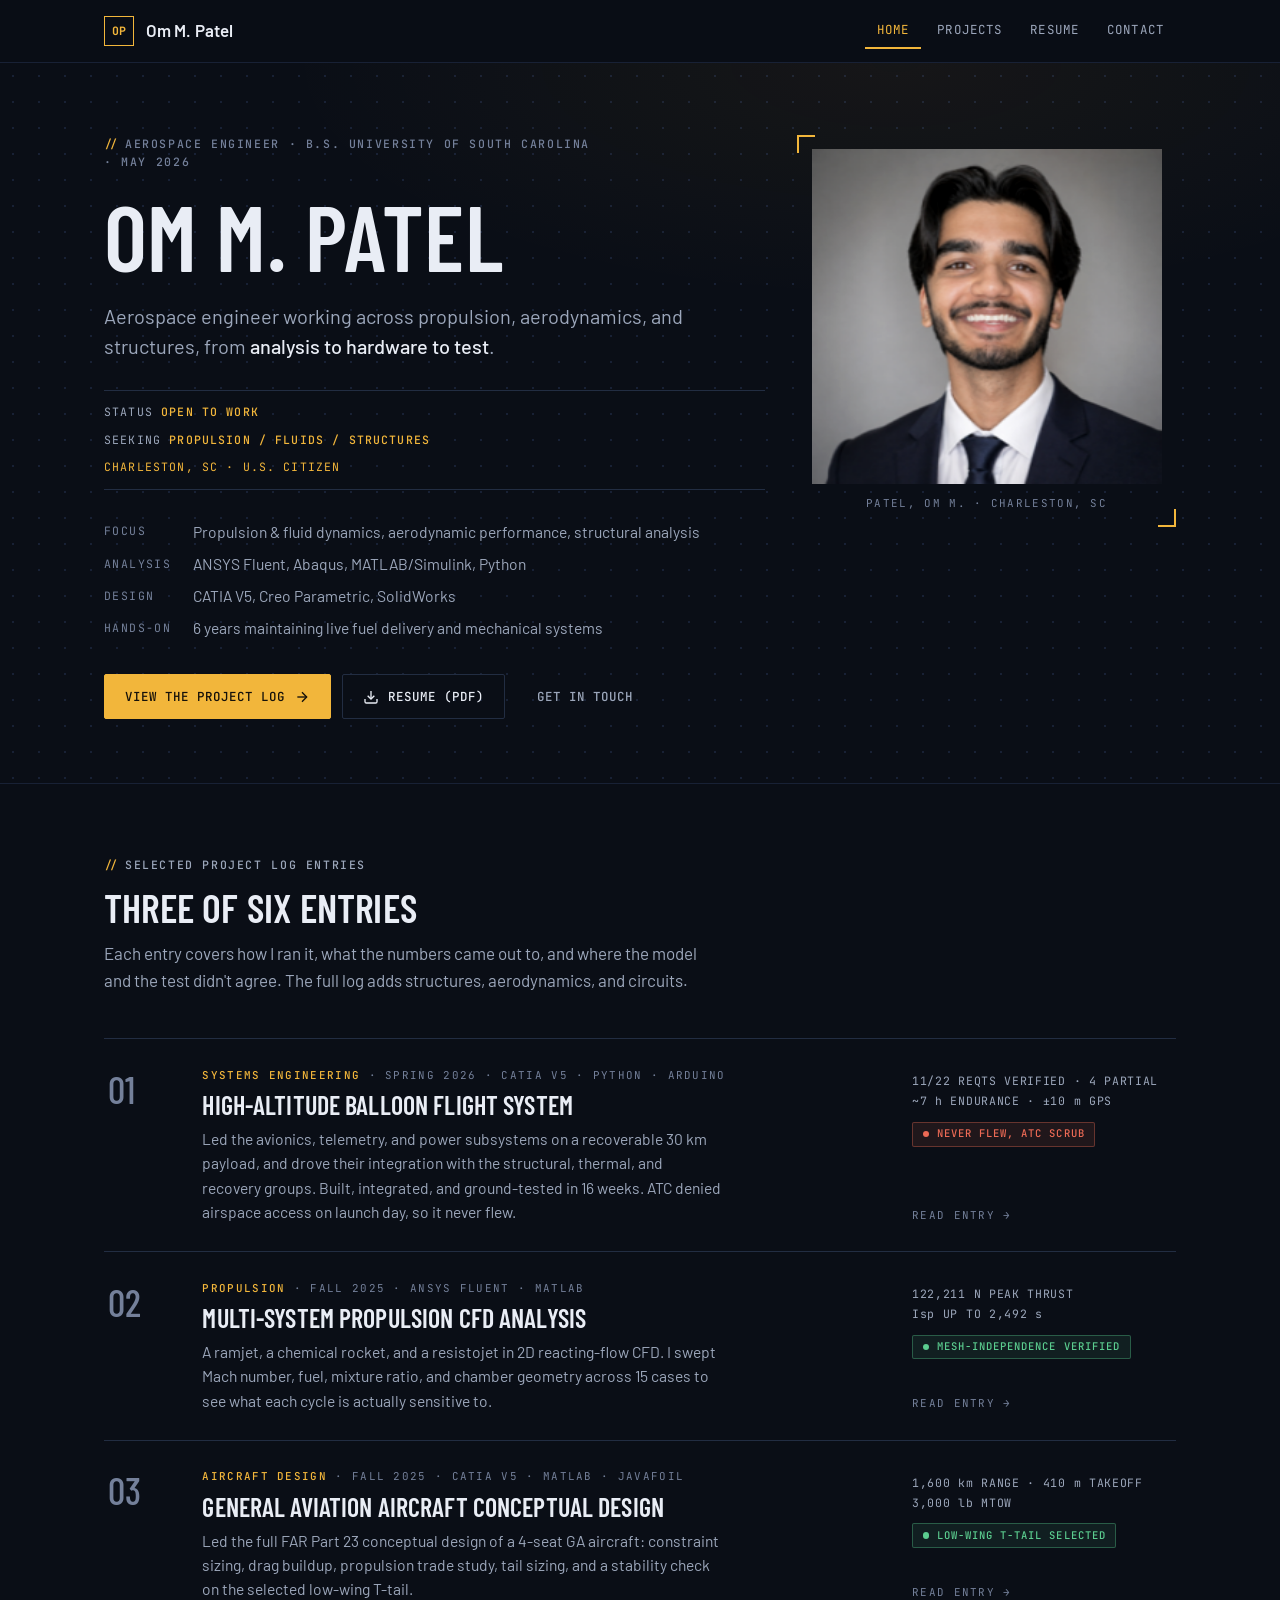
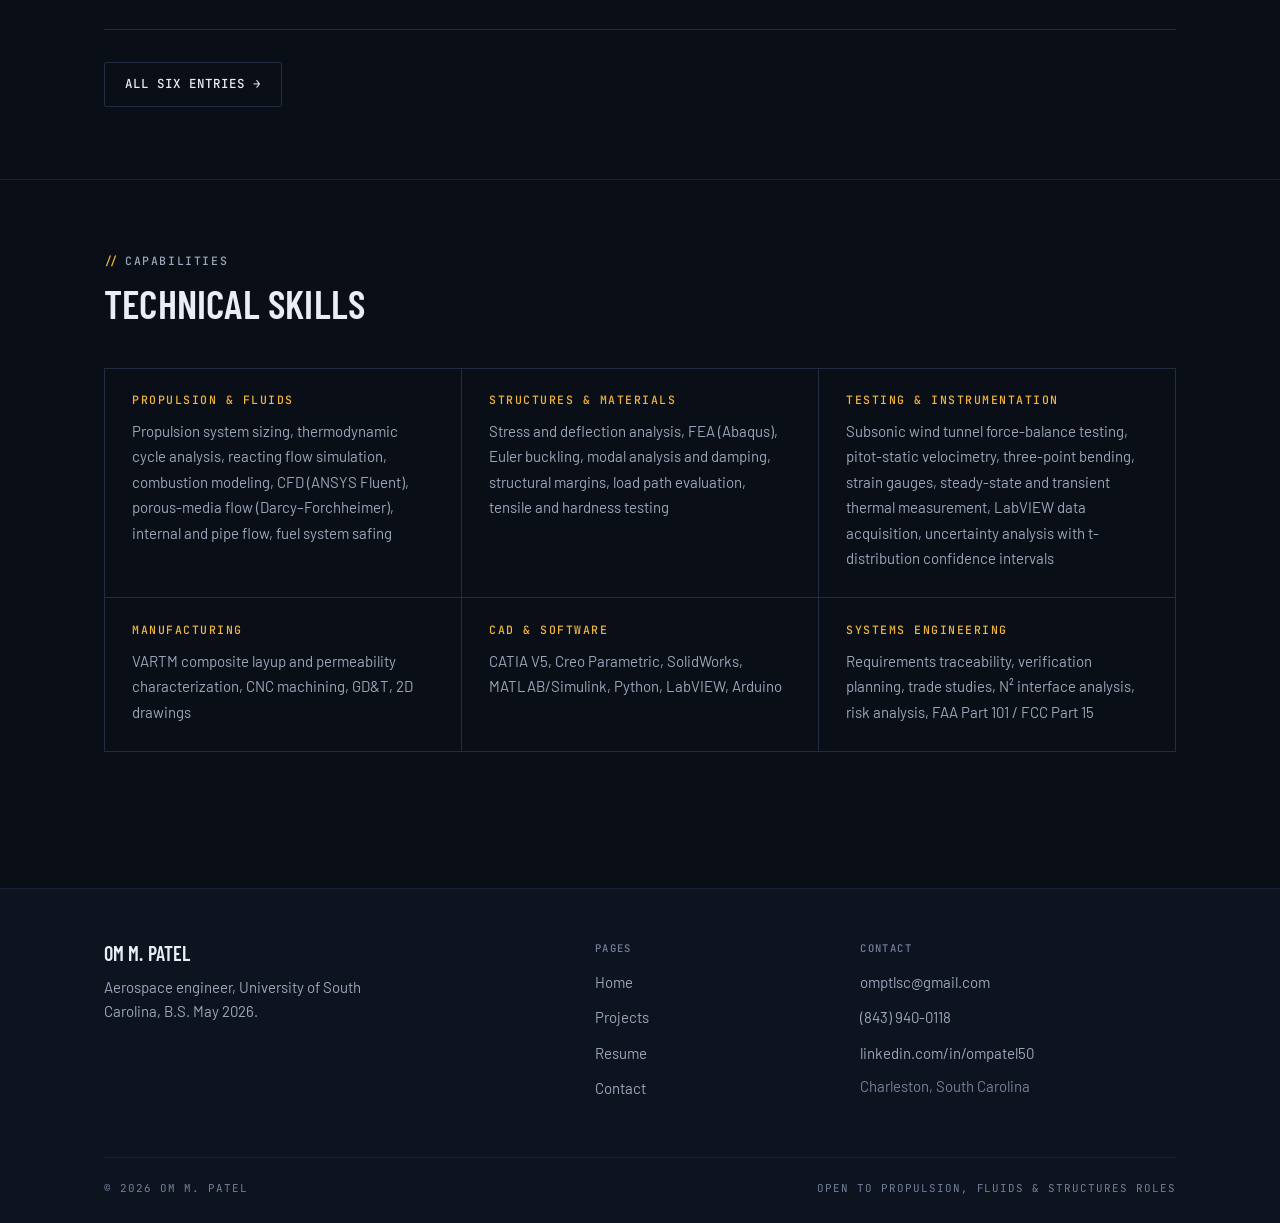
<file: index.html>
<!DOCTYPE html>
<html lang="en">
<head>
<meta charset="UTF-8">
<meta name="viewport" content="width=device-width, initial-scale=1.0">
<title>Om M. Patel | Aerospace Engineering Portfolio</title>
<meta name="description" content="Aerospace engineer, University of South Carolina '26. Propulsion CFD, aircraft conceptual design, and structural FEA, with the results written up as they actually came out.">
<meta name="author" content="Om M. Patel">
<meta name="theme-color" content="#0A0E16">

<meta property="og:title" content="Om M. Patel | Aerospace Engineering Portfolio">
<meta property="og:description" content="Aerospace engineer, University of South Carolina '26. Propulsion CFD, aircraft conceptual design, and structural FEA, with the results written up as they actually came out.">
<meta property="og:type" content="website">

<link rel="icon" href="data:image/svg+xml,<svg xmlns='http://www.w3.org/2000/svg' viewBox='0 0 32 32'><rect width='32' height='32' fill='%230A0E16'/><rect y='28' width='32' height='4' fill='%23F2B63B'/><text x='16' y='21' font-family='monospace' font-size='14' font-weight='700' fill='%23F2B63B' text-anchor='middle'>OP</text></svg>">

<link rel="preconnect" href="https://fonts.googleapis.com">
<link rel="preconnect" href="https://fonts.gstatic.com" crossorigin>
<link href="https://fonts.googleapis.com/css2?family=Barlow:wght@400;500;600&amp;family=Barlow+Condensed:wght@500;600&amp;family=JetBrains+Mono:wght@400;500;700&amp;display=swap" rel="stylesheet">
<link rel="stylesheet" href="css/styles.css">
<script type="application/ld+json">
{"@context":"https://schema.org","@type":"Person","name":"Om Manish Patel","jobTitle":"Aerospace Engineer","email":"mailto:omptlsc@gmail.com","telephone":"(843) 940-0118","address":{"@type":"PostalAddress","addressLocality":"Charleston","addressRegion":"SC","addressCountry":"US"},"alumniOf":{"@type":"CollegeOrUniversity","name":"University of South Carolina"},"sameAs":["https://linkedin.com/in/ompatel50"]}
</script>
</head>
<body>
<a class="skip-link" href="#main">Skip to content</a>
<header class="header">
  <div class="container header-inner">
    <a href="index.html" class="logo">
      <span class="logo-mark" aria-hidden="true">OP</span>
      <span>Om M. Patel</span>
    </a>
    <nav class="nav" aria-label="Main">
      <a href="index.html" class="nav-link is-active" aria-current="page">Home</a>
      <a href="projects.html" class="nav-link">Projects</a>
      <a href="resume.html" class="nav-link">Resume</a>
      <a href="contact.html" class="nav-link">Contact</a>
    </nav>
  </div>
</header>
<main id="main">

<section class="hero">
  <div class="container hero-inner">
    <div>
      <p class="mono-label">Aerospace engineer · B.S. University of South Carolina · May 2026</p>
      <h1>Om M. Patel</h1>
      <p class="hero-thesis">Aerospace engineer working across propulsion, aerodynamics, and structures, from <strong>analysis to hardware to test</strong>.</p>

      <div class="telemetry">
        <span>Status <b>Open to work</b></span>
        <span>Seeking <b>Propulsion / fluids / structures</b></span>
        <span class="tel-loc">Charleston, SC · U.S. Citizen</span>
      </div>

      <dl class="spec">
        <dt>Focus</dt><dd>Propulsion &amp; fluid dynamics, aerodynamic performance, structural analysis</dd>
        <dt>Analysis</dt><dd>ANSYS Fluent, Abaqus, MATLAB/Simulink, Python</dd>
        <dt>Design</dt><dd>CATIA V5, Creo Parametric, SolidWorks</dd>
        <dt>Hands-on</dt><dd>6 years maintaining live fuel delivery and mechanical systems</dd>
      </dl>

      <div class="hero-actions">
        <a href="projects.html" class="btn btn-primary">View the project log
          <svg viewBox="0 0 24 24" fill="none" stroke="currentColor" stroke-width="2" aria-hidden="true"><line x1="5" y1="12" x2="19" y2="12"/><polyline points="12 5 19 12 12 19"/></svg>
        </a>
        <a href="assets/Om_Patel_Resume.pdf" class="btn" download>
          <svg viewBox="0 0 24 24" fill="none" stroke="currentColor" stroke-width="2" aria-hidden="true"><path d="M21 15v4a2 2 0 0 1-2 2H5a2 2 0 0 1-2-2v-4"/><polyline points="7 10 12 15 17 10"/><line x1="12" y1="15" x2="12" y2="3"/></svg>
          Resume (PDF)
        </a>
        <a href="contact.html" class="btn btn-ghost">Get in touch</a>
      </div>
    </div>

    <figure class="hero-portrait">
      <img src="assets/headshot.jpg" alt="Om M. Patel" width="350" height="334">
      <figcaption>Patel, Om M. · Charleston, SC</figcaption>
    </figure>
  </div>
</section>

<section class="section" aria-labelledby="log-title">
  <div class="container">
    <div class="sec-head">
      <p class="mono-label">Selected project log entries</p>
      <h2 id="log-title">Three of six entries</h2>
      <p>Each entry covers how I ran it, what the numbers came out to, and where the model
      and the test didn't agree. The full log adds structures, aerodynamics, and circuits.</p>
    </div>

    <ul class="log-list">
      <li>
        <a class="log-row reveal" href="projects/habsat.html">
          <span class="log-idx" aria-hidden="true">01</span>
          <span class="log-main">
            <span class="log-kicker"><b>Systems engineering</b> · Spring 2026 · CATIA V5 · Python · Arduino</span>
            <span class="log-title">High-Altitude Balloon Flight System</span>
            <span class="log-desc">Led the avionics, telemetry, and power subsystems on a recoverable 30 km payload, and drove their integration with the structural, thermal, and recovery groups. Built, integrated, and ground-tested in 16 weeks. ATC denied airspace access on launch day, so it never flew.</span>
          </span>
          <span class="log-side">
            <span class="log-data">11/22 REQTS VERIFIED · 4 PARTIAL<br>~7 h ENDURANCE · ±10 m GPS</span>
            <span class="flag flag-bad">Never flew, ATC scrub</span>
            <span class="log-go">Read entry →</span>
          </span>
        </a>
      </li>
      <li>
        <a class="log-row reveal" href="projects/propulsion.html">
          <span class="log-idx" aria-hidden="true">02</span>
          <span class="log-main">
            <span class="log-kicker"><b>Propulsion</b> · Fall 2025 · ANSYS Fluent · MATLAB</span>
            <span class="log-title">Multi-System Propulsion CFD Analysis</span>
            <span class="log-desc">A ramjet, a chemical rocket, and a resistojet in 2D reacting-flow CFD. I swept Mach number, fuel, mixture ratio, and chamber geometry across 15 cases to see what each cycle is actually sensitive to.</span>
          </span>
          <span class="log-side">
            <span class="log-data">122,211 N PEAK THRUST<br>Isp UP TO 2,492 s</span>
            <span class="flag flag-ok">Mesh-independence verified</span>
            <span class="log-go">Read entry →</span>
          </span>
        </a>
      </li>
      <li>
        <a class="log-row reveal" href="projects/aircraft-design.html">
          <span class="log-idx" aria-hidden="true">03</span>
          <span class="log-main">
            <span class="log-kicker"><b>Aircraft design</b> · Fall 2025 · CATIA V5 · MATLAB · JavaFoil</span>
            <span class="log-title">General Aviation Aircraft Conceptual Design</span>
            <span class="log-desc">Led the full FAR Part 23 conceptual design of a 4-seat GA aircraft: constraint sizing, drag buildup, propulsion trade study, tail sizing, and a stability check on the selected low-wing T-tail.</span>
          </span>
          <span class="log-side">
            <span class="log-data">1,600 km RANGE · 410 m TAKEOFF<br>3,000 lb MTOW</span>
            <span class="flag flag-ok">Low-wing T-tail selected</span>
            <span class="log-go">Read entry →</span>
          </span>
        </a>
      </li>
    </ul>

    <div class="btn-row" style="margin-top:2rem">
      <a href="projects.html" class="btn">All six entries →</a>
    </div>
  </div>
</section>

<section class="section" aria-labelledby="skills-title">
  <div class="container">
    <div class="sec-head">
      <p class="mono-label">Capabilities</p>
      <h2 id="skills-title">Technical skills</h2>
    </div>

    <div class="skills-grid">
      <div class="skill-block reveal">
        <h3>Propulsion &amp; fluids</h3>
        <p>Propulsion system sizing, thermodynamic cycle analysis, reacting flow simulation, combustion modeling, CFD (ANSYS Fluent), porous-media flow (Darcy–Forchheimer), internal and pipe flow, fuel system safing</p>
      </div>
      <div class="skill-block reveal">
        <h3>Structures &amp; materials</h3>
        <p>Stress and deflection analysis, FEA (Abaqus), Euler buckling, modal analysis and damping, structural margins, load path evaluation, tensile and hardness testing</p>
      </div>
      <div class="skill-block reveal">
        <h3>Testing &amp; instrumentation</h3>
        <p>Subsonic wind tunnel force-balance testing, pitot-static velocimetry, three-point bending, strain gauges, steady-state and transient thermal measurement, LabVIEW data acquisition, uncertainty analysis with t-distribution confidence intervals</p>
      </div>
      <div class="skill-block reveal">
        <h3>Manufacturing</h3>
        <p>VARTM composite layup and permeability characterization, CNC machining, GD&amp;T, 2D drawings</p>
      </div>
      <div class="skill-block reveal">
        <h3>CAD &amp; software</h3>
        <p>CATIA V5, Creo Parametric, SolidWorks, MATLAB/Simulink, Python, LabVIEW, Arduino</p>
      </div>
      <div class="skill-block reveal">
        <h3>Systems engineering</h3>
        <p>Requirements traceability, verification planning, trade studies, N² interface analysis, risk analysis, FAA Part 101 / FCC Part 15</p>
      </div>
    </div>
  </div>
</section>
</main>
<footer class="footer">
  <div class="container">
    <div class="footer-grid">
      <div>
        <h2>Om M. Patel</h2>
        <p>Aerospace engineer, University of South Carolina, B.S. May 2026.</p>
      </div>
      <div>
        <h3>Pages</h3>
        <ul>
          <li><a href="index.html">Home</a></li>
          <li><a href="projects.html">Projects</a></li>
          <li><a href="resume.html">Resume</a></li>
          <li><a href="contact.html">Contact</a></li>
        </ul>
      </div>
      <div>
        <h3>Contact</h3>
        <ul>
          <li><a href="mailto:omptlsc@gmail.com">omptlsc@gmail.com</a></li>
          <li><a href="tel:+18439400118">(843) 940-0118</a></li>
          <li><a href="https://linkedin.com/in/ompatel50" target="_blank" rel="noopener">linkedin.com/in/ompatel50</a></li>
          <li class="plain">Charleston, South Carolina</li>
        </ul>
      </div>
    </div>
    <div class="footer-bottom">
      <span>© 2026 Om M. Patel</span>
      <span>Open to propulsion, fluids &amp; structures roles</span>
    </div>
  </div>
</footer>

<script src="js/main.js"></script>
</body>
</html>
</file>
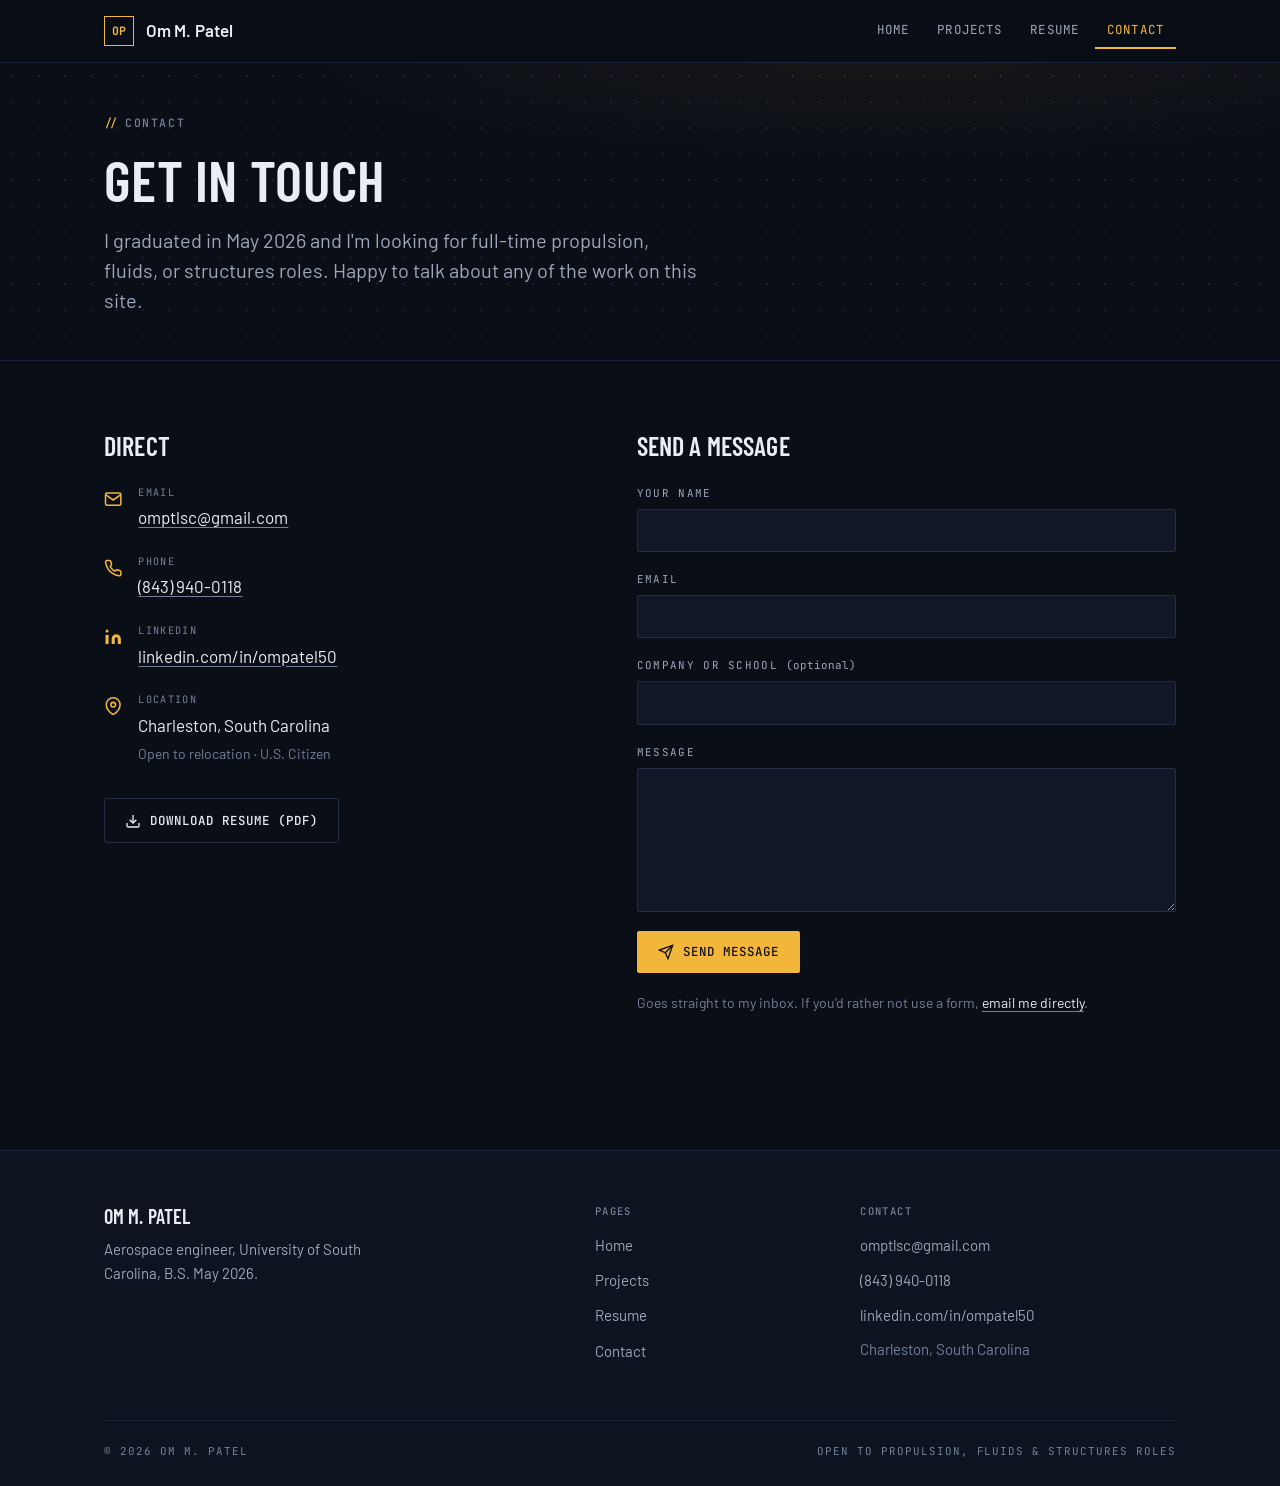
<file: contact.html>
<!DOCTYPE html>
<html lang="en">
<head>
<meta charset="UTF-8">
<meta name="viewport" content="width=device-width, initial-scale=1.0">
<title>Contact | Om M. Patel</title>
<meta name="description" content="Get in touch with Om M. Patel, aerospace engineer seeking full-time propulsion, fluids, and structures roles.">
<meta name="author" content="Om M. Patel">
<meta name="theme-color" content="#0A0E16">

<meta property="og:title" content="Contact | Om M. Patel">
<meta property="og:description" content="Get in touch with Om M. Patel, aerospace engineer seeking full-time propulsion, fluids, and structures roles.">
<meta property="og:type" content="website">

<link rel="icon" href="data:image/svg+xml,<svg xmlns='http://www.w3.org/2000/svg' viewBox='0 0 32 32'><rect width='32' height='32' fill='%230A0E16'/><rect y='28' width='32' height='4' fill='%23F2B63B'/><text x='16' y='21' font-family='monospace' font-size='14' font-weight='700' fill='%23F2B63B' text-anchor='middle'>OP</text></svg>">

<link rel="preconnect" href="https://fonts.googleapis.com">
<link rel="preconnect" href="https://fonts.gstatic.com" crossorigin>
<link href="https://fonts.googleapis.com/css2?family=Barlow:wght@400;500;600&amp;family=Barlow+Condensed:wght@500;600&amp;family=JetBrains+Mono:wght@400;500;700&amp;display=swap" rel="stylesheet">
<link rel="stylesheet" href="css/styles.css">
</head>
<body>
<a class="skip-link" href="#main">Skip to content</a>
<header class="header">
  <div class="container header-inner">
    <a href="index.html" class="logo">
      <span class="logo-mark" aria-hidden="true">OP</span>
      <span>Om M. Patel</span>
    </a>
    <nav class="nav" aria-label="Main">
      <a href="index.html" class="nav-link">Home</a>
      <a href="projects.html" class="nav-link">Projects</a>
      <a href="resume.html" class="nav-link">Resume</a>
      <a href="contact.html" class="nav-link is-active" aria-current="page">Contact</a>
    </nav>
  </div>
</header>
<main id="main">

<section class="hero" style="padding-block:3.2rem 2.8rem">
  <div class="container">
    <p class="mono-label">Contact</p>
    <h1 style="font-size:var(--step-4);margin-block:.6rem 1rem">Get in touch</h1>
    <p class="hero-thesis" style="margin-bottom:0">I graduated in May 2026 and I'm looking for
    full-time propulsion, fluids, or structures roles. Happy to talk about any of the work on
    this site.</p>
  </div>
</section>

<section class="section">
  <div class="container contact-grid">
    <div>
      <h2 style="font-size:var(--step-2)">Direct</h2>
      <dl class="contact-list">
        <div class="contact-row">
          <svg viewBox="0 0 24 24" fill="none" stroke="currentColor" stroke-width="2" aria-hidden="true"><rect x="2" y="4" width="20" height="16" rx="2"/><polyline points="22,6 12,13 2,6"/></svg>
          <div><dt>Email</dt><dd><a href="mailto:omptlsc@gmail.com">omptlsc@gmail.com</a></dd></div>
        </div>
        <div class="contact-row">
          <svg viewBox="0 0 24 24" fill="none" stroke="currentColor" stroke-width="2" aria-hidden="true"><path d="M22 16.9v3a2 2 0 0 1-2.2 2 19.8 19.8 0 0 1-8.6-3.1 19.5 19.5 0 0 1-6-6A19.8 19.8 0 0 1 2 4.2 2 2 0 0 1 4 2h3a2 2 0 0 1 2 1.7c.1 1 .4 1.9.7 2.8a2 2 0 0 1-.5 2.1L8.1 9.9a16 16 0 0 0 6 6l1.3-1.1a2 2 0 0 1 2.1-.5c.9.3 1.8.6 2.8.7a2 2 0 0 1 1.7 2z"/></svg>
          <div><dt>Phone</dt><dd><a href="tel:+18439400118">(843) 940-0118</a></dd></div>
        </div>
        <div class="contact-row">
          <svg viewBox="0 0 24 24" fill="currentColor" aria-hidden="true"><path d="M16 8a6 6 0 0 1 6 6v7h-4v-7a2 2 0 0 0-4 0v7h-4v-7a6 6 0 0 1 6-6z"/><rect x="2" y="9" width="4" height="12"/><circle cx="4" cy="4" r="2"/></svg>
          <div><dt>LinkedIn</dt><dd><a href="https://linkedin.com/in/ompatel50" target="_blank" rel="noopener">linkedin.com/in/ompatel50</a></dd></div>
        </div>
        <div class="contact-row">
          <svg viewBox="0 0 24 24" fill="none" stroke="currentColor" stroke-width="2" aria-hidden="true"><path d="M21 10c0 7-9 13-9 13s-9-6-9-13a9 9 0 0 1 18 0z"/><circle cx="12" cy="10" r="3"/></svg>
          <div><dt>Location</dt><dd>Charleston, South Carolina<br><span class="sub">Open to relocation · U.S. Citizen</span></dd></div>
        </div>
      </dl>

      <div style="margin-top:2rem">
        <a href="assets/Om_Patel_Resume.pdf" class="btn" download>
          <svg viewBox="0 0 24 24" fill="none" stroke="currentColor" stroke-width="2" aria-hidden="true"><path d="M21 15v4a2 2 0 0 1-2 2H5a2 2 0 0 1-2-2v-4"/><polyline points="7 10 12 15 17 10"/><line x1="12" y1="15" x2="12" y2="3"/></svg>
          Download resume (PDF)
        </a>
      </div>
    </div>

    <div>
      <h2 style="font-size:var(--step-2)">Send a message</h2>
      <form class="form contact-form" action="https://formsubmit.co/omptlsc@gmail.com" method="POST">
        <input type="hidden" name="_subject" value="Portfolio enquiry">
        <input type="hidden" name="_captcha" value="false">
        <input type="hidden" name="_template" value="table">
        <input type="text" name="_honey" style="display:none" tabindex="-1" autocomplete="off" aria-hidden="true">

        <div class="field">
          <label for="name">Your name</label>
          <input type="text" id="name" name="name" required autocomplete="name">
          <span class="field-error" role="alert"></span>
        </div>
        <div class="field">
          <label for="email">Email</label>
          <input type="email" id="email" name="email" required autocomplete="email">
          <span class="field-error" role="alert"></span>
        </div>
        <div class="field">
          <label for="company">Company or school <span style="text-transform:none;letter-spacing:0">(optional)</span></label>
          <input type="text" id="company" name="company" autocomplete="organization">
        </div>
        <div class="field">
          <label for="message">Message</label>
          <textarea id="message" name="message" required></textarea>
          <span class="field-error" role="alert"></span>
        </div>

        <div>
          <button type="submit" class="btn btn-primary">
            <svg viewBox="0 0 24 24" fill="none" stroke="currentColor" stroke-width="2" aria-hidden="true"><line x1="22" y1="2" x2="11" y2="13"/><polygon points="22 2 15 22 11 13 2 9 22 2"/></svg>
            Send message
          </button>
        </div>
        <p class="form-note">Goes straight to my inbox. If you'd rather not use a form,
        <a href="mailto:omptlsc@gmail.com">email me directly</a>.</p>
      </form>
    </div>
  </div>
</section>
</main>
<footer class="footer">
  <div class="container">
    <div class="footer-grid">
      <div>
        <h2>Om M. Patel</h2>
        <p>Aerospace engineer, University of South Carolina, B.S. May 2026.</p>
      </div>
      <div>
        <h3>Pages</h3>
        <ul>
          <li><a href="index.html">Home</a></li>
          <li><a href="projects.html">Projects</a></li>
          <li><a href="resume.html">Resume</a></li>
          <li><a href="contact.html">Contact</a></li>
        </ul>
      </div>
      <div>
        <h3>Contact</h3>
        <ul>
          <li><a href="mailto:omptlsc@gmail.com">omptlsc@gmail.com</a></li>
          <li><a href="tel:+18439400118">(843) 940-0118</a></li>
          <li><a href="https://linkedin.com/in/ompatel50" target="_blank" rel="noopener">linkedin.com/in/ompatel50</a></li>
          <li class="plain">Charleston, South Carolina</li>
        </ul>
      </div>
    </div>
    <div class="footer-bottom">
      <span>© 2026 Om M. Patel</span>
      <span>Open to propulsion, fluids &amp; structures roles</span>
    </div>
  </div>
</footer>

<script src="js/main.js"></script>
</body>
</html>
</file>
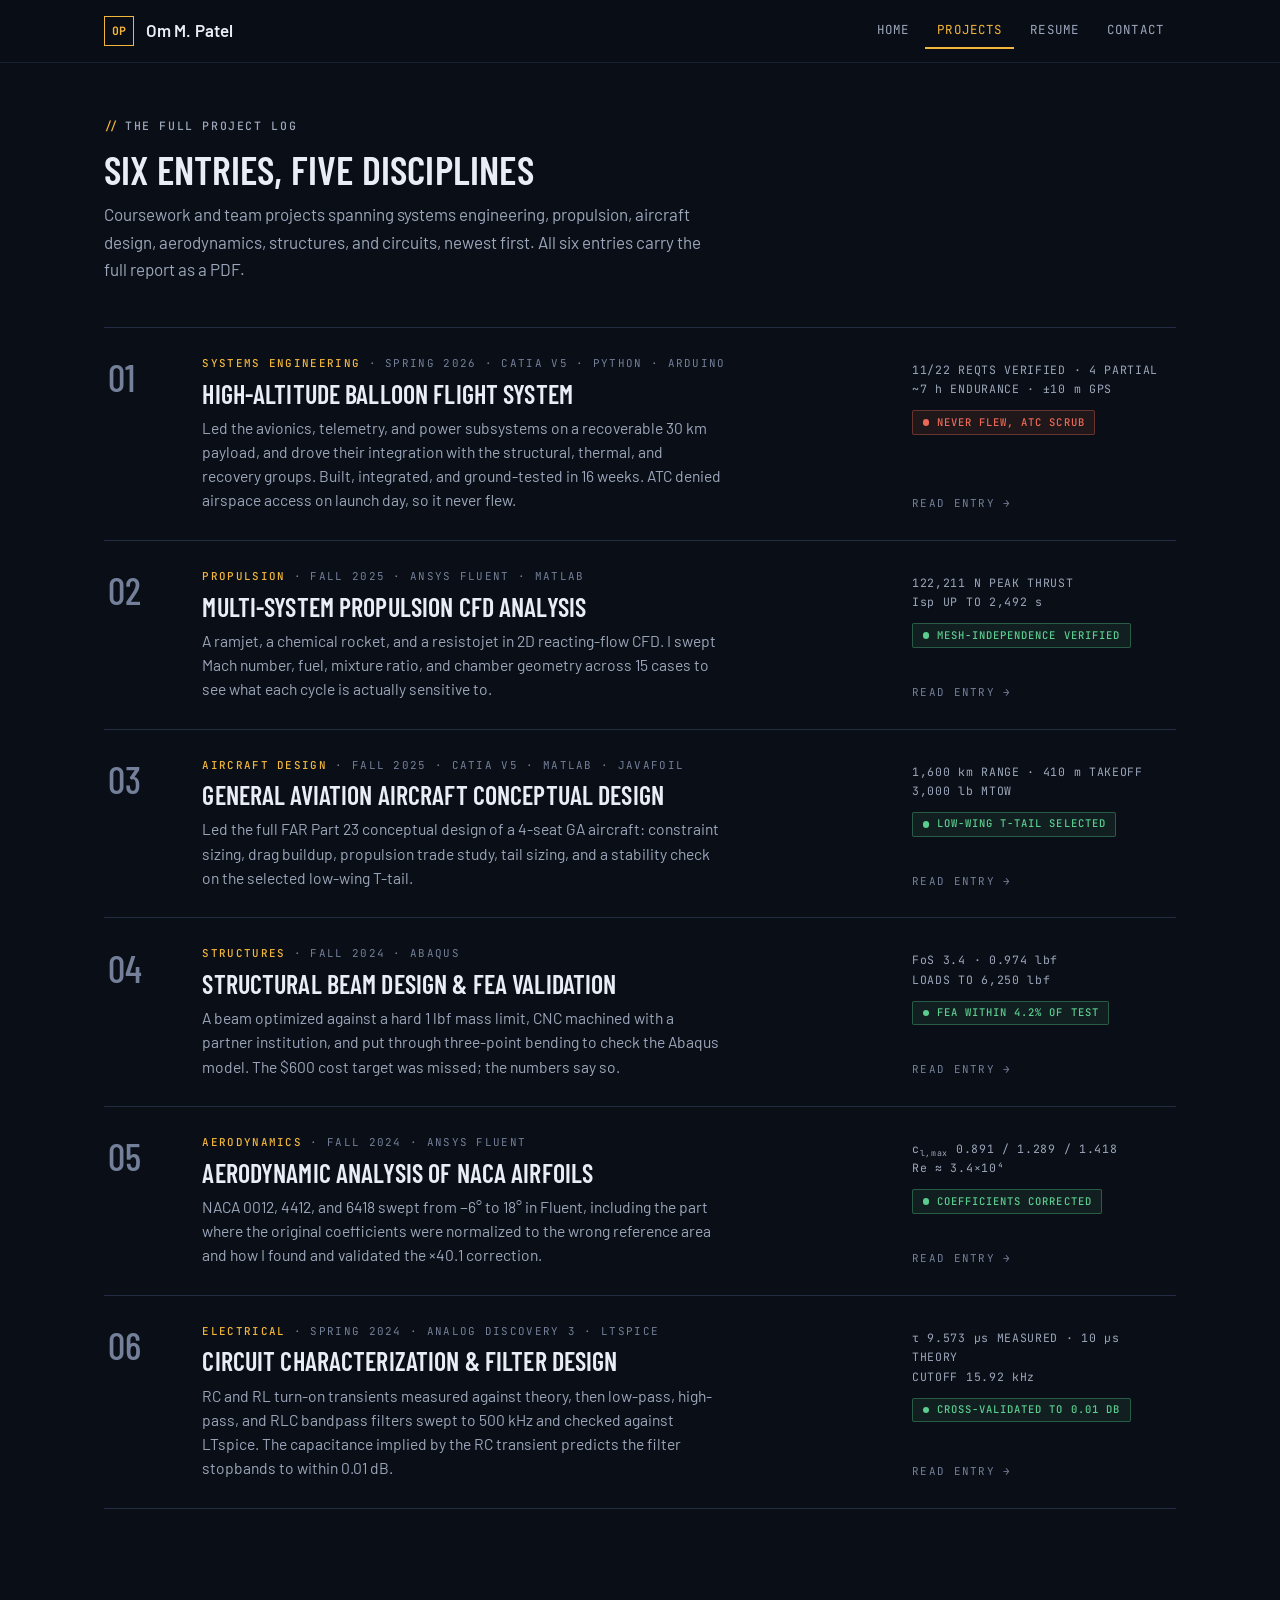
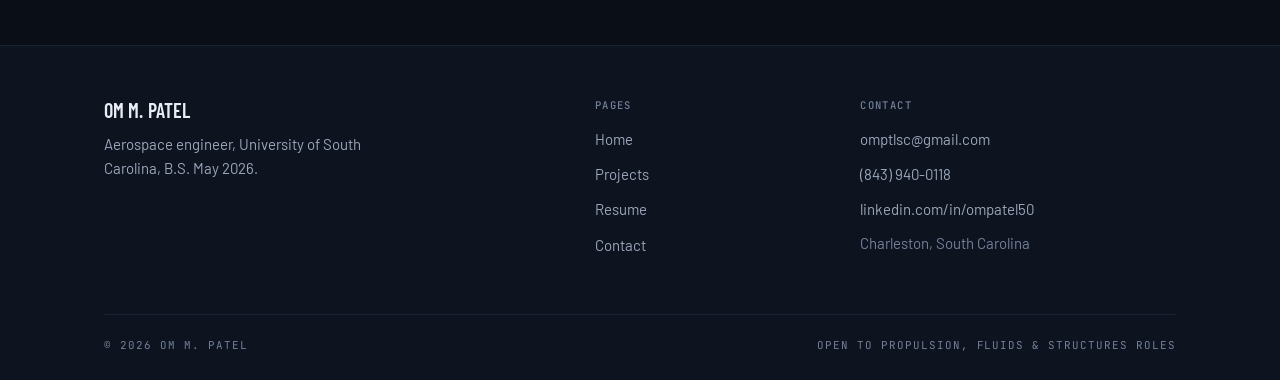
<file: projects.html>
<!DOCTYPE html>
<html lang="en">
<head>
<meta charset="UTF-8">
<meta name="viewport" content="width=device-width, initial-scale=1.0">
<title>Project Log | Om M. Patel</title>
<meta name="description" content="Six aerospace engineering projects: high-altitude balloon systems, propulsion CFD, aircraft conceptual design, structural FEA validated against test, airfoil analysis, and circuits.">
<meta name="author" content="Om M. Patel">
<meta name="theme-color" content="#0A0E16">

<meta property="og:title" content="Project Log | Om M. Patel">
<meta property="og:description" content="Six aerospace engineering projects: high-altitude balloon systems, propulsion CFD, aircraft conceptual design, structural FEA validated against test, airfoil analysis, and circuits.">
<meta property="og:type" content="website">

<link rel="icon" href="data:image/svg+xml,<svg xmlns='http://www.w3.org/2000/svg' viewBox='0 0 32 32'><rect width='32' height='32' fill='%230A0E16'/><rect y='28' width='32' height='4' fill='%23F2B63B'/><text x='16' y='21' font-family='monospace' font-size='14' font-weight='700' fill='%23F2B63B' text-anchor='middle'>OP</text></svg>">

<link rel="preconnect" href="https://fonts.googleapis.com">
<link rel="preconnect" href="https://fonts.gstatic.com" crossorigin>
<link href="https://fonts.googleapis.com/css2?family=Barlow:wght@400;500;600&amp;family=Barlow+Condensed:wght@500;600&amp;family=JetBrains+Mono:wght@400;500;700&amp;display=swap" rel="stylesheet">
<link rel="stylesheet" href="css/styles.css">
</head>
<body>
<a class="skip-link" href="#main">Skip to content</a>
<header class="header">
  <div class="container header-inner">
    <a href="index.html" class="logo">
      <span class="logo-mark" aria-hidden="true">OP</span>
      <span>Om M. Patel</span>
    </a>
    <nav class="nav" aria-label="Main">
      <a href="index.html" class="nav-link">Home</a>
      <a href="projects.html" class="nav-link is-active" aria-current="page">Projects</a>
      <a href="resume.html" class="nav-link">Resume</a>
      <a href="contact.html" class="nav-link">Contact</a>
    </nav>
  </div>
</header>
<main id="main">

<section class="section" style="padding-top:3.4rem" aria-labelledby="log-title">
  <div class="container">
    <div class="sec-head">
      <p class="mono-label">The full project log</p>
      <h2 id="log-title">Six entries, five disciplines</h2>
      <p>Coursework and team projects spanning systems engineering, propulsion, aircraft
      design, aerodynamics, structures, and circuits, newest first. All six entries carry the
      full report as a PDF.</p>
    </div>

    <ul class="log-list">
      <li>
        <a class="log-row reveal" href="projects/habsat.html">
          <span class="log-idx" aria-hidden="true">01</span>
          <span class="log-main">
            <span class="log-kicker"><b>Systems engineering</b> · Spring 2026 · CATIA V5 · Python · Arduino</span>
            <span class="log-title">High-Altitude Balloon Flight System</span>
            <span class="log-desc">Led the avionics, telemetry, and power subsystems on a recoverable 30 km payload, and drove their integration with the structural, thermal, and recovery groups. Built, integrated, and ground-tested in 16 weeks. ATC denied airspace access on launch day, so it never flew.</span>
          </span>
          <span class="log-side">
            <span class="log-data">11/22 REQTS VERIFIED · 4 PARTIAL<br>~7 h ENDURANCE · ±10 m GPS</span>
            <span class="flag flag-bad">Never flew, ATC scrub</span>
            <span class="log-go">Read entry →</span>
          </span>
        </a>
      </li>
      <li>
        <a class="log-row reveal" href="projects/propulsion.html">
          <span class="log-idx" aria-hidden="true">02</span>
          <span class="log-main">
            <span class="log-kicker"><b>Propulsion</b> · Fall 2025 · ANSYS Fluent · MATLAB</span>
            <span class="log-title">Multi-System Propulsion CFD Analysis</span>
            <span class="log-desc">A ramjet, a chemical rocket, and a resistojet in 2D reacting-flow CFD. I swept Mach number, fuel, mixture ratio, and chamber geometry across 15 cases to see what each cycle is actually sensitive to.</span>
          </span>
          <span class="log-side">
            <span class="log-data">122,211 N PEAK THRUST<br>Isp UP TO 2,492 s</span>
            <span class="flag flag-ok">Mesh-independence verified</span>
            <span class="log-go">Read entry →</span>
          </span>
        </a>
      </li>
      <li>
        <a class="log-row reveal" href="projects/aircraft-design.html">
          <span class="log-idx" aria-hidden="true">03</span>
          <span class="log-main">
            <span class="log-kicker"><b>Aircraft design</b> · Fall 2025 · CATIA V5 · MATLAB · JavaFoil</span>
            <span class="log-title">General Aviation Aircraft Conceptual Design</span>
            <span class="log-desc">Led the full FAR Part 23 conceptual design of a 4-seat GA aircraft: constraint sizing, drag buildup, propulsion trade study, tail sizing, and a stability check on the selected low-wing T-tail.</span>
          </span>
          <span class="log-side">
            <span class="log-data">1,600 km RANGE · 410 m TAKEOFF<br>3,000 lb MTOW</span>
            <span class="flag flag-ok">Low-wing T-tail selected</span>
            <span class="log-go">Read entry →</span>
          </span>
        </a>
      </li>
      <li>
        <a class="log-row reveal" href="projects/structural-beam.html">
          <span class="log-idx" aria-hidden="true">04</span>
          <span class="log-main">
            <span class="log-kicker"><b>Structures</b> · Fall 2024 · Abaqus</span>
            <span class="log-title">Structural Beam Design &amp; FEA Validation</span>
            <span class="log-desc">A beam optimized against a hard 1 lbf mass limit, CNC machined with a partner institution, and put through three-point bending to check the Abaqus model. The $600 cost target was missed; the numbers say so.</span>
          </span>
          <span class="log-side">
            <span class="log-data">FoS 3.4 · 0.974 lbf<br>LOADS TO 6,250 lbf</span>
            <span class="flag flag-ok">FEA within 4.2% of test</span>
            <span class="log-go">Read entry →</span>
          </span>
        </a>
      </li>
      <li>
        <a class="log-row reveal" href="projects/cfd-analysis.html">
          <span class="log-idx" aria-hidden="true">05</span>
          <span class="log-main">
            <span class="log-kicker"><b>Aerodynamics</b> · Fall 2024 · ANSYS Fluent</span>
            <span class="log-title">Aerodynamic Analysis of NACA Airfoils</span>
            <span class="log-desc">NACA 0012, 4412, and 6418 swept from −6° to 18° in Fluent, including the part where the original coefficients were normalized to the wrong reference area and how I found and validated the ×40.1 correction.</span>
          </span>
          <span class="log-side">
            <span class="log-data">c<sub>l,max</sub> 0.891 / 1.289 / 1.418<br>Re ≈ 3.4×10⁴</span>
            <span class="flag flag-ok">Coefficients corrected</span>
            <span class="log-go">Read entry →</span>
          </span>
        </a>
      </li>
      <li>
        <a class="log-row reveal" href="projects/electrical-systems.html">
          <span class="log-idx" aria-hidden="true">06</span>
          <span class="log-main">
            <span class="log-kicker"><b>Electrical</b> · Spring 2024 · Analog Discovery 3 · LTspice</span>
            <span class="log-title">Circuit Characterization &amp; Filter Design</span>
            <span class="log-desc">RC and RL turn-on transients measured against theory, then low-pass, high-pass, and RLC bandpass filters swept to 500 kHz and checked against LTspice. The capacitance implied by the RC transient predicts the filter stopbands to within 0.01 dB.</span>
          </span>
          <span class="log-side">
            <span class="log-data">τ 9.573 µs MEASURED · 10 µs THEORY<br>CUTOFF 15.92 kHz</span>
            <span class="flag flag-ok">Cross-validated to 0.01 dB</span>
            <span class="log-go">Read entry →</span>
          </span>
        </a>
      </li>
    </ul>
  </div>
</section>
</main>
<footer class="footer">
  <div class="container">
    <div class="footer-grid">
      <div>
        <h2>Om M. Patel</h2>
        <p>Aerospace engineer, University of South Carolina, B.S. May 2026.</p>
      </div>
      <div>
        <h3>Pages</h3>
        <ul>
          <li><a href="index.html">Home</a></li>
          <li><a href="projects.html">Projects</a></li>
          <li><a href="resume.html">Resume</a></li>
          <li><a href="contact.html">Contact</a></li>
        </ul>
      </div>
      <div>
        <h3>Contact</h3>
        <ul>
          <li><a href="mailto:omptlsc@gmail.com">omptlsc@gmail.com</a></li>
          <li><a href="tel:+18439400118">(843) 940-0118</a></li>
          <li><a href="https://linkedin.com/in/ompatel50" target="_blank" rel="noopener">linkedin.com/in/ompatel50</a></li>
          <li class="plain">Charleston, South Carolina</li>
        </ul>
      </div>
    </div>
    <div class="footer-bottom">
      <span>© 2026 Om M. Patel</span>
      <span>Open to propulsion, fluids &amp; structures roles</span>
    </div>
  </div>
</footer>

<script src="js/main.js"></script>
</body>
</html>
</file>
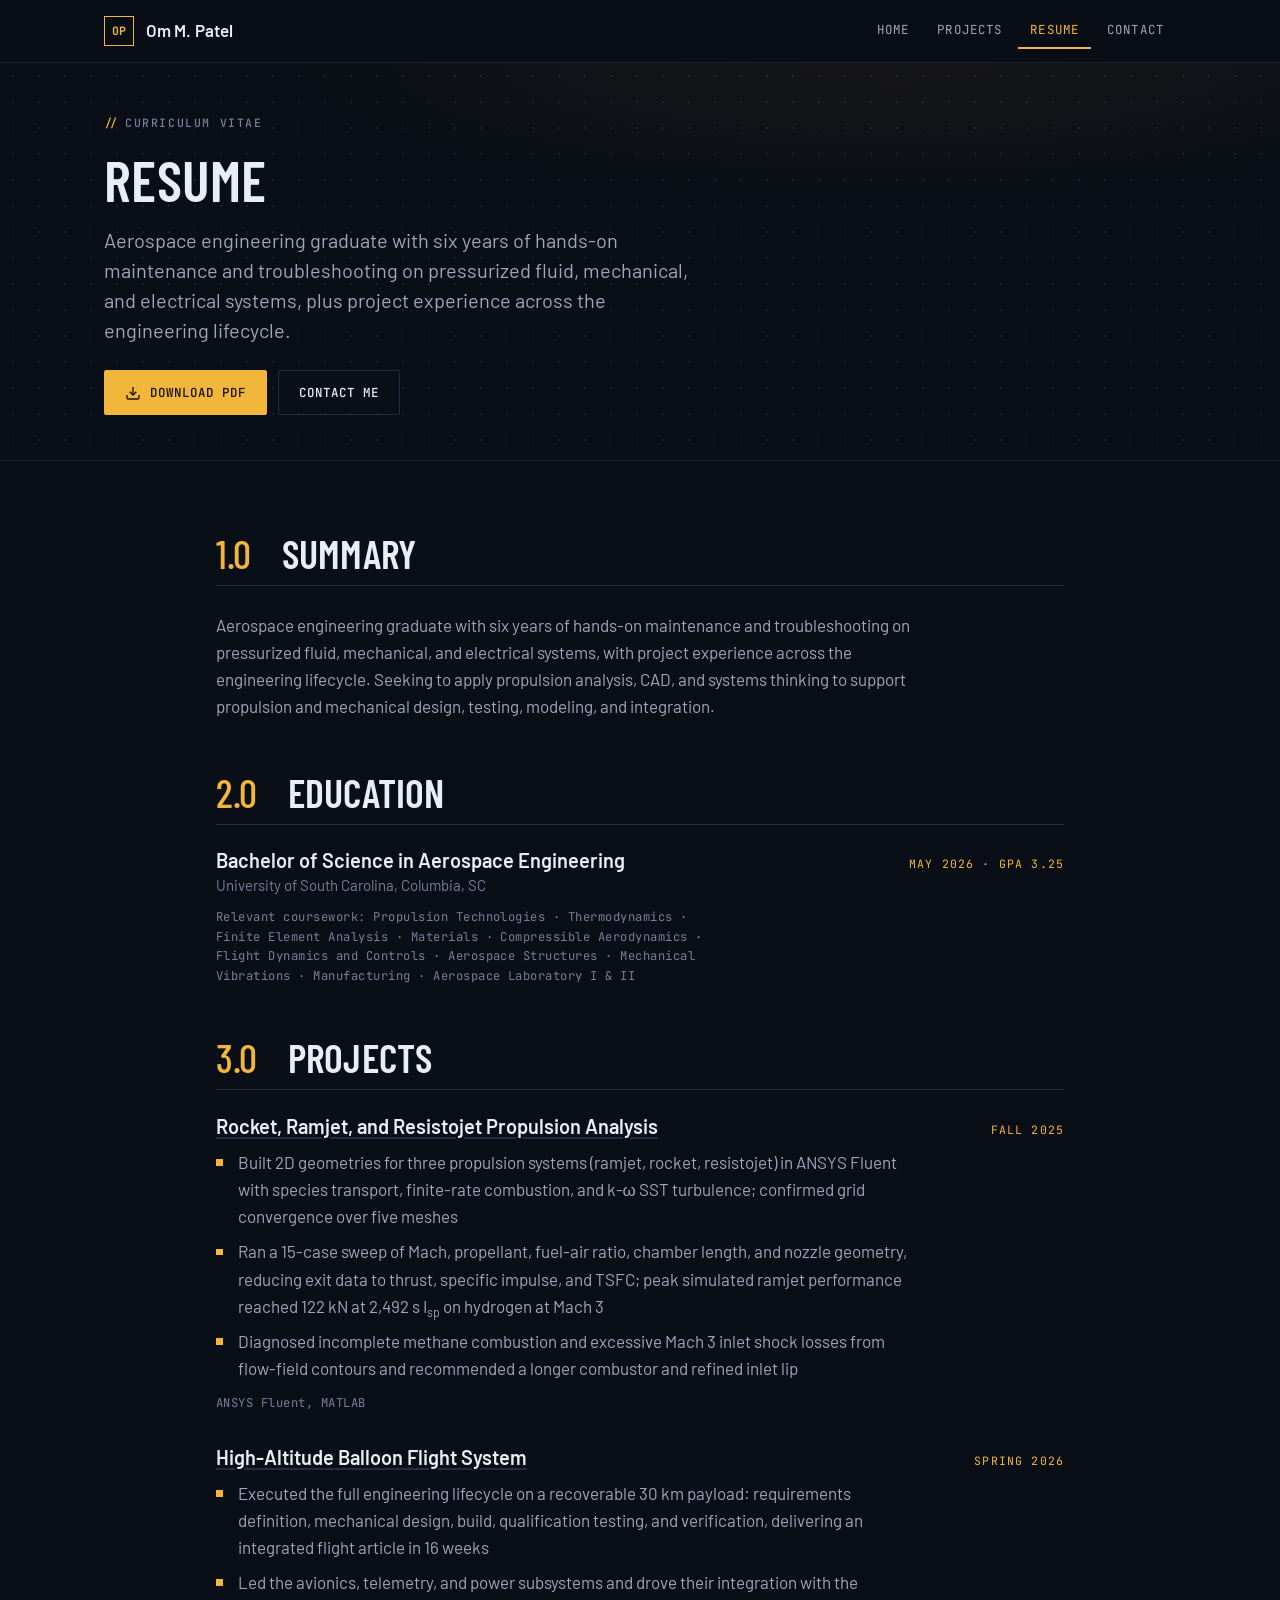
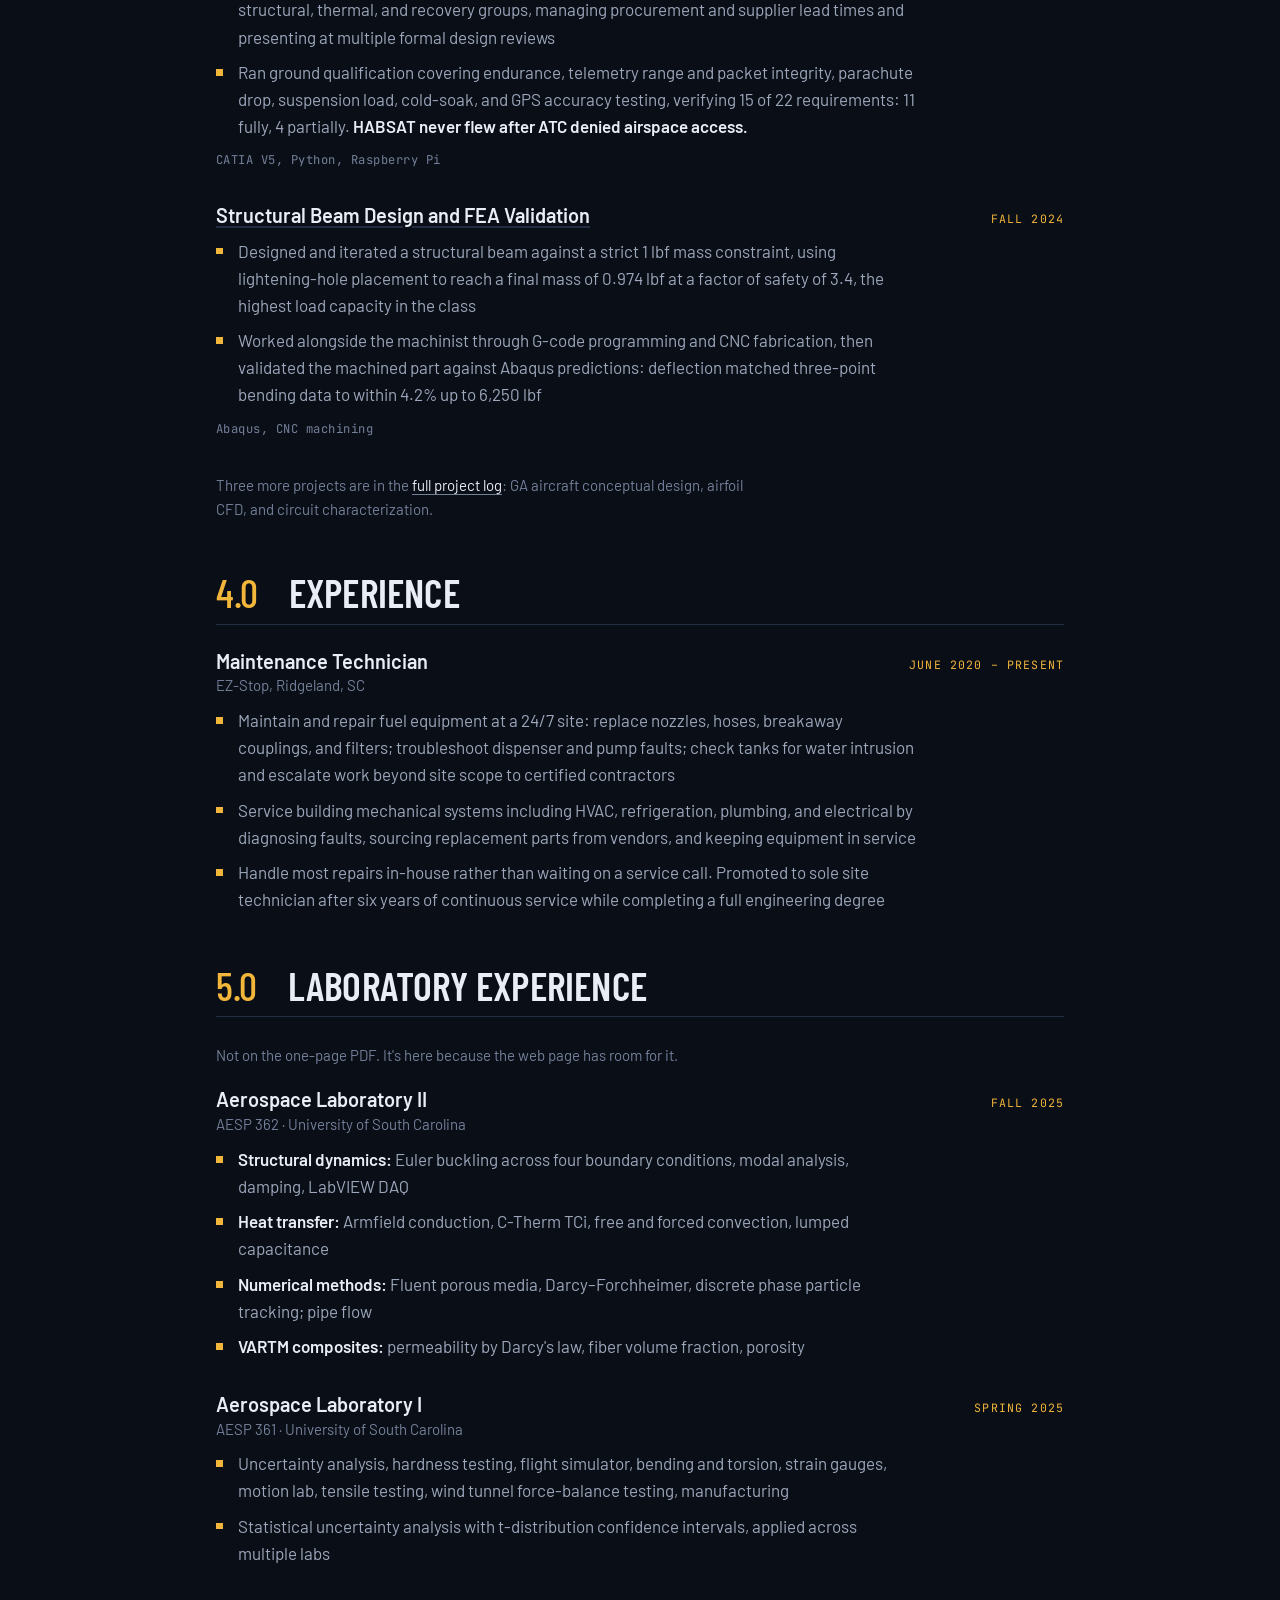
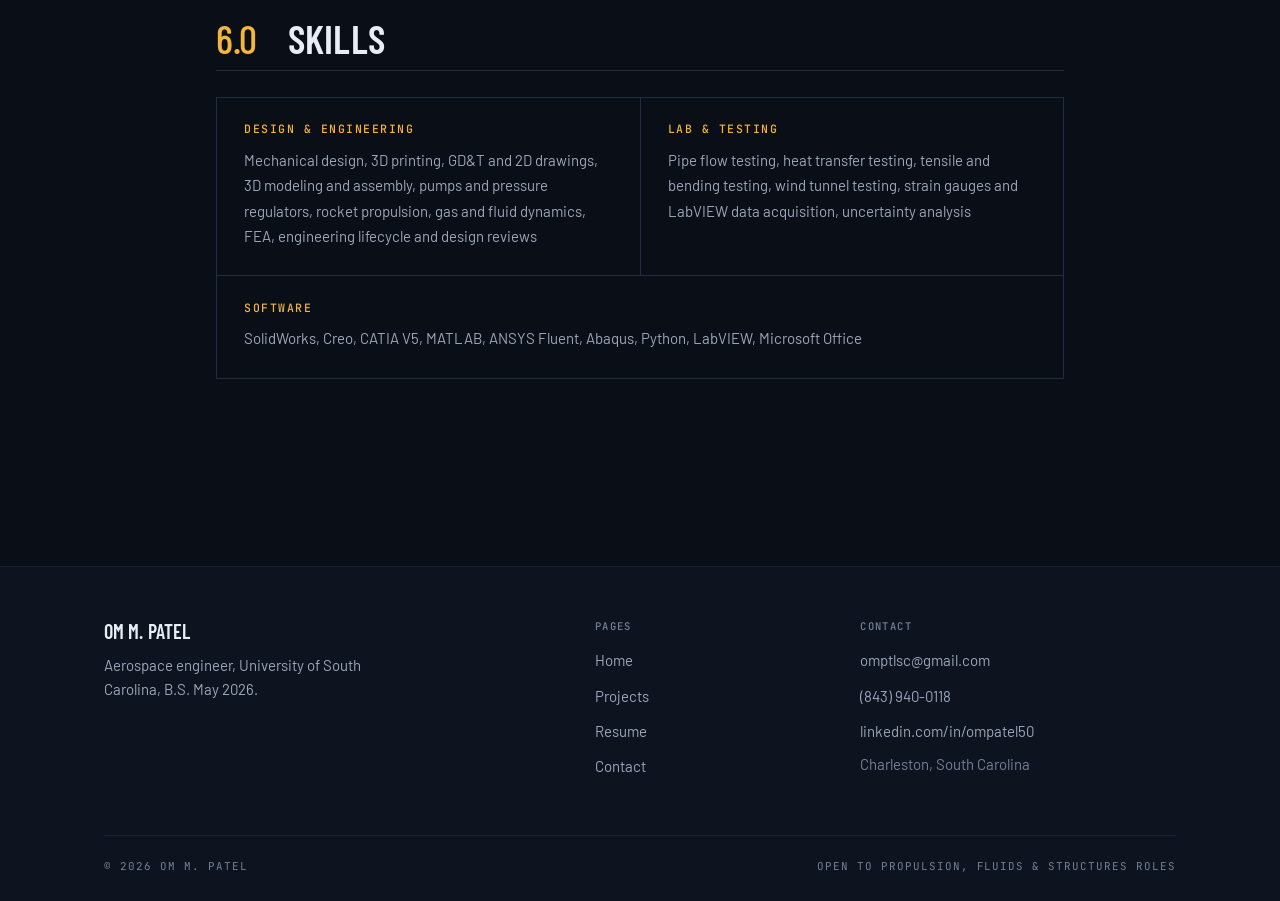
<file: resume.html>
<!DOCTYPE html>
<html lang="en">
<head>
<meta charset="UTF-8">
<meta name="viewport" content="width=device-width, initial-scale=1.0">
<title>Resume | Om M. Patel</title>
<meta name="description" content="Resume of Om M. Patel, aerospace engineer, University of South Carolina '26. Propulsion CFD, structural FEA validated against test, high-altitude balloon systems, and six years of fluid and mechanical systems maintenance.">
<meta name="author" content="Om M. Patel">
<meta name="theme-color" content="#0A0E16">

<meta property="og:title" content="Resume | Om M. Patel">
<meta property="og:description" content="Resume of Om M. Patel, aerospace engineer, University of South Carolina '26. Propulsion CFD, structural FEA validated against test, high-altitude balloon systems, and six years of fluid and mechanical systems maintenance.">
<meta property="og:type" content="website">

<link rel="icon" href="data:image/svg+xml,<svg xmlns='http://www.w3.org/2000/svg' viewBox='0 0 32 32'><rect width='32' height='32' fill='%230A0E16'/><rect y='28' width='32' height='4' fill='%23F2B63B'/><text x='16' y='21' font-family='monospace' font-size='14' font-weight='700' fill='%23F2B63B' text-anchor='middle'>OP</text></svg>">

<link rel="preconnect" href="https://fonts.googleapis.com">
<link rel="preconnect" href="https://fonts.gstatic.com" crossorigin>
<link href="https://fonts.googleapis.com/css2?family=Barlow:wght@400;500;600&amp;family=Barlow+Condensed:wght@500;600&amp;family=JetBrains+Mono:wght@400;500;700&amp;display=swap" rel="stylesheet">
<link rel="stylesheet" href="css/styles.css">
</head>
<body>
<a class="skip-link" href="#main">Skip to content</a>
<header class="header">
  <div class="container header-inner">
    <a href="index.html" class="logo">
      <span class="logo-mark" aria-hidden="true">OP</span>
      <span>Om M. Patel</span>
    </a>
    <nav class="nav" aria-label="Main">
      <a href="index.html" class="nav-link">Home</a>
      <a href="projects.html" class="nav-link">Projects</a>
      <a href="resume.html" class="nav-link is-active" aria-current="page">Resume</a>
      <a href="contact.html" class="nav-link">Contact</a>
    </nav>
  </div>
</header>
<main id="main">

<section class="hero" style="padding-block:3.2rem 2.8rem">
  <div class="container">
    <p class="mono-label">Curriculum vitae</p>
    <h1 style="font-size:var(--step-4);margin-block:.6rem 1rem">Resume</h1>
    <p class="hero-thesis" style="margin-bottom:1.6rem">Aerospace engineering graduate with six
    years of hands-on maintenance and troubleshooting on pressurized fluid, mechanical, and
    electrical systems, plus project experience across the engineering lifecycle.</p>
    <div class="hero-actions">
      <a href="assets/Om_Patel_Resume.pdf" class="btn btn-primary" download>
        <svg viewBox="0 0 24 24" fill="none" stroke="currentColor" stroke-width="2" aria-hidden="true"><path d="M21 15v4a2 2 0 0 1-2 2H5a2 2 0 0 1-2-2v-4"/><polyline points="7 10 12 15 17 10"/><line x1="12" y1="15" x2="12" y2="3"/></svg>
        Download PDF
      </a>
      <a href="contact.html" class="btn">Contact me</a>
    </div>
  </div>
</section>

<section class="section">
  <div class="container resume-wrap">

    <div class="resume-section">
      <h2><span class="sec-no">1.0</span> Summary</h2>
      <p style="color:var(--ink-2)">Aerospace engineering graduate with six years of hands-on
      maintenance and troubleshooting on pressurized fluid, mechanical, and electrical systems,
      with project experience across the engineering lifecycle. Seeking to apply propulsion
      analysis, CAD, and systems thinking to support propulsion and mechanical design, testing,
      modeling, and integration.</p>
    </div>

    <div class="resume-section">
      <h2><span class="sec-no">2.0</span> Education</h2>
      <div class="resume-item">
        <div class="resume-item-head">
          <div>
            <h3>Bachelor of Science in Aerospace Engineering</h3>
            <p class="resume-sub">University of South Carolina, Columbia, SC</p>
          </div>
          <span class="resume-date">May 2026 · GPA 3.25</span>
        </div>
        <p class="resume-tools">Relevant coursework: Propulsion Technologies · Thermodynamics ·
        Finite Element Analysis · Materials · Compressible Aerodynamics · Flight Dynamics and
        Controls · Aerospace Structures · Mechanical Vibrations · Manufacturing · Aerospace
        Laboratory I &amp; II</p>
      </div>
    </div>

    <div class="resume-section">
      <h2><span class="sec-no">3.0</span> Projects</h2>

      <div class="resume-item">
        <div class="resume-item-head">
          <div>
            <h3><a href="projects/propulsion.html">Rocket, Ramjet, and Resistojet Propulsion Analysis</a></h3>
          </div>
          <span class="resume-date">Fall 2025</span>
        </div>
        <ul>
          <li>Built 2D geometries for three propulsion systems (ramjet, rocket, resistojet) in ANSYS Fluent with species transport, finite-rate combustion, and k-ω SST turbulence; confirmed grid convergence over five meshes</li>
          <li>Ran a 15-case sweep of Mach, propellant, fuel-air ratio, chamber length, and nozzle geometry, reducing exit data to thrust, specific impulse, and TSFC; peak simulated ramjet performance reached 122 kN at 2,492 s I<sub>sp</sub> on hydrogen at Mach 3</li>
          <li>Diagnosed incomplete methane combustion and excessive Mach 3 inlet shock losses from flow-field contours and recommended a longer combustor and refined inlet lip</li>
        </ul>
        <p class="resume-tools">ANSYS Fluent, MATLAB</p>
      </div>

      <div class="resume-item">
        <div class="resume-item-head">
          <div>
            <h3><a href="projects/habsat.html">High-Altitude Balloon Flight System</a></h3>
          </div>
          <span class="resume-date">Spring 2026</span>
        </div>
        <ul>
          <li>Executed the full engineering lifecycle on a recoverable 30 km payload: requirements definition, mechanical design, build, qualification testing, and verification, delivering an integrated flight article in 16 weeks</li>
          <li>Led the avionics, telemetry, and power subsystems and drove their integration with the structural, thermal, and recovery groups, managing procurement and supplier lead times and presenting at multiple formal design reviews</li>
          <li>Ran ground qualification covering endurance, telemetry range and packet integrity, parachute drop, suspension load, cold-soak, and GPS accuracy testing, verifying 15 of 22 requirements: 11 fully, 4 partially. <strong>HABSAT never flew after ATC denied airspace access.</strong></li>
        </ul>
        <p class="resume-tools">CATIA V5, Python, Raspberry Pi</p>
      </div>

      <div class="resume-item">
        <div class="resume-item-head">
          <div>
            <h3><a href="projects/structural-beam.html">Structural Beam Design and FEA Validation</a></h3>
          </div>
          <span class="resume-date">Fall 2024</span>
        </div>
        <ul>
          <li>Designed and iterated a structural beam against a strict 1 lbf mass constraint, using lightening-hole placement to reach a final mass of 0.974 lbf at a factor of safety of 3.4, the highest load capacity in the class</li>
          <li>Worked alongside the machinist through G-code programming and CNC fabrication, then validated the machined part against Abaqus predictions: deflection matched three-point bending data to within 4.2% up to 6,250 lbf</li>
        </ul>
        <p class="resume-tools">Abaqus, CNC machining</p>
      </div>

      <p style="color:var(--ink-3);font-size:0.9375rem;margin-top:1.4rem">Three more projects are
      in the <a href="projects.html">full project log</a>: GA aircraft conceptual design, airfoil
      CFD, and circuit characterization.</p>
    </div>

    <div class="resume-section">
      <h2><span class="sec-no">4.0</span> Experience</h2>
      <div class="resume-item">
        <div class="resume-item-head">
          <div>
            <h3>Maintenance Technician</h3>
            <p class="resume-sub">EZ-Stop, Ridgeland, SC</p>
          </div>
          <span class="resume-date">June 2020 – Present</span>
        </div>
        <ul>
          <li>Maintain and repair fuel equipment at a 24/7 site: replace nozzles, hoses, breakaway couplings, and filters; troubleshoot dispenser and pump faults; check tanks for water intrusion and escalate work beyond site scope to certified contractors</li>
          <li>Service building mechanical systems including HVAC, refrigeration, plumbing, and electrical by diagnosing faults, sourcing replacement parts from vendors, and keeping equipment in service</li>
          <li>Handle most repairs in-house rather than waiting on a service call. Promoted to sole site technician after six years of continuous service while completing a full engineering degree</li>
        </ul>
      </div>
    </div>

    <div class="resume-section">
      <h2><span class="sec-no">5.0</span> Laboratory experience</h2>
      <p style="color:var(--ink-3);font-size:0.9375rem;margin-bottom:1.4rem">Not on the one-page
      PDF. It's here because the web page has room for it.</p>
      <div class="resume-item">
        <div class="resume-item-head">
          <div>
            <h3>Aerospace Laboratory II</h3>
            <p class="resume-sub">AESP 362 · University of South Carolina</p>
          </div>
          <span class="resume-date">Fall 2025</span>
        </div>
        <ul>
          <li><strong>Structural dynamics:</strong> Euler buckling across four boundary conditions, modal analysis, damping, LabVIEW DAQ</li>
          <li><strong>Heat transfer:</strong> Armfield conduction, C-Therm TCi, free and forced convection, lumped capacitance</li>
          <li><strong>Numerical methods:</strong> Fluent porous media, Darcy–Forchheimer, discrete phase particle tracking; pipe flow</li>
          <li><strong>VARTM composites:</strong> permeability by Darcy's law, fiber volume fraction, porosity</li>
        </ul>
      </div>
      <div class="resume-item">
        <div class="resume-item-head">
          <div>
            <h3>Aerospace Laboratory I</h3>
            <p class="resume-sub">AESP 361 · University of South Carolina</p>
          </div>
          <span class="resume-date">Spring 2025</span>
        </div>
        <ul>
          <li>Uncertainty analysis, hardness testing, flight simulator, bending and torsion, strain gauges, motion lab, tensile testing, wind tunnel force-balance testing, manufacturing</li>
          <li>Statistical uncertainty analysis with t-distribution confidence intervals, applied across multiple labs</li>
        </ul>
      </div>
    </div>

    <div class="resume-section">
      <h2><span class="sec-no">6.0</span> Skills</h2>
      <div class="skills-grid skills-grid--3">
      <div class="skill-block reveal">
        <h3>Design &amp; engineering</h3>
        <p>Mechanical design, 3D printing, GD&amp;T and 2D drawings, 3D modeling and assembly, pumps and pressure regulators, rocket propulsion, gas and fluid dynamics, FEA, engineering lifecycle and design reviews</p>
      </div>
      <div class="skill-block reveal">
        <h3>Lab &amp; testing</h3>
        <p>Pipe flow testing, heat transfer testing, tensile and bending testing, wind tunnel testing, strain gauges and LabVIEW data acquisition, uncertainty analysis</p>
      </div>
      <div class="skill-block reveal">
        <h3>Software</h3>
        <p>SolidWorks, Creo, CATIA V5, MATLAB, ANSYS Fluent, Abaqus, Python, LabVIEW, Microsoft Office</p>
      </div>
      </div>
    </div>

  </div>
</section>
</main>
<footer class="footer">
  <div class="container">
    <div class="footer-grid">
      <div>
        <h2>Om M. Patel</h2>
        <p>Aerospace engineer, University of South Carolina, B.S. May 2026.</p>
      </div>
      <div>
        <h3>Pages</h3>
        <ul>
          <li><a href="index.html">Home</a></li>
          <li><a href="projects.html">Projects</a></li>
          <li><a href="resume.html">Resume</a></li>
          <li><a href="contact.html">Contact</a></li>
        </ul>
      </div>
      <div>
        <h3>Contact</h3>
        <ul>
          <li><a href="mailto:omptlsc@gmail.com">omptlsc@gmail.com</a></li>
          <li><a href="tel:+18439400118">(843) 940-0118</a></li>
          <li><a href="https://linkedin.com/in/ompatel50" target="_blank" rel="noopener">linkedin.com/in/ompatel50</a></li>
          <li class="plain">Charleston, South Carolina</li>
        </ul>
      </div>
    </div>
    <div class="footer-bottom">
      <span>© 2026 Om M. Patel</span>
      <span>Open to propulsion, fluids &amp; structures roles</span>
    </div>
  </div>
</footer>

<script src="js/main.js"></script>
</body>
</html>
</file>
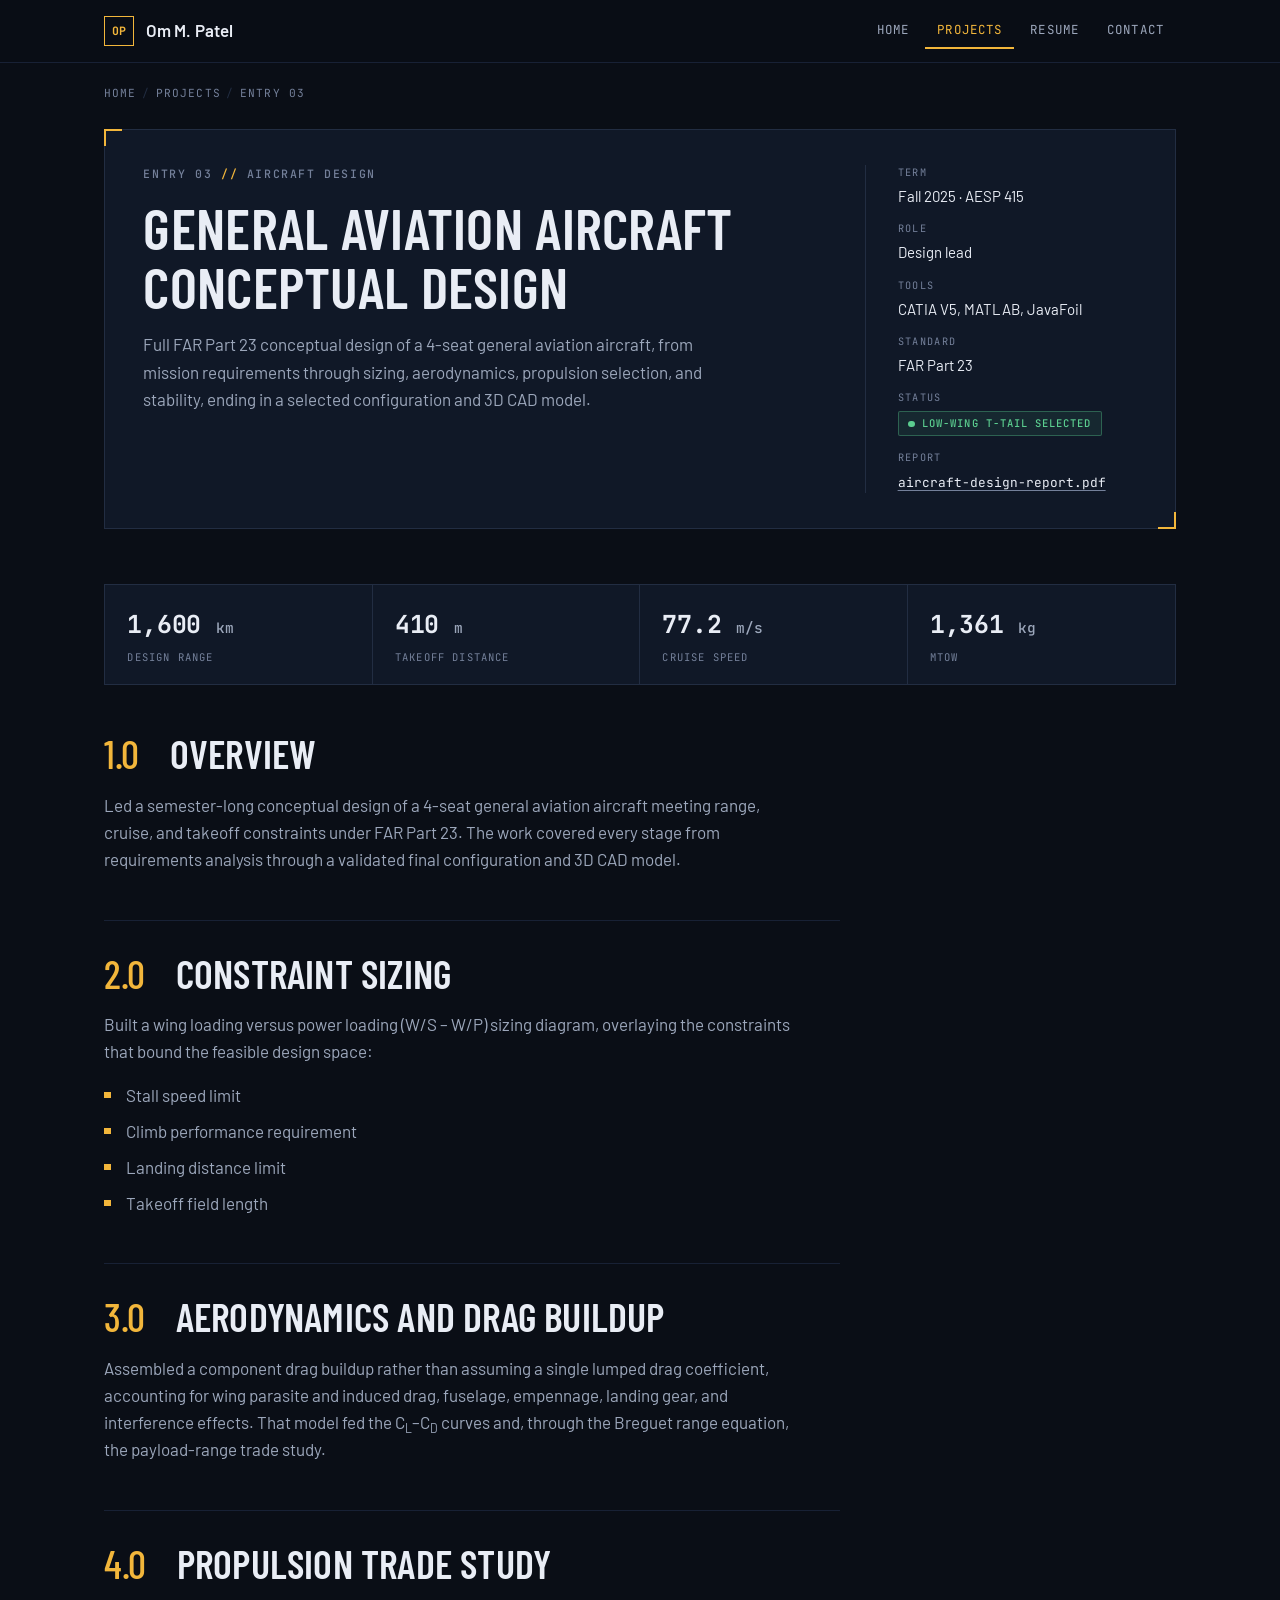
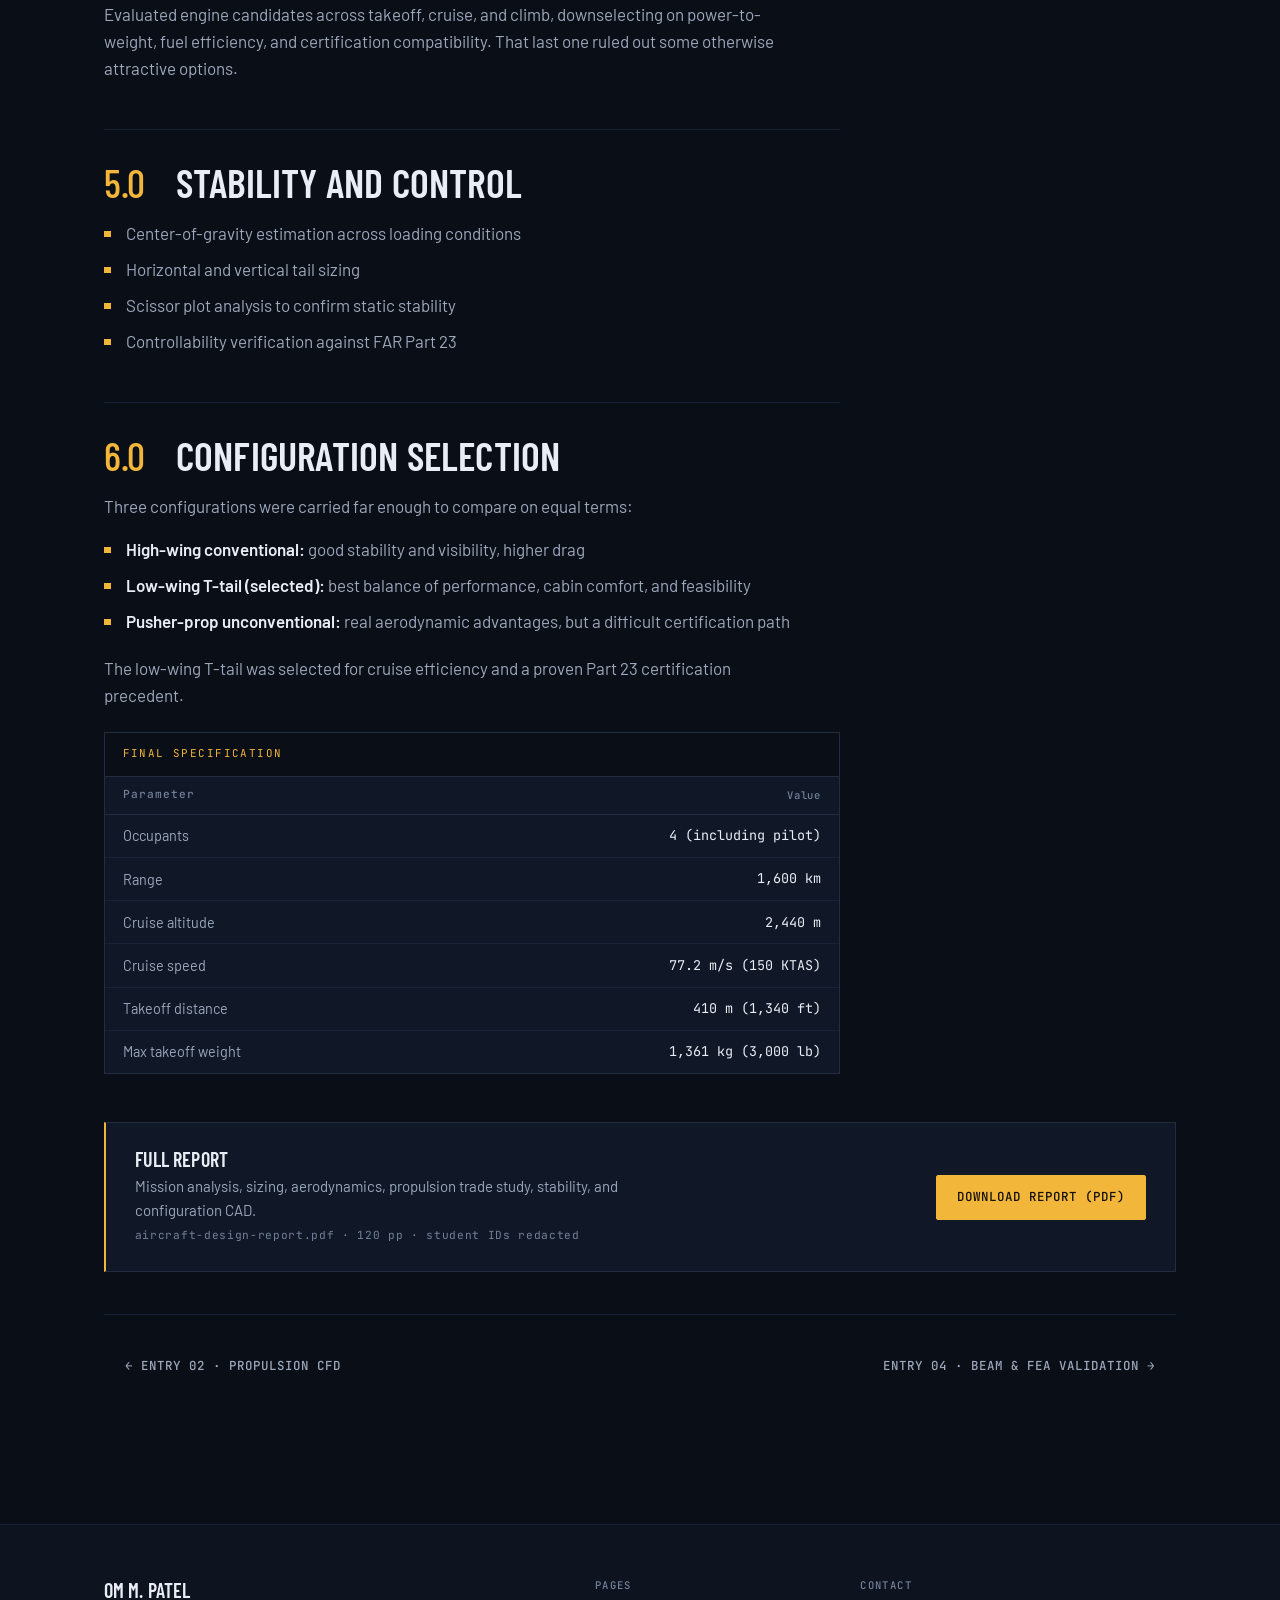
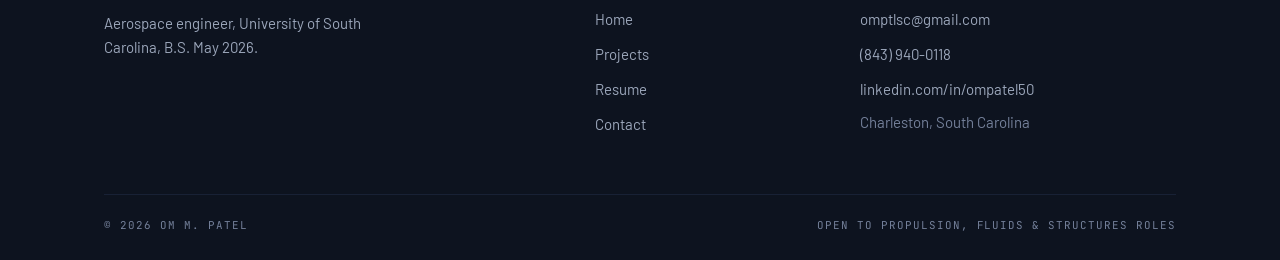
<file: projects/aircraft-design.html>
<!DOCTYPE html>
<html lang="en">
<head>
<meta charset="UTF-8">
<meta name="viewport" content="width=device-width, initial-scale=1.0">
<title>GA Aircraft Conceptual Design | Om M. Patel</title>
<meta name="description" content="FAR Part 23 conceptual design of a 4-seat general aviation aircraft: constraint sizing, drag buildup, propulsion trade study, and stability analysis.">
<meta name="author" content="Om M. Patel">
<meta name="theme-color" content="#0A0E16">

<meta property="og:title" content="GA Aircraft Conceptual Design | Om M. Patel">
<meta property="og:description" content="FAR Part 23 conceptual design of a 4-seat general aviation aircraft: constraint sizing, drag buildup, propulsion trade study, and stability analysis.">
<meta property="og:type" content="website">

<link rel="icon" href="data:image/svg+xml,<svg xmlns='http://www.w3.org/2000/svg' viewBox='0 0 32 32'><rect width='32' height='32' fill='%230A0E16'/><rect y='28' width='32' height='4' fill='%23F2B63B'/><text x='16' y='21' font-family='monospace' font-size='14' font-weight='700' fill='%23F2B63B' text-anchor='middle'>OP</text></svg>">

<link rel="preconnect" href="https://fonts.googleapis.com">
<link rel="preconnect" href="https://fonts.gstatic.com" crossorigin>
<link href="https://fonts.googleapis.com/css2?family=Barlow:wght@400;500;600&amp;family=Barlow+Condensed:wght@500;600&amp;family=JetBrains+Mono:wght@400;500;700&amp;display=swap" rel="stylesheet">
<link rel="stylesheet" href="../css/styles.css">
</head>
<body>
<a class="skip-link" href="#main">Skip to content</a>
<header class="header">
  <div class="container header-inner">
    <a href="../index.html" class="logo">
      <span class="logo-mark" aria-hidden="true">OP</span>
      <span>Om M. Patel</span>
    </a>
    <nav class="nav" aria-label="Main">
      <a href="../index.html" class="nav-link">Home</a>
      <a href="../projects.html" class="nav-link is-active" aria-current="page">Projects</a>
      <a href="../resume.html" class="nav-link">Resume</a>
      <a href="../contact.html" class="nav-link">Contact</a>
    </nav>
  </div>
</header>
<main id="main">
<div class="container">
  <p class="crumb"><a href="../index.html">Home</a><span class="sep">/</span><a href="../projects.html">Projects</a><span class="sep">/</span>Entry 03</p>
</div>
<section class="tblock-wrap">
  <div class="container">
    <div class="tblock">
      <div class="tblock-main">
        <p class="mono-label">Entry 03 <b>//</b> Aircraft design</p>
        <h1>General Aviation Aircraft Conceptual Design</h1>
        <p class="tblock-sum">Full FAR Part 23 conceptual design of a 4-seat general aviation aircraft, from mission requirements through sizing, aerodynamics, propulsion selection, and stability, ending in a selected configuration and 3D CAD model.</p>
      </div>
      <dl class="tblock-meta">
      <div><dt>Term</dt><dd>Fall 2025 · AESP 415</dd></div>
      <div><dt>Role</dt><dd>Design lead</dd></div>
      <div><dt>Tools</dt><dd>CATIA V5, MATLAB, JavaFoil</dd></div>
      <div><dt>Standard</dt><dd>FAR Part 23</dd></div>
      <div><dt>Status</dt><dd><span class="flag flag-ok">Low-wing T-tail selected</span></dd></div>
      <div><dt>Report</dt><dd><a href="../assets/aircraft-design-report.pdf" download>aircraft-design-report.pdf</a></dd></div>
      </dl>
    </div>
  </div>
</section>

<section class="section" style="padding-top:0;border-top:0">
  <div class="container">

    <div class="stats reveal">
      <div><span class="stat-value">1,600 <small>km</small></span><span class="stat-label">DESIGN RANGE</span></div>
      <div><span class="stat-value">410 <small>m</small></span><span class="stat-label">TAKEOFF DISTANCE</span></div>
      <div><span class="stat-value">77.2 <small>m/s</small></span><span class="stat-label">CRUISE SPEED</span></div>
      <div><span class="stat-value">1,361 <small>kg</small></span><span class="stat-label">MTOW</span></div>
    </div>

    <div class="prose">
      <h2><span class="sec-no">1.0</span> Overview</h2>
      <p>Led a semester-long conceptual design of a 4-seat general aviation aircraft meeting range,
      cruise, and takeoff constraints under FAR Part 23. The work covered every stage from
      requirements analysis through a validated final configuration and 3D CAD model.</p>

      <h2><span class="sec-no">2.0</span> Constraint sizing</h2>
      <p>Built a wing loading versus power loading (W/S – W/P) sizing diagram, overlaying the
      constraints that bound the feasible design space:</p>
      <ul>
        <li>Stall speed limit</li>
        <li>Climb performance requirement</li>
        <li>Landing distance limit</li>
        <li>Takeoff field length</li>
      </ul>

      <h2><span class="sec-no">3.0</span> Aerodynamics and drag buildup</h2>
      <p>Assembled a component drag buildup rather than assuming a single lumped drag coefficient,
      accounting for wing parasite and induced drag, fuselage, empennage, landing gear, and
      interference effects. That model fed the C<sub>L</sub>–C<sub>D</sub> curves and, through the
      Breguet range equation, the payload-range trade study.</p>

      <h2><span class="sec-no">4.0</span> Propulsion trade study</h2>
      <p>Evaluated engine candidates across takeoff, cruise, and climb, downselecting on
      power-to-weight, fuel efficiency, and certification compatibility. That last one ruled out
      some otherwise attractive options.</p>

      <h2><span class="sec-no">5.0</span> Stability and control</h2>
      <ul>
        <li>Center-of-gravity estimation across loading conditions</li>
        <li>Horizontal and vertical tail sizing</li>
        <li>Scissor plot analysis to confirm static stability</li>
        <li>Controllability verification against FAR Part 23</li>
      </ul>

      <h2><span class="sec-no">6.0</span> Configuration selection</h2>
      <p>Three configurations were carried far enough to compare on equal terms:</p>
      <ul>
        <li><strong>High-wing conventional:</strong> good stability and visibility, higher drag</li>
        <li><strong>Low-wing T-tail (selected):</strong> best balance of performance, cabin comfort, and feasibility</li>
        <li><strong>Pusher-prop unconventional:</strong> real aerodynamic advantages, but a difficult certification path</li>
      </ul>
      <p>The low-wing T-tail was selected for cruise efficiency and a proven Part 23 certification
      precedent.</p>

      <div class="table-wrap">
        <table>
          <caption>Final specification</caption>
          <thead><tr><th>Parameter</th><th class="num">Value</th></tr></thead>
          <tbody>
            <tr><td>Occupants</td><td class="num">4 (including pilot)</td></tr>
            <tr><td>Range</td><td class="num">1,600 km</td></tr>
            <tr><td>Cruise altitude</td><td class="num">2,440 m</td></tr>
            <tr><td>Cruise speed</td><td class="num">77.2 m/s (150 KTAS)</td></tr>
            <tr><td>Takeoff distance</td><td class="num">410 m (1,340 ft)</td></tr>
            <tr><td>Max takeoff weight</td><td class="num">1,361 kg (3,000 lb)</td></tr>
          </tbody>
        </table>
      </div>
    </div>

    <div class="dstrip">
      <div>
        <h2>Full report</h2>
        <p>Mission analysis, sizing, aerodynamics, propulsion trade study, stability, and configuration CAD.</p>
        <p class="file-meta">aircraft-design-report.pdf · 120 pp · student IDs redacted</p>
      </div>
      <div>
        <a class="btn btn-primary" href="../assets/aircraft-design-report.pdf" download>Download report (PDF)</a>
      </div>
    </div>

    <nav class="pager" aria-label="Project navigation">
      <a class="btn btn-ghost" href="propulsion.html">← Entry 02 · Propulsion CFD</a>
      <a class="btn btn-ghost" href="structural-beam.html">Entry 04 · Beam &amp; FEA Validation →</a>
    </nav>
  </div>
</section>
</main>
<footer class="footer">
  <div class="container">
    <div class="footer-grid">
      <div>
        <h2>Om M. Patel</h2>
        <p>Aerospace engineer, University of South Carolina, B.S. May 2026.</p>
      </div>
      <div>
        <h3>Pages</h3>
        <ul>
          <li><a href="../index.html">Home</a></li>
          <li><a href="../projects.html">Projects</a></li>
          <li><a href="../resume.html">Resume</a></li>
          <li><a href="../contact.html">Contact</a></li>
        </ul>
      </div>
      <div>
        <h3>Contact</h3>
        <ul>
          <li><a href="mailto:omptlsc@gmail.com">omptlsc@gmail.com</a></li>
          <li><a href="tel:+18439400118">(843) 940-0118</a></li>
          <li><a href="https://linkedin.com/in/ompatel50" target="_blank" rel="noopener">linkedin.com/in/ompatel50</a></li>
          <li class="plain">Charleston, South Carolina</li>
        </ul>
      </div>
    </div>
    <div class="footer-bottom">
      <span>© 2026 Om M. Patel</span>
      <span>Open to propulsion, fluids &amp; structures roles</span>
    </div>
  </div>
</footer>

<script src="../js/main.js"></script>
</body>
</html>
</file>
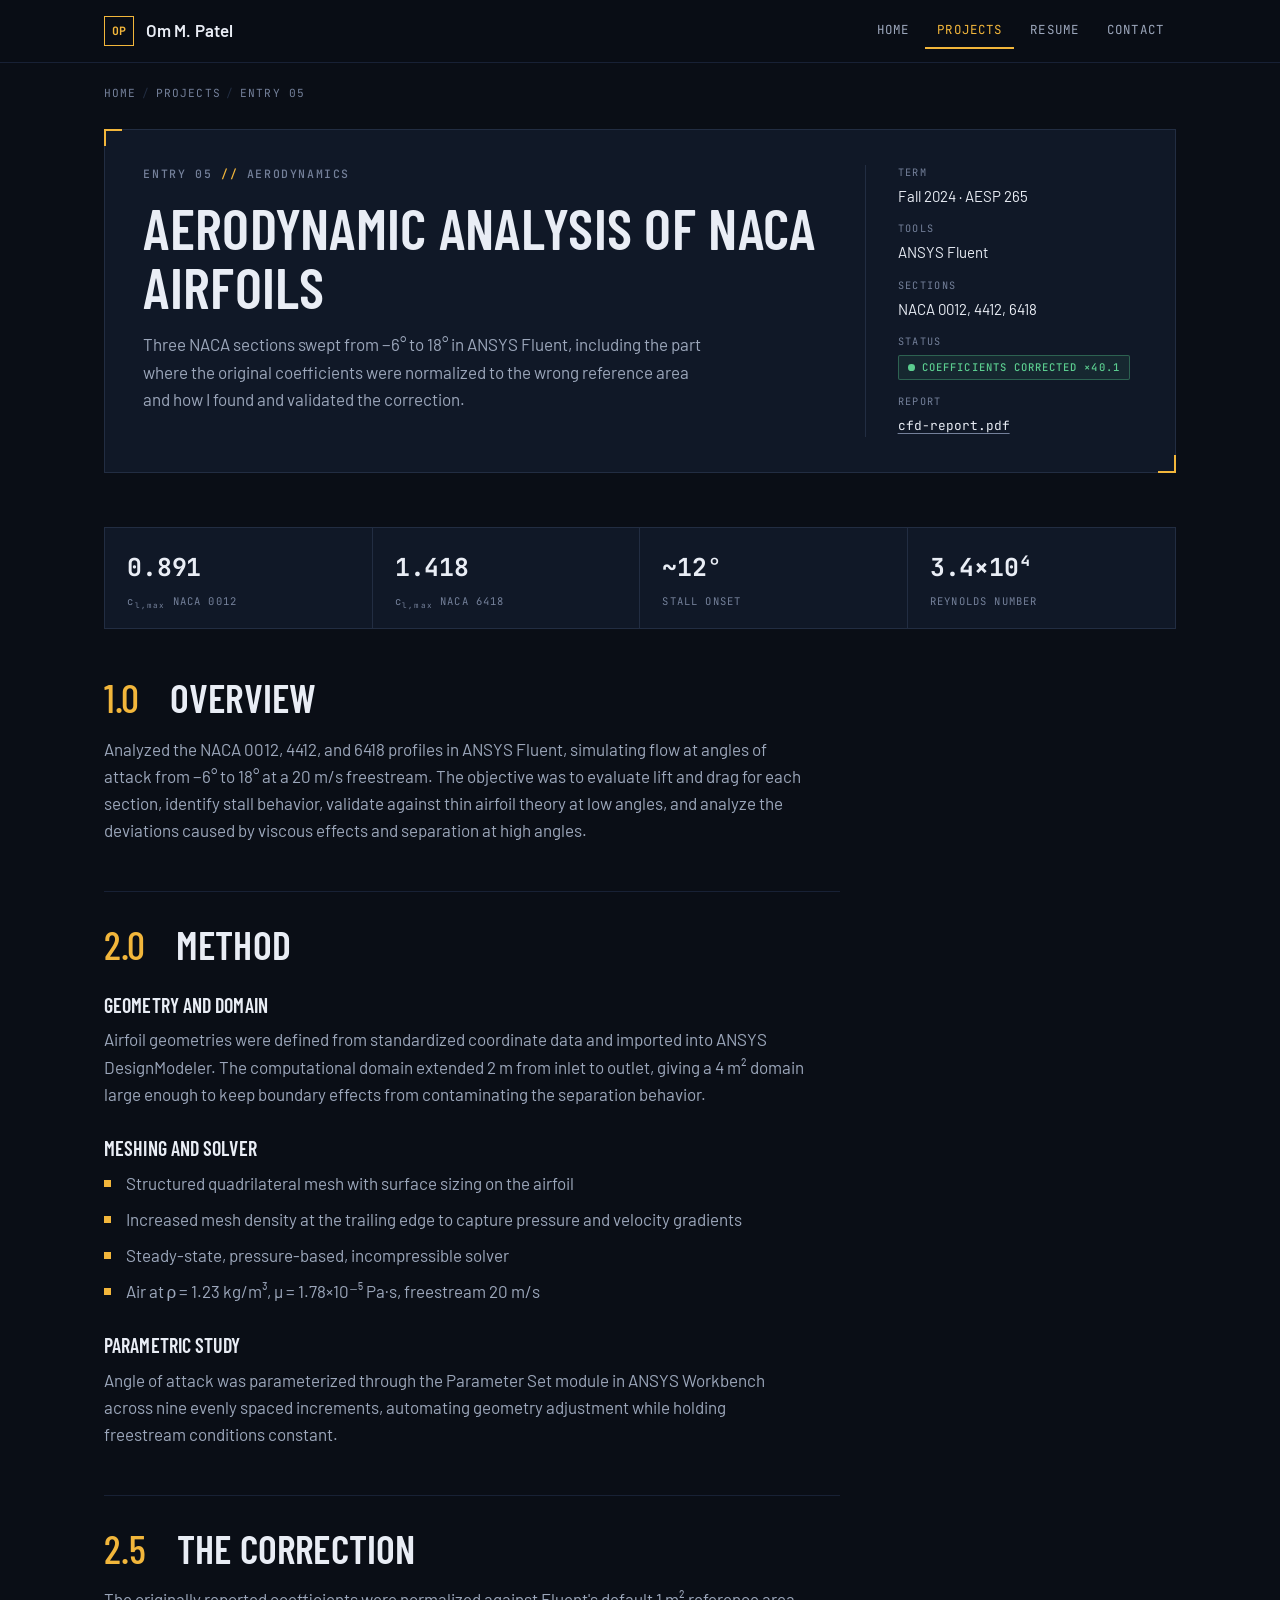
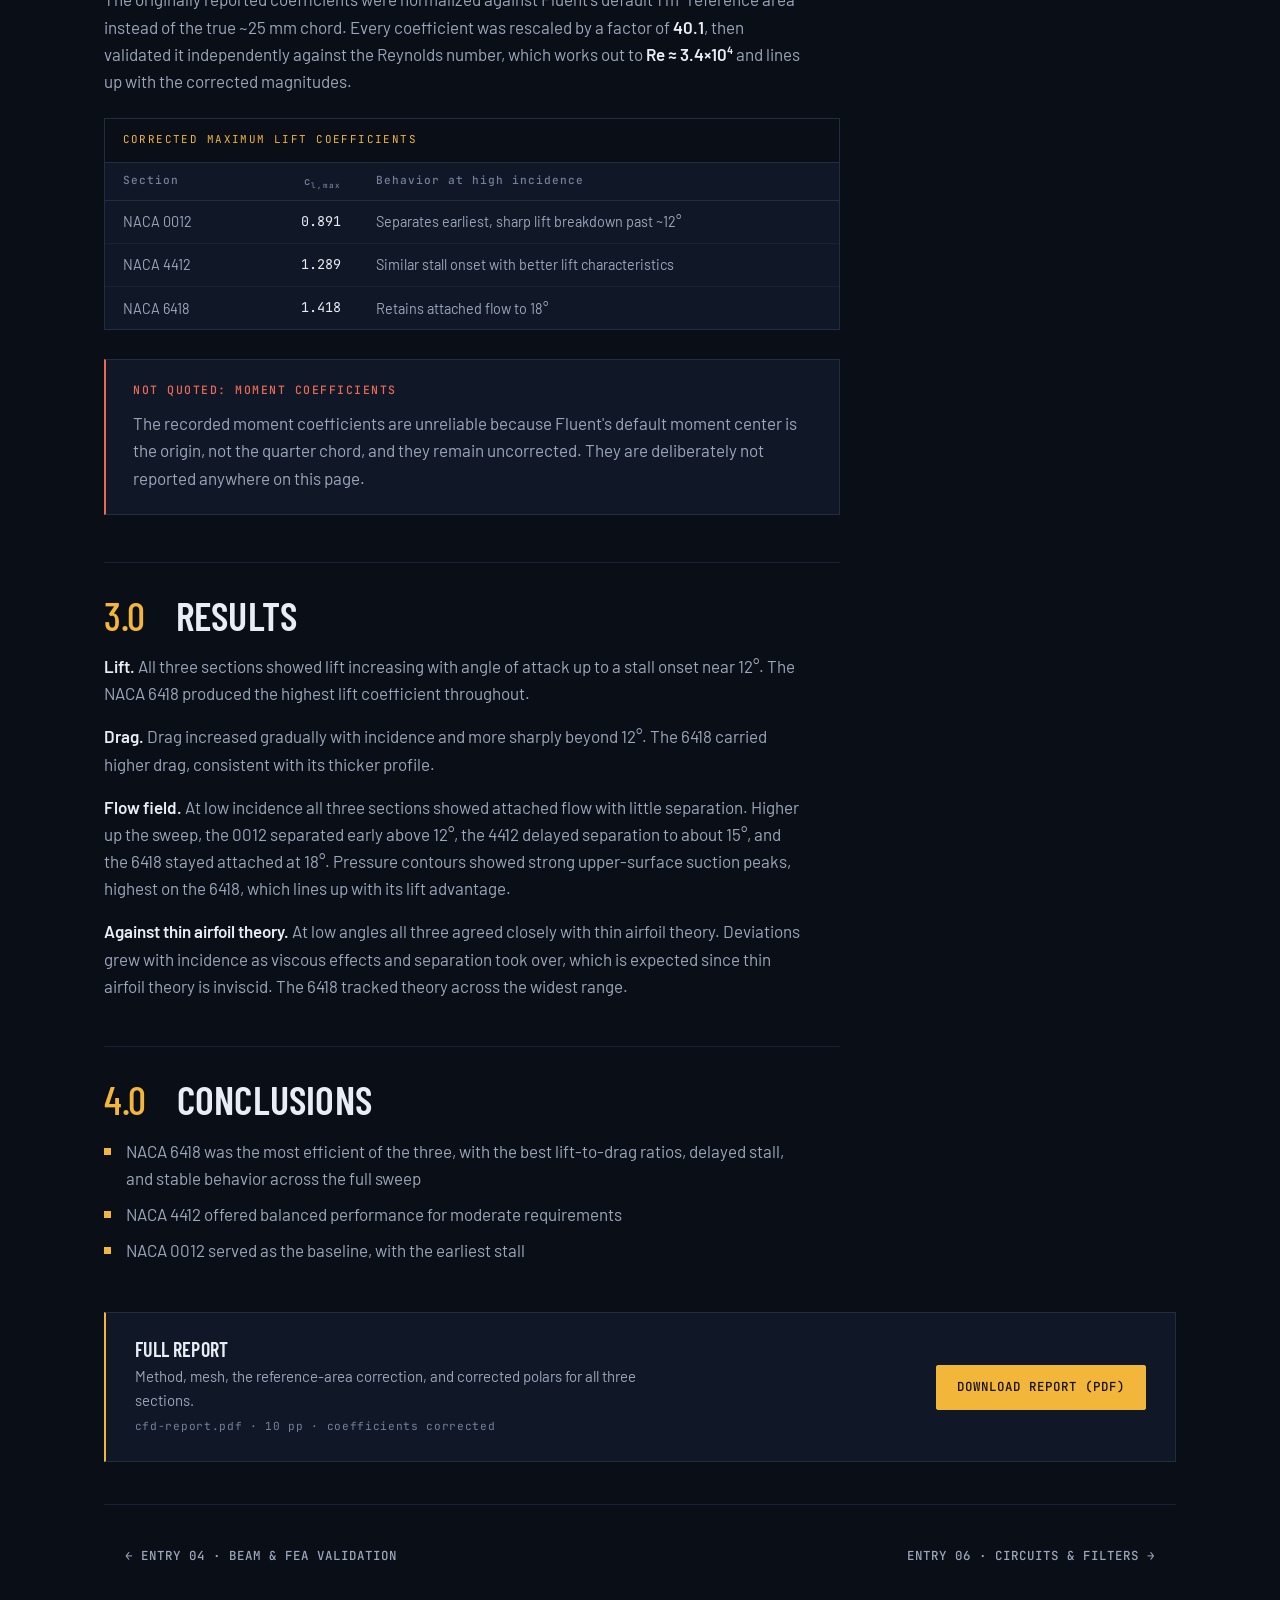
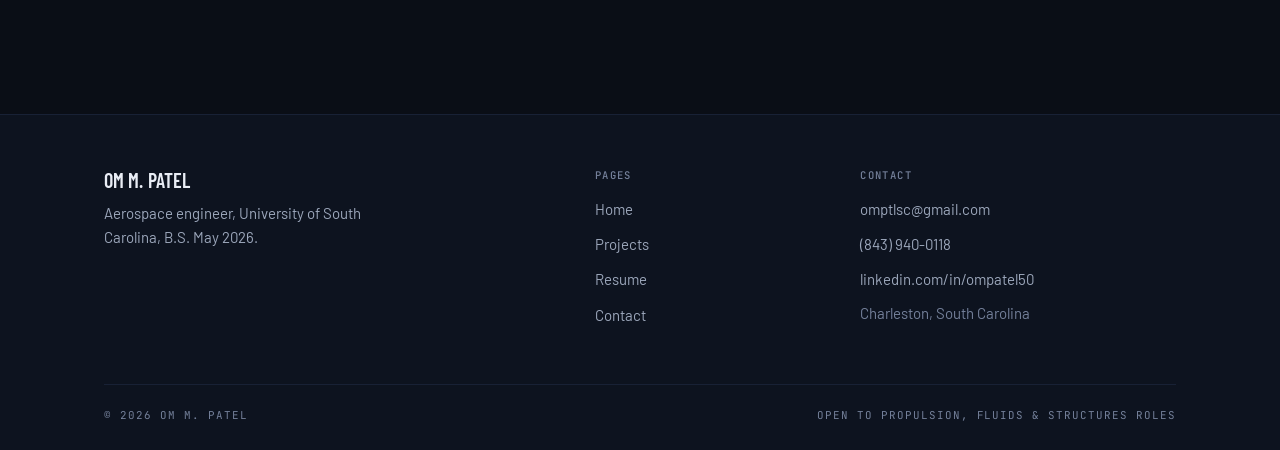
<file: projects/cfd-analysis.html>
<!DOCTYPE html>
<html lang="en">
<head>
<meta charset="UTF-8">
<meta name="viewport" content="width=device-width, initial-scale=1.0">
<title>Aerodynamic Analysis of NACA Airfoils | Om M. Patel</title>
<meta name="description" content="ANSYS Fluent analysis of NACA 0012, 4412, and 6418 airfoils across a −6° to 18° sweep, with coefficients corrected to the true reference area and validated by Reynolds number.">
<meta name="author" content="Om M. Patel">
<meta name="theme-color" content="#0A0E16">

<meta property="og:title" content="Aerodynamic Analysis of NACA Airfoils | Om M. Patel">
<meta property="og:description" content="ANSYS Fluent analysis of NACA 0012, 4412, and 6418 airfoils across a −6° to 18° sweep, with coefficients corrected to the true reference area and validated by Reynolds number.">
<meta property="og:type" content="website">

<link rel="icon" href="data:image/svg+xml,<svg xmlns='http://www.w3.org/2000/svg' viewBox='0 0 32 32'><rect width='32' height='32' fill='%230A0E16'/><rect y='28' width='32' height='4' fill='%23F2B63B'/><text x='16' y='21' font-family='monospace' font-size='14' font-weight='700' fill='%23F2B63B' text-anchor='middle'>OP</text></svg>">

<link rel="preconnect" href="https://fonts.googleapis.com">
<link rel="preconnect" href="https://fonts.gstatic.com" crossorigin>
<link href="https://fonts.googleapis.com/css2?family=Barlow:wght@400;500;600&amp;family=Barlow+Condensed:wght@500;600&amp;family=JetBrains+Mono:wght@400;500;700&amp;display=swap" rel="stylesheet">
<link rel="stylesheet" href="../css/styles.css">
</head>
<body>
<a class="skip-link" href="#main">Skip to content</a>
<header class="header">
  <div class="container header-inner">
    <a href="../index.html" class="logo">
      <span class="logo-mark" aria-hidden="true">OP</span>
      <span>Om M. Patel</span>
    </a>
    <nav class="nav" aria-label="Main">
      <a href="../index.html" class="nav-link">Home</a>
      <a href="../projects.html" class="nav-link is-active" aria-current="page">Projects</a>
      <a href="../resume.html" class="nav-link">Resume</a>
      <a href="../contact.html" class="nav-link">Contact</a>
    </nav>
  </div>
</header>
<main id="main">
<div class="container">
  <p class="crumb"><a href="../index.html">Home</a><span class="sep">/</span><a href="../projects.html">Projects</a><span class="sep">/</span>Entry 05</p>
</div>
<section class="tblock-wrap">
  <div class="container">
    <div class="tblock">
      <div class="tblock-main">
        <p class="mono-label">Entry 05 <b>//</b> Aerodynamics</p>
        <h1>Aerodynamic Analysis of NACA Airfoils</h1>
        <p class="tblock-sum">Three NACA sections swept from −6° to 18° in ANSYS Fluent, including the part where the original coefficients were normalized to the wrong reference area and how I found and validated the correction.</p>
      </div>
      <dl class="tblock-meta">
      <div><dt>Term</dt><dd>Fall 2024 · AESP 265</dd></div>
      <div><dt>Tools</dt><dd>ANSYS Fluent</dd></div>
      <div><dt>Sections</dt><dd>NACA 0012, 4412, 6418</dd></div>
      <div><dt>Status</dt><dd><span class="flag flag-ok">Coefficients corrected ×40.1</span></dd></div>
      <div><dt>Report</dt><dd><a href="../assets/cfd-report.pdf" download>cfd-report.pdf</a></dd></div>
      </dl>
    </div>
  </div>
</section>

<section class="section" style="padding-top:0;border-top:0">
  <div class="container">

    <div class="stats reveal">
      <div><span class="stat-value">0.891</span><span class="stat-label">c<sub>l,max</sub> NACA 0012</span></div>
      <div><span class="stat-value">1.418</span><span class="stat-label">c<sub>l,max</sub> NACA 6418</span></div>
      <div><span class="stat-value">~12°</span><span class="stat-label">STALL ONSET</span></div>
      <div><span class="stat-value">3.4×10⁴</span><span class="stat-label">REYNOLDS NUMBER</span></div>
    </div>

    <div class="prose">
      <h2><span class="sec-no">1.0</span> Overview</h2>
      <p>Analyzed the NACA 0012, 4412, and 6418 profiles in ANSYS Fluent, simulating flow at angles
      of attack from −6° to 18° at a 20 m/s freestream. The objective was to evaluate lift and drag
      for each section, identify stall behavior, validate against thin airfoil theory at low
      angles, and analyze the deviations caused by viscous effects and separation at high angles.</p>

      <h2><span class="sec-no">2.0</span> Method</h2>
      <h3>Geometry and domain</h3>
      <p>Airfoil geometries were defined from standardized coordinate data and imported into ANSYS
      DesignModeler. The computational domain extended 2 m from inlet to outlet, giving a 4 m²
      domain large enough to keep boundary effects from contaminating the separation behavior.</p>
      <h3>Meshing and solver</h3>
      <ul>
        <li>Structured quadrilateral mesh with surface sizing on the airfoil</li>
        <li>Increased mesh density at the trailing edge to capture pressure and velocity gradients</li>
        <li>Steady-state, pressure-based, incompressible solver</li>
        <li>Air at ρ = 1.23 kg/m³, μ = 1.78×10⁻⁵ Pa·s, freestream 20 m/s</li>
      </ul>
      <h3>Parametric study</h3>
      <p>Angle of attack was parameterized through the Parameter Set module in ANSYS Workbench
      across nine evenly spaced increments, automating geometry adjustment while holding freestream
      conditions constant.</p>

      <h2><span class="sec-no">2.5</span> The correction</h2>
      <p>The originally reported coefficients were normalized against Fluent's default 1 m²
      reference area instead of the true ~25 mm chord. Every coefficient was rescaled by a factor
      of <strong>40.1</strong>, then validated it independently against the Reynolds number, which
      works out to <strong>Re ≈ 3.4×10⁴</strong> and lines up with the corrected magnitudes.</p>
      <div class="table-wrap">
        <table>
          <caption>Corrected maximum lift coefficients</caption>
          <thead><tr><th>Section</th><th class="num">c<sub>l,max</sub></th><th>Behavior at high incidence</th></tr></thead>
          <tbody>
            <tr><td>NACA 0012</td><td class="num">0.891</td><td>Separates earliest, sharp lift breakdown past ~12°</td></tr>
            <tr><td>NACA 4412</td><td class="num">1.289</td><td>Similar stall onset with better lift characteristics</td></tr>
            <tr><td>NACA 6418</td><td class="num">1.418</td><td>Retains attached flow to 18°</td></tr>
          </tbody>
        </table>
      </div>
      <div class="callout callout-bad">
        <h3>Not quoted: moment coefficients</h3>
        <p>The recorded moment coefficients are unreliable because Fluent's default moment center
        is the origin, not the quarter chord, and they remain uncorrected. They are deliberately not
        reported anywhere on this page.</p>
      </div>

      <h2><span class="sec-no">3.0</span> Results</h2>
      <p><strong>Lift.</strong> All three sections showed lift increasing with angle of attack up to
      a stall onset near 12°. The NACA 6418 produced the highest lift coefficient throughout.</p>
      <p><strong>Drag.</strong> Drag increased gradually with incidence and more sharply beyond 12°.
      The 6418 carried higher drag, consistent with its thicker profile.</p>
      <p><strong>Flow field.</strong> At low incidence all three sections showed attached flow with
      little separation. Higher up the sweep, the 0012 separated early above 12°, the 4412 delayed
      separation to about 15°, and the 6418 stayed attached at 18°. Pressure contours showed strong
      upper-surface suction peaks, highest on the 6418, which lines up with its lift advantage.</p>
      <p><strong>Against thin airfoil theory.</strong> At low angles all three agreed closely with
      thin airfoil theory. Deviations grew with incidence as viscous effects and separation took
      over, which is expected since thin airfoil theory is inviscid. The 6418 tracked theory across
      the widest range.</p>

      <h2><span class="sec-no">4.0</span> Conclusions</h2>
      <ul>
        <li>NACA 6418 was the most efficient of the three, with the best lift-to-drag ratios, delayed stall, and stable behavior across the full sweep</li>
        <li>NACA 4412 offered balanced performance for moderate requirements</li>
        <li>NACA 0012 served as the baseline, with the earliest stall</li>
      </ul>
    </div>

    <div class="dstrip">
      <div>
        <h2>Full report</h2>
        <p>Method, mesh, the reference-area correction, and corrected polars for all three sections.</p>
        <p class="file-meta">cfd-report.pdf · 10 pp · coefficients corrected</p>
      </div>
      <div>
        <a class="btn btn-primary" href="../assets/cfd-report.pdf" download>Download report (PDF)</a>
      </div>
    </div>

    <nav class="pager" aria-label="Project navigation">
      <a class="btn btn-ghost" href="structural-beam.html">← Entry 04 · Beam &amp; FEA Validation</a>
      <a class="btn btn-ghost" href="electrical-systems.html">Entry 06 · Circuits &amp; Filters →</a>
    </nav>
  </div>
</section>
</main>
<footer class="footer">
  <div class="container">
    <div class="footer-grid">
      <div>
        <h2>Om M. Patel</h2>
        <p>Aerospace engineer, University of South Carolina, B.S. May 2026.</p>
      </div>
      <div>
        <h3>Pages</h3>
        <ul>
          <li><a href="../index.html">Home</a></li>
          <li><a href="../projects.html">Projects</a></li>
          <li><a href="../resume.html">Resume</a></li>
          <li><a href="../contact.html">Contact</a></li>
        </ul>
      </div>
      <div>
        <h3>Contact</h3>
        <ul>
          <li><a href="mailto:omptlsc@gmail.com">omptlsc@gmail.com</a></li>
          <li><a href="tel:+18439400118">(843) 940-0118</a></li>
          <li><a href="https://linkedin.com/in/ompatel50" target="_blank" rel="noopener">linkedin.com/in/ompatel50</a></li>
          <li class="plain">Charleston, South Carolina</li>
        </ul>
      </div>
    </div>
    <div class="footer-bottom">
      <span>© 2026 Om M. Patel</span>
      <span>Open to propulsion, fluids &amp; structures roles</span>
    </div>
  </div>
</footer>

<script src="../js/main.js"></script>
</body>
</html>
</file>
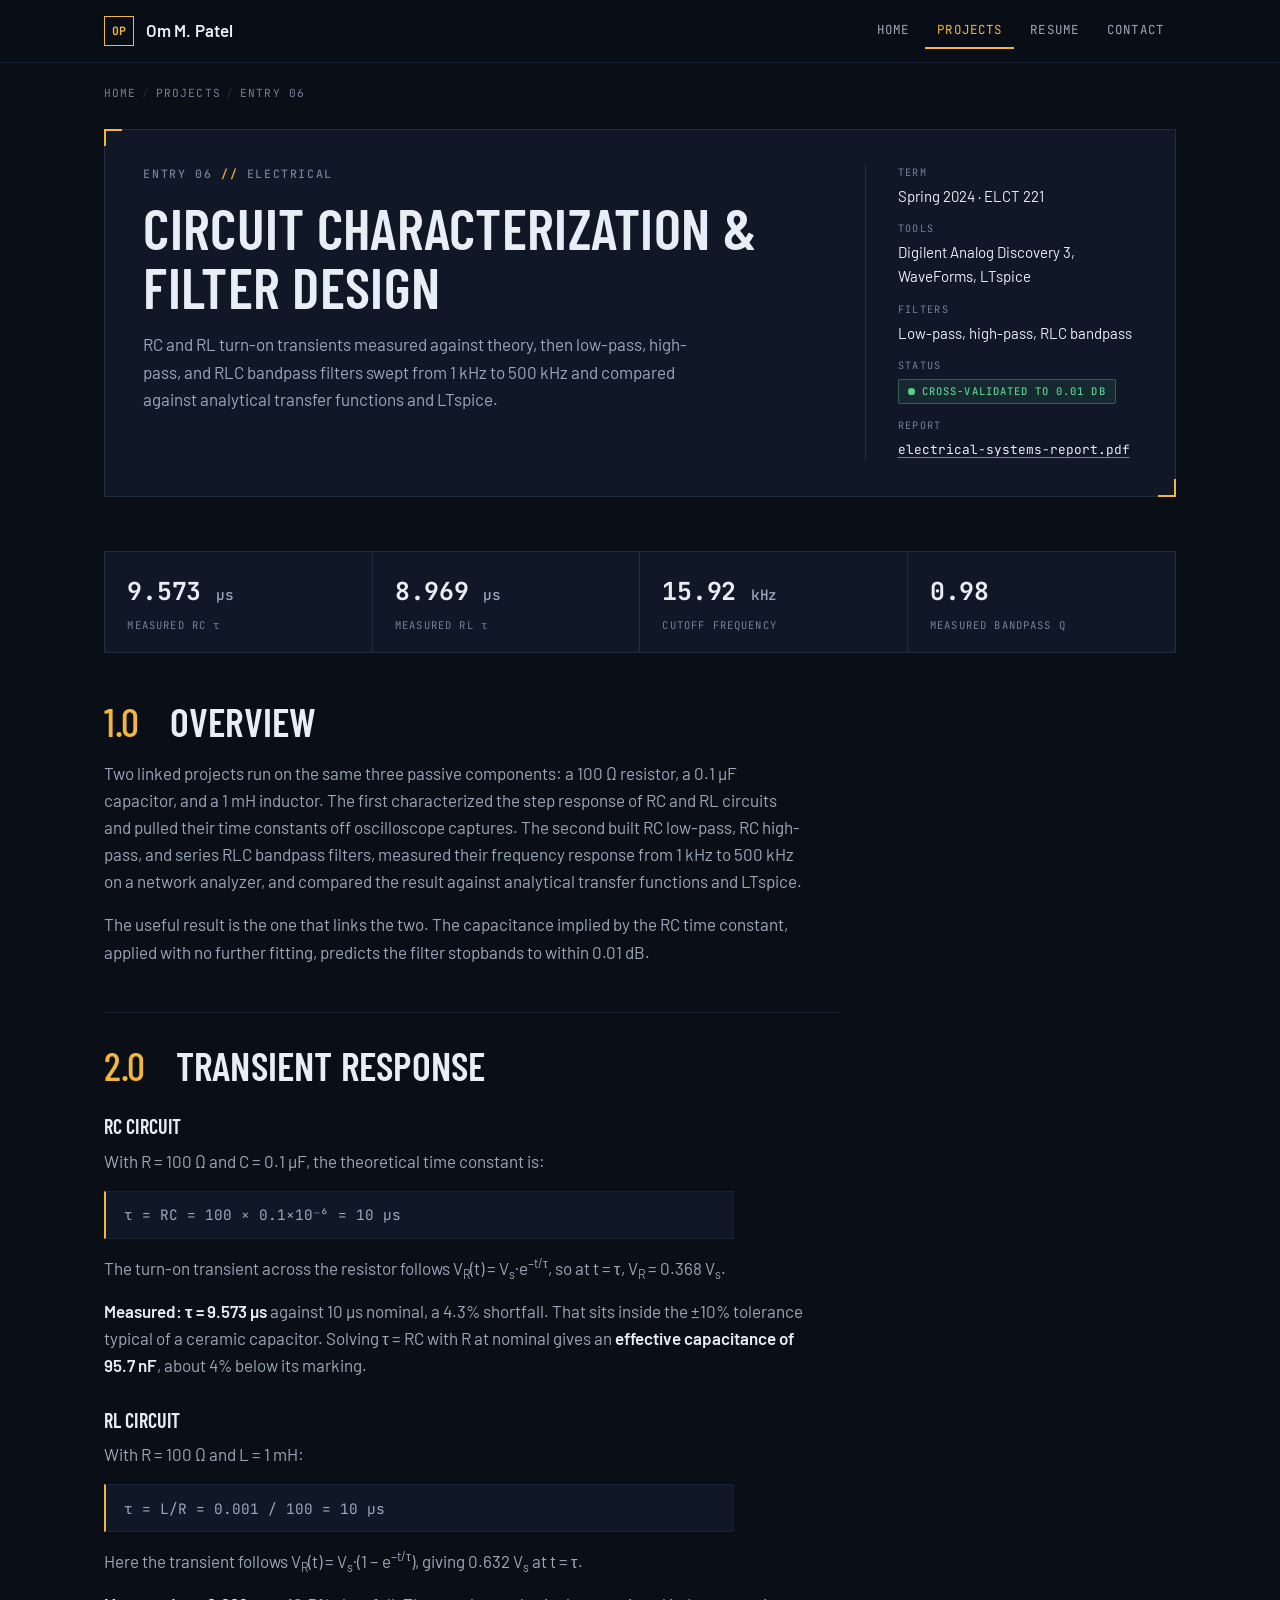
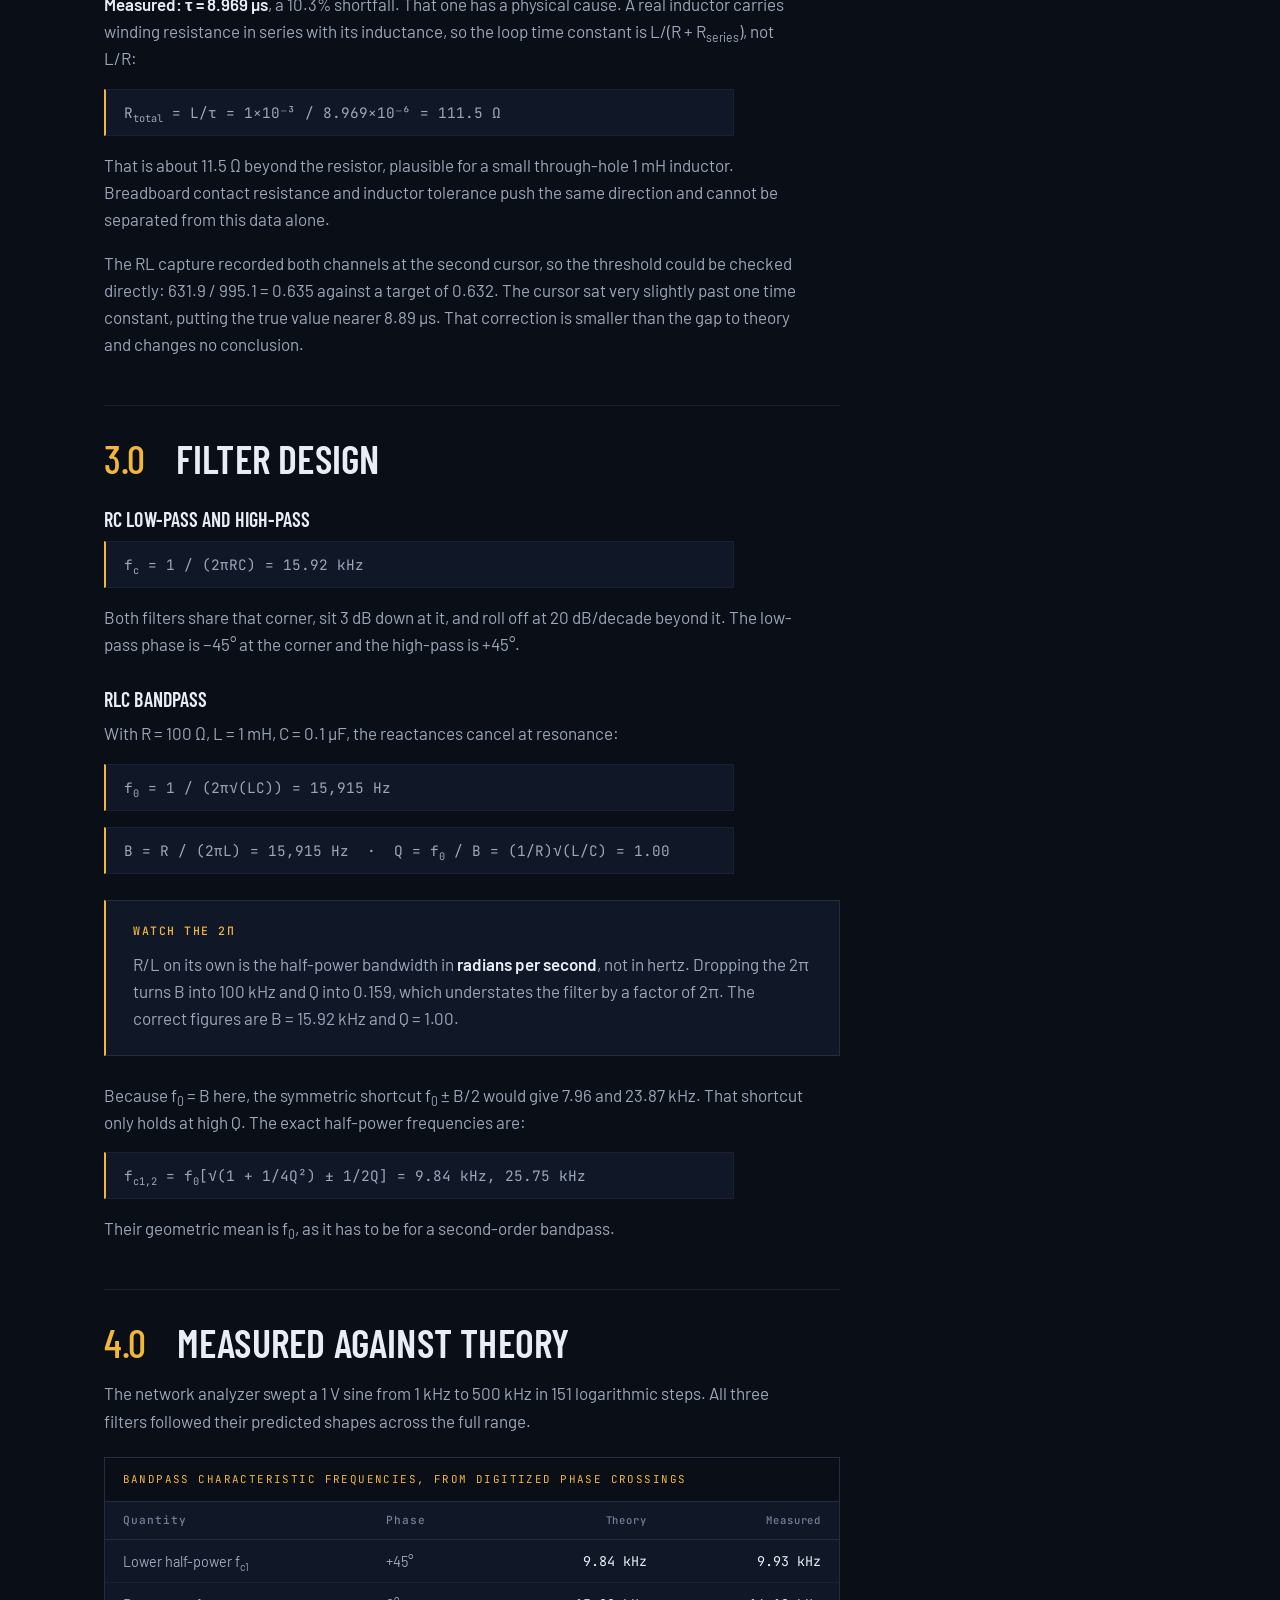
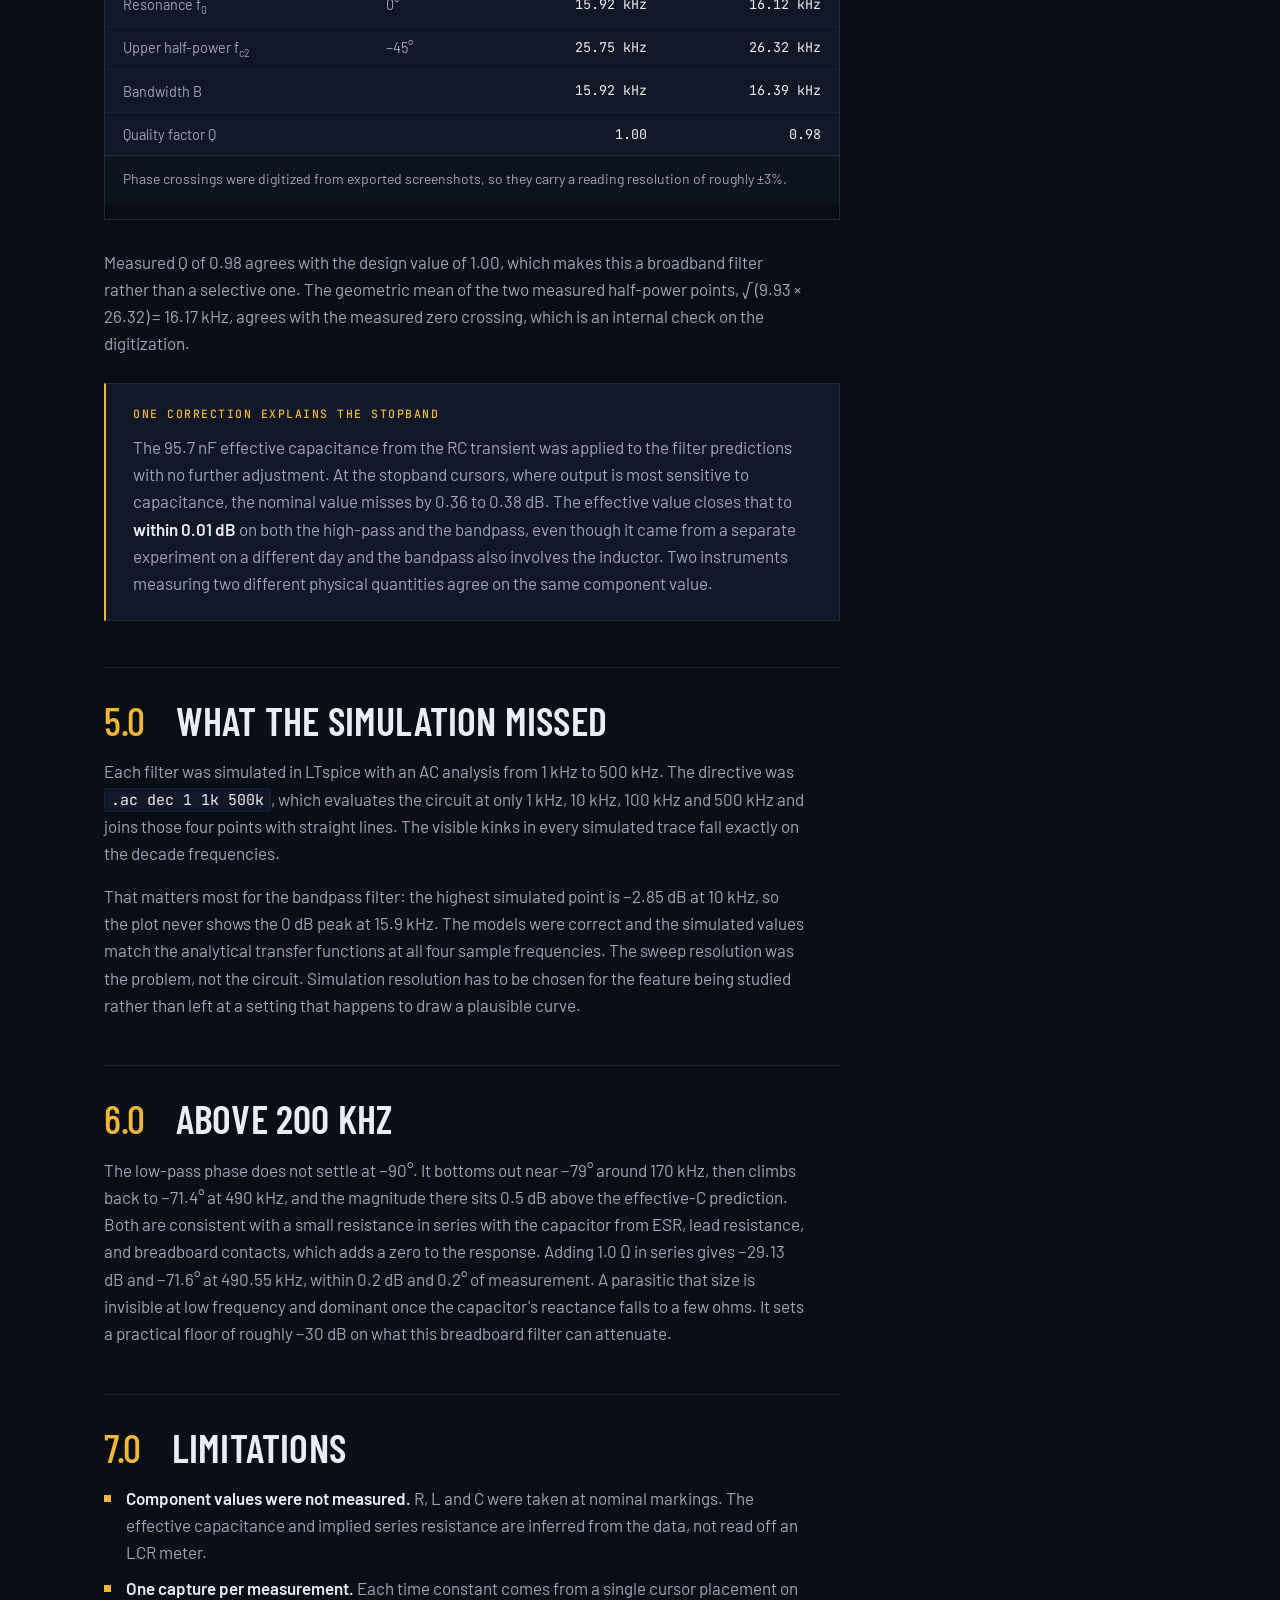
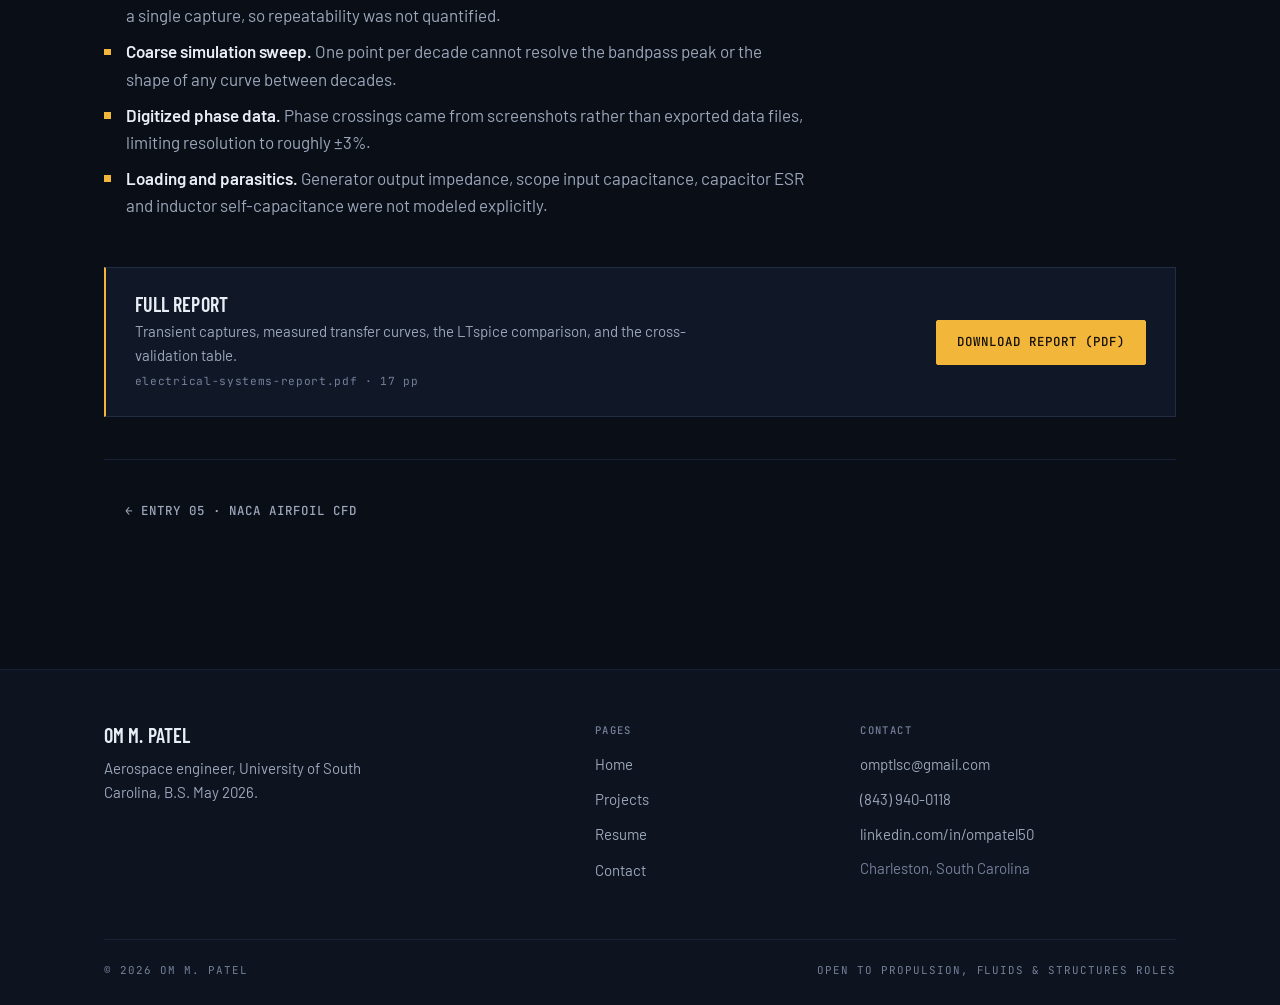
<file: projects/electrical-systems.html>
<!DOCTYPE html>
<html lang="en">
<head>
<meta charset="UTF-8">
<meta name="viewport" content="width=device-width, initial-scale=1.0">
<title>Circuit Characterization & Filter Design | Om M. Patel</title>
<meta name="description" content="RC and RL transient characterization plus low-pass, high-pass, and RLC bandpass filter design, validated against LTspice simulation.">
<meta name="author" content="Om M. Patel">
<meta name="theme-color" content="#0A0E16">

<meta property="og:title" content="Circuit Characterization & Filter Design | Om M. Patel">
<meta property="og:description" content="RC and RL transient characterization plus low-pass, high-pass, and RLC bandpass filter design, validated against LTspice simulation.">
<meta property="og:type" content="website">

<link rel="icon" href="data:image/svg+xml,<svg xmlns='http://www.w3.org/2000/svg' viewBox='0 0 32 32'><rect width='32' height='32' fill='%230A0E16'/><rect y='28' width='32' height='4' fill='%23F2B63B'/><text x='16' y='21' font-family='monospace' font-size='14' font-weight='700' fill='%23F2B63B' text-anchor='middle'>OP</text></svg>">

<link rel="preconnect" href="https://fonts.googleapis.com">
<link rel="preconnect" href="https://fonts.gstatic.com" crossorigin>
<link href="https://fonts.googleapis.com/css2?family=Barlow:wght@400;500;600&amp;family=Barlow+Condensed:wght@500;600&amp;family=JetBrains+Mono:wght@400;500;700&amp;display=swap" rel="stylesheet">
<link rel="stylesheet" href="../css/styles.css">
</head>
<body>
<a class="skip-link" href="#main">Skip to content</a>
<header class="header">
  <div class="container header-inner">
    <a href="../index.html" class="logo">
      <span class="logo-mark" aria-hidden="true">OP</span>
      <span>Om M. Patel</span>
    </a>
    <nav class="nav" aria-label="Main">
      <a href="../index.html" class="nav-link">Home</a>
      <a href="../projects.html" class="nav-link is-active" aria-current="page">Projects</a>
      <a href="../resume.html" class="nav-link">Resume</a>
      <a href="../contact.html" class="nav-link">Contact</a>
    </nav>
  </div>
</header>
<main id="main">
<div class="container">
  <p class="crumb"><a href="../index.html">Home</a><span class="sep">/</span><a href="../projects.html">Projects</a><span class="sep">/</span>Entry 06</p>
</div>
<section class="tblock-wrap">
  <div class="container">
    <div class="tblock">
      <div class="tblock-main">
        <p class="mono-label">Entry 06 <b>//</b> Electrical</p>
        <h1>Circuit Characterization &amp; Filter Design</h1>
        <p class="tblock-sum">RC and RL turn-on transients measured against theory, then low-pass, high-pass, and RLC bandpass filters swept from 1 kHz to 500 kHz and compared against analytical transfer functions and LTspice.</p>
      </div>
      <dl class="tblock-meta">
      <div><dt>Term</dt><dd>Spring 2024 · ELCT 221</dd></div>
      <div><dt>Tools</dt><dd>Digilent Analog Discovery 3, WaveForms, LTspice</dd></div>
      <div><dt>Filters</dt><dd>Low-pass, high-pass, RLC bandpass</dd></div>
      <div><dt>Status</dt><dd><span class="flag flag-ok">Cross-validated to 0.01 dB</span></dd></div>
      <div><dt>Report</dt><dd><a href="../assets/electrical-systems-report.pdf" download>electrical-systems-report.pdf</a></dd></div>
      </dl>
    </div>
  </div>
</section>

<section class="section" style="padding-top:0;border-top:0">
  <div class="container">

    <div class="stats reveal">
      <div><span class="stat-value">9.573 <small>µs</small></span><span class="stat-label">MEASURED RC τ</span></div>
      <div><span class="stat-value">8.969 <small>µs</small></span><span class="stat-label">MEASURED RL τ</span></div>
      <div><span class="stat-value">15.92 <small>kHz</small></span><span class="stat-label">CUTOFF FREQUENCY</span></div>
      <div><span class="stat-value">0.98</span><span class="stat-label">MEASURED BANDPASS Q</span></div>
    </div>

    <div class="prose">
      <h2><span class="sec-no">1.0</span> Overview</h2>
      <p>Two linked projects run on the same three passive components: a 100 Ω resistor, a
      0.1 µF capacitor, and a 1 mH inductor. The first characterized the step response of RC and
      RL circuits and pulled their time constants off oscilloscope captures. The second built RC
      low-pass, RC high-pass, and series RLC bandpass filters, measured their frequency response
      from 1 kHz to 500 kHz on a network analyzer, and compared the result against analytical
      transfer functions and LTspice.</p>
      <p>The useful result is the one that links the two. The capacitance implied by the RC time
      constant, applied with no further fitting, predicts the filter stopbands to within 0.01 dB.</p>

      <h2><span class="sec-no">2.0</span> Transient response</h2>
      <h3>RC circuit</h3>
      <p>With R = 100 Ω and C = 0.1 µF, the theoretical time constant is:</p>
      <p class="eq">τ = RC = 100 × 0.1×10⁻⁶ = 10 µs</p>
      <p>The turn-on transient across the resistor follows V<sub>R</sub>(t) = V<sub>s</sub>·e<sup>−t/τ</sup>,
      so at t = τ, V<sub>R</sub> = 0.368 V<sub>s</sub>.</p>
      <p><strong>Measured: τ = 9.573 µs</strong> against 10 µs nominal, a 4.3% shortfall. That sits
      inside the ±10% tolerance typical of a ceramic capacitor. Solving τ = RC with R at nominal
      gives an <strong>effective capacitance of 95.7 nF</strong>, about 4% below its marking.</p>
      <h3>RL circuit</h3>
      <p>With R = 100 Ω and L = 1 mH:</p>
      <p class="eq">τ = L/R = 0.001 / 100 = 10 µs</p>
      <p>Here the transient follows V<sub>R</sub>(t) = V<sub>s</sub>·(1 − e<sup>−t/τ</sup>), giving
      0.632 V<sub>s</sub> at t = τ.</p>
      <p><strong>Measured: τ = 8.969 µs</strong>, a 10.3% shortfall. That one has a physical cause.
      A real inductor carries winding resistance in series with its inductance, so the loop time
      constant is L/(R + R<sub>series</sub>), not L/R:</p>
      <p class="eq">R<sub>total</sub> = L/τ = 1×10⁻³ / 8.969×10⁻⁶ = 111.5 Ω</p>
      <p>That is about 11.5 Ω beyond the resistor, plausible for a small through-hole 1 mH
      inductor. Breadboard contact resistance and inductor tolerance push the same direction and
      cannot be separated from this data alone.</p>
      <p>The RL capture recorded both channels at the second cursor, so the threshold could be
      checked directly: 631.9 / 995.1 = 0.635 against a target of 0.632. The cursor sat very
      slightly past one time constant, putting the true value nearer 8.89 µs. That correction is
      smaller than the gap to theory and changes no conclusion.</p>

      <h2><span class="sec-no">3.0</span> Filter design</h2>
      <h3>RC low-pass and high-pass</h3>
      <p class="eq">f<sub>c</sub> = 1 / (2πRC) = 15.92 kHz</p>
      <p>Both filters share that corner, sit 3 dB down at it, and roll off at 20 dB/decade beyond
      it. The low-pass phase is −45° at the corner and the high-pass is +45°.</p>
      <h3>RLC bandpass</h3>
      <p>With R = 100 Ω, L = 1 mH, C = 0.1 µF, the reactances cancel at resonance:</p>
      <p class="eq">f<sub>0</sub> = 1 / (2π√(LC)) = 15,915 Hz</p>
      <p class="eq">B = R / (2πL) = 15,915 Hz&nbsp;&nbsp;·&nbsp;&nbsp;Q = f<sub>0</sub> / B = (1/R)√(L/C) = 1.00</p>
      <div class="callout">
        <h3>Watch the 2π</h3>
        <p>R/L on its own is the half-power bandwidth in <strong>radians per second</strong>, not in
        hertz. Dropping the 2π turns B into 100 kHz and Q into 0.159, which understates the filter
        by a factor of 2π. The correct figures are B = 15.92 kHz and Q = 1.00.</p>
      </div>
      <p>Because f<sub>0</sub> = B here, the symmetric shortcut f<sub>0</sub> ± B/2 would give 7.96
      and 23.87 kHz. That shortcut only holds at high Q. The exact half-power frequencies are:</p>
      <p class="eq">f<sub>c1,2</sub> = f<sub>0</sub>[√(1 + 1/4Q²) ± 1/2Q] = 9.84 kHz, 25.75 kHz</p>
      <p>Their geometric mean is f<sub>0</sub>, as it has to be for a second-order bandpass.</p>

      <h2><span class="sec-no">4.0</span> Measured against theory</h2>
      <p>The network analyzer swept a 1 V sine from 1 kHz to 500 kHz in 151 logarithmic steps. All
      three filters followed their predicted shapes across the full range.</p>
      <div class="table-wrap">
        <table>
          <caption>Bandpass characteristic frequencies, from digitized phase crossings</caption>
          <thead><tr><th>Quantity</th><th>Phase</th><th class="num">Theory</th><th class="num">Measured</th></tr></thead>
          <tbody>
            <tr><td>Lower half-power f<sub>c1</sub></td><td>+45°</td><td class="num">9.84 kHz</td><td class="num">9.93 kHz</td></tr>
            <tr><td>Resonance f<sub>0</sub></td><td>0°</td><td class="num">15.92 kHz</td><td class="num">16.12 kHz</td></tr>
            <tr><td>Upper half-power f<sub>c2</sub></td><td>−45°</td><td class="num">25.75 kHz</td><td class="num">26.32 kHz</td></tr>
            <tr><td>Bandwidth B</td><td></td><td class="num">15.92 kHz</td><td class="num">16.39 kHz</td></tr>
            <tr><td>Quality factor Q</td><td></td><td class="num">1.00</td><td class="num">0.98</td></tr>
          </tbody>
        </table>
        <p class="table-note">Phase crossings were digitized from exported screenshots, so they carry
        a reading resolution of roughly ±3%.</p>
      </div>
      <p>Measured Q of 0.98 agrees with the design value of 1.00, which makes this a broadband
      filter rather than a selective one. The geometric mean of the two measured half-power points,
      √(9.93 × 26.32) = 16.17 kHz, agrees with the measured zero crossing, which is an internal
      check on the digitization.</p>

      <div class="callout">
        <h3>One correction explains the stopband</h3>
        <p>The 95.7 nF effective capacitance from the RC transient was applied to the filter
        predictions with no further adjustment. At the stopband cursors, where output is most
        sensitive to capacitance, the nominal value misses by 0.36 to 0.38 dB. The effective value
        closes that to <strong>within 0.01 dB</strong> on both the high-pass and the bandpass, even
        though it came from a separate experiment on a different day and the bandpass also involves
        the inductor. Two instruments measuring two different physical quantities agree on the same
        component value.</p>
      </div>

      <h2><span class="sec-no">5.0</span> What the simulation missed</h2>
      <p>Each filter was simulated in LTspice with an AC analysis from 1 kHz to 500 kHz. The
      directive was <code>.ac dec 1 1k 500k</code>, which evaluates the circuit at only 1 kHz,
      10 kHz, 100 kHz and 500 kHz and joins those four points with straight lines. The visible
      kinks in every simulated trace fall exactly on the decade frequencies.</p>
      <p>That matters most for the bandpass filter: the highest simulated point is −2.85 dB at
      10 kHz, so the plot never shows the 0 dB peak at 15.9 kHz. The models were correct and the
      simulated values match the analytical transfer functions at all four sample frequencies. The
      sweep resolution was the problem, not the circuit. Simulation resolution has to be chosen for
      the feature being studied rather than left at a setting that happens to draw a plausible curve.</p>

      <h2><span class="sec-no">6.0</span> Above 200 kHz</h2>
      <p>The low-pass phase does not settle at −90°. It bottoms out near −79° around 170 kHz, then
      climbs back to −71.4° at 490 kHz, and the magnitude there sits 0.5 dB above the effective-C
      prediction. Both are consistent with a small resistance in series with the capacitor from ESR,
      lead resistance, and breadboard contacts, which adds a zero to the response. Adding 1.0 Ω in
      series gives −29.13 dB and −71.6° at 490.55 kHz, within 0.2 dB and 0.2° of measurement. A
      parasitic that size is invisible at low frequency and dominant once the capacitor's reactance
      falls to a few ohms. It sets a practical floor of roughly −30 dB on what this breadboard filter
      can attenuate.</p>

      <h2><span class="sec-no">7.0</span> Limitations</h2>
      <ul>
        <li><strong>Component values were not measured.</strong> R, L and C were taken at nominal markings. The effective capacitance and implied series resistance are inferred from the data, not read off an LCR meter.</li>
        <li><strong>One capture per measurement.</strong> Each time constant comes from a single cursor placement on a single capture, so repeatability was not quantified.</li>
        <li><strong>Coarse simulation sweep.</strong> One point per decade cannot resolve the bandpass peak or the shape of any curve between decades.</li>
        <li><strong>Digitized phase data.</strong> Phase crossings came from screenshots rather than exported data files, limiting resolution to roughly ±3%.</li>
        <li><strong>Loading and parasitics.</strong> Generator output impedance, scope input capacitance, capacitor ESR and inductor self-capacitance were not modeled explicitly.</li>
      </ul>
    </div>

    <div class="dstrip">
      <div>
        <h2>Full report</h2>
        <p>Transient captures, measured transfer curves, the LTspice comparison, and the cross-validation table.</p>
        <p class="file-meta">electrical-systems-report.pdf · 17 pp</p>
      </div>
      <div>
        <a class="btn btn-primary" href="../assets/electrical-systems-report.pdf" download>Download report (PDF)</a>
      </div>
    </div>

    <nav class="pager" aria-label="Project navigation">
      <a class="btn btn-ghost" href="cfd-analysis.html">← Entry 05 · NACA Airfoil CFD</a>
      <span></span>
    </nav>
  </div>
</section>
</main>
<footer class="footer">
  <div class="container">
    <div class="footer-grid">
      <div>
        <h2>Om M. Patel</h2>
        <p>Aerospace engineer, University of South Carolina, B.S. May 2026.</p>
      </div>
      <div>
        <h3>Pages</h3>
        <ul>
          <li><a href="../index.html">Home</a></li>
          <li><a href="../projects.html">Projects</a></li>
          <li><a href="../resume.html">Resume</a></li>
          <li><a href="../contact.html">Contact</a></li>
        </ul>
      </div>
      <div>
        <h3>Contact</h3>
        <ul>
          <li><a href="mailto:omptlsc@gmail.com">omptlsc@gmail.com</a></li>
          <li><a href="tel:+18439400118">(843) 940-0118</a></li>
          <li><a href="https://linkedin.com/in/ompatel50" target="_blank" rel="noopener">linkedin.com/in/ompatel50</a></li>
          <li class="plain">Charleston, South Carolina</li>
        </ul>
      </div>
    </div>
    <div class="footer-bottom">
      <span>© 2026 Om M. Patel</span>
      <span>Open to propulsion, fluids &amp; structures roles</span>
    </div>
  </div>
</footer>

<script src="../js/main.js"></script>
</body>
</html>
</file>
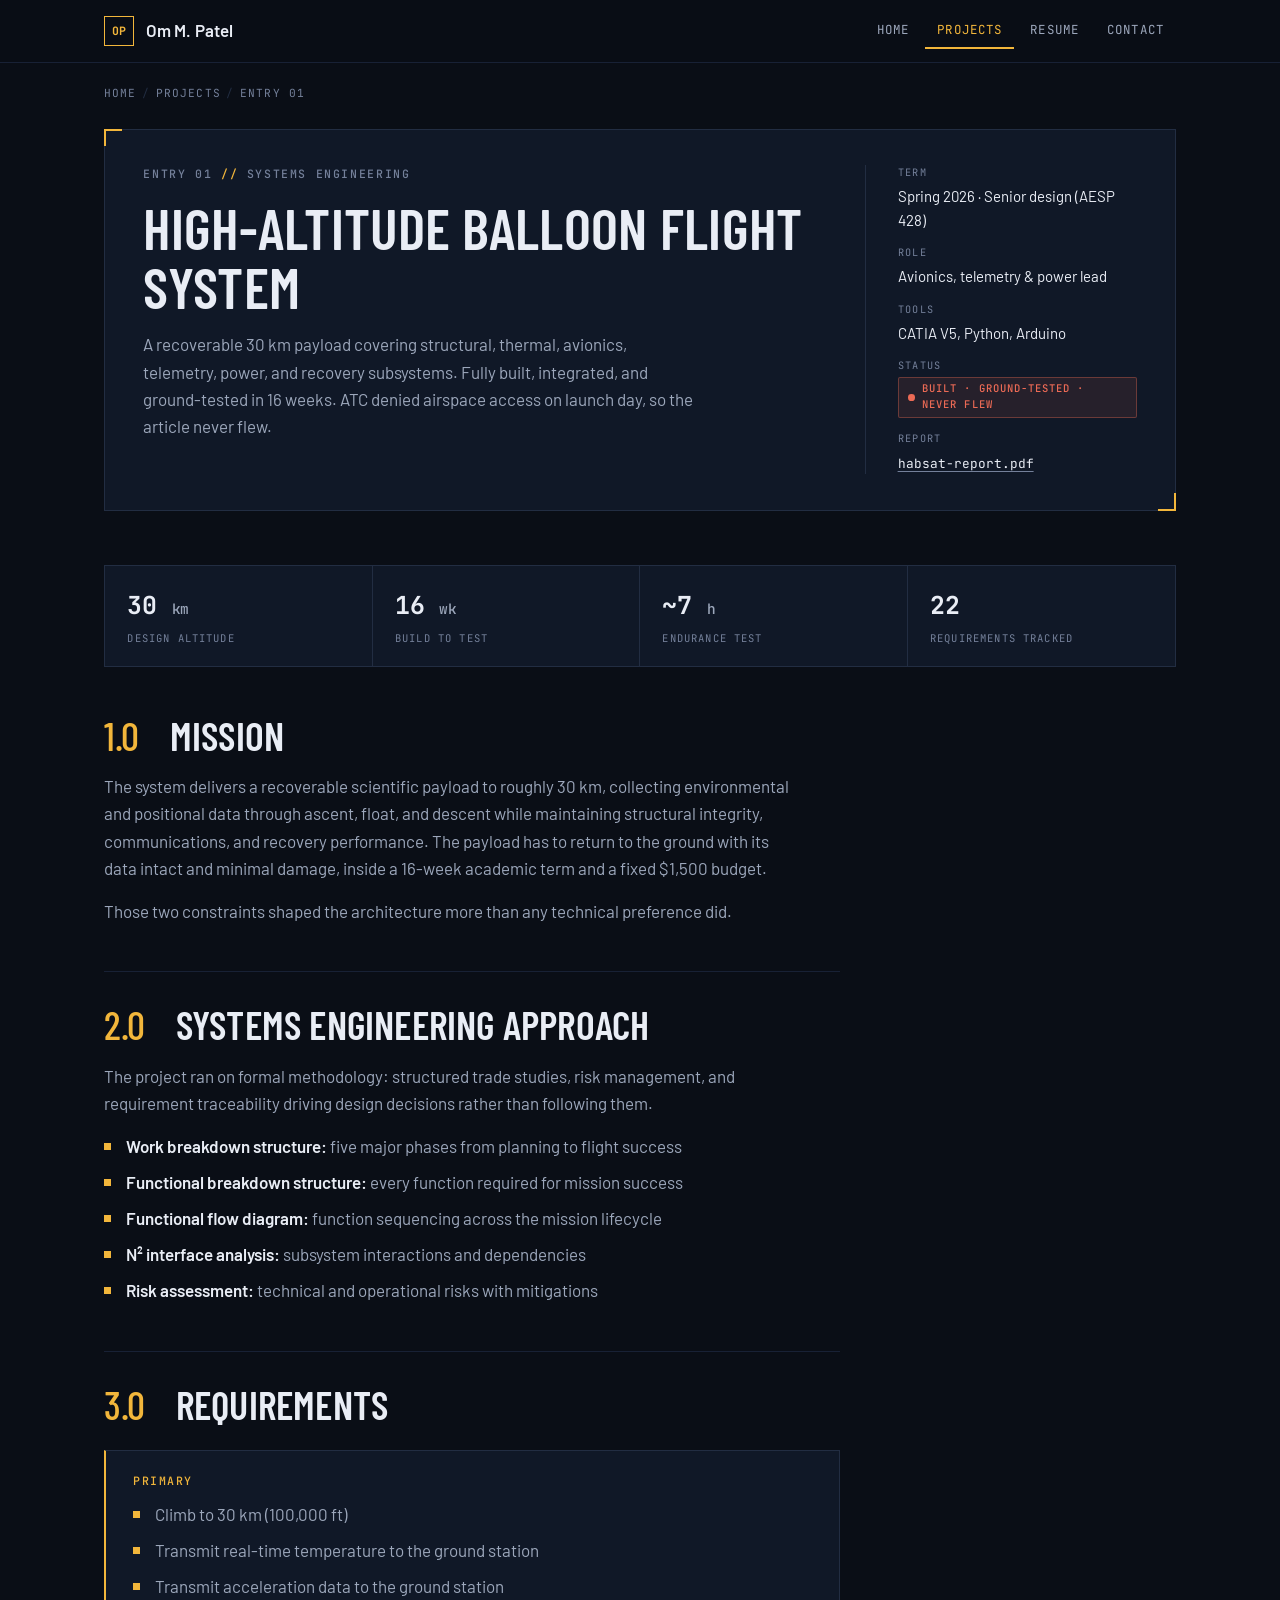
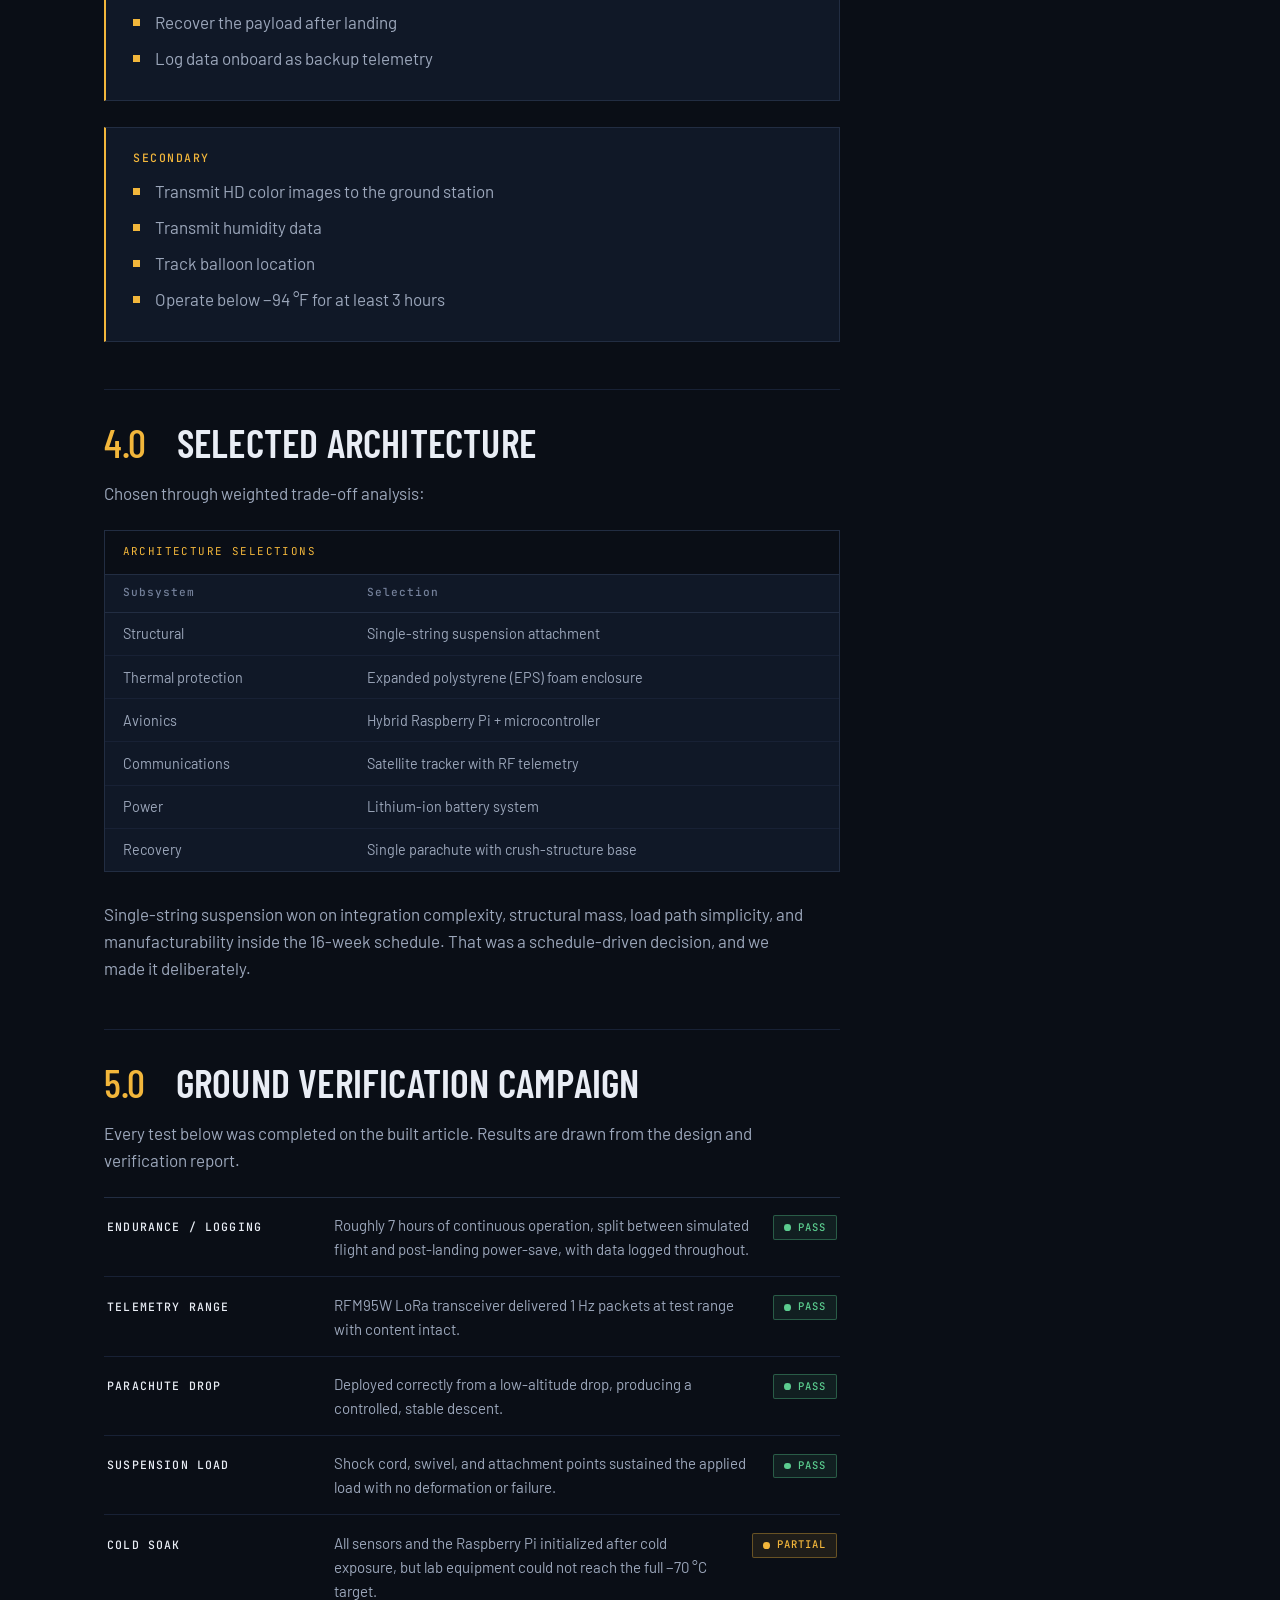
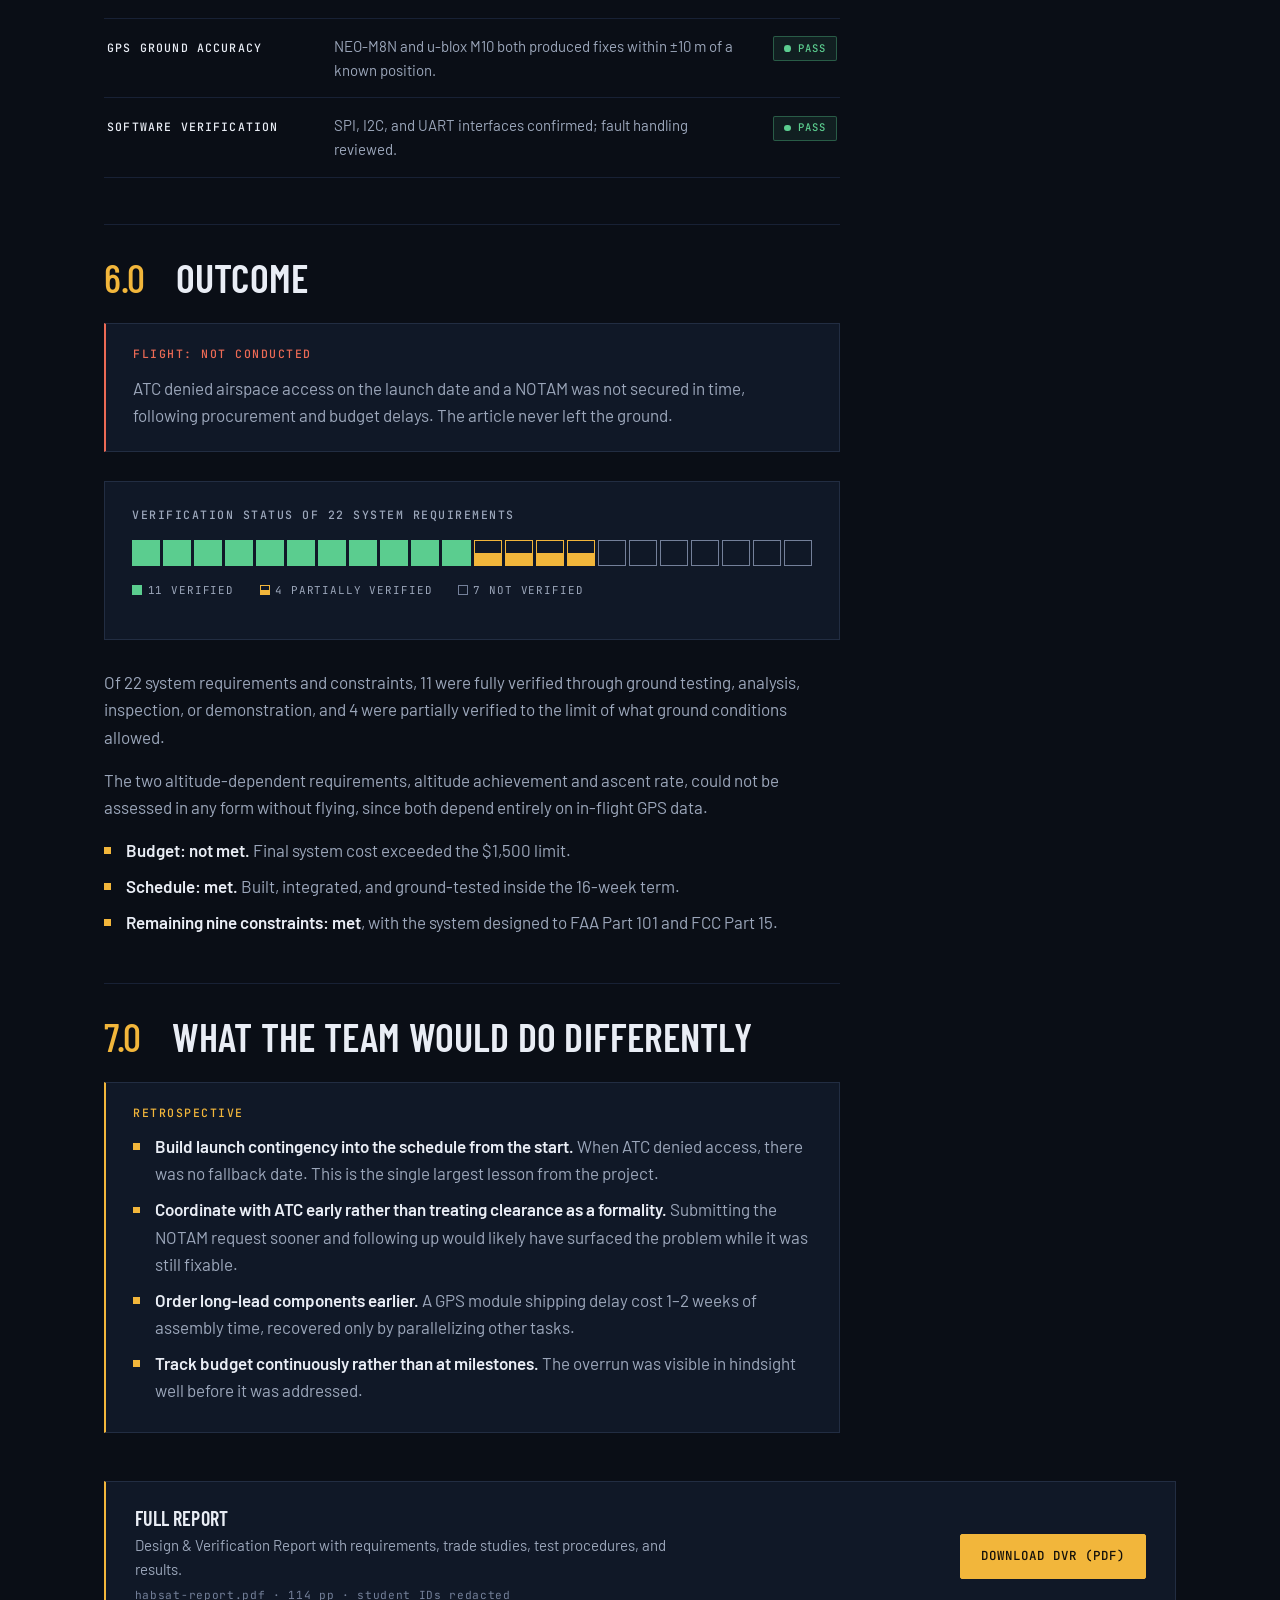
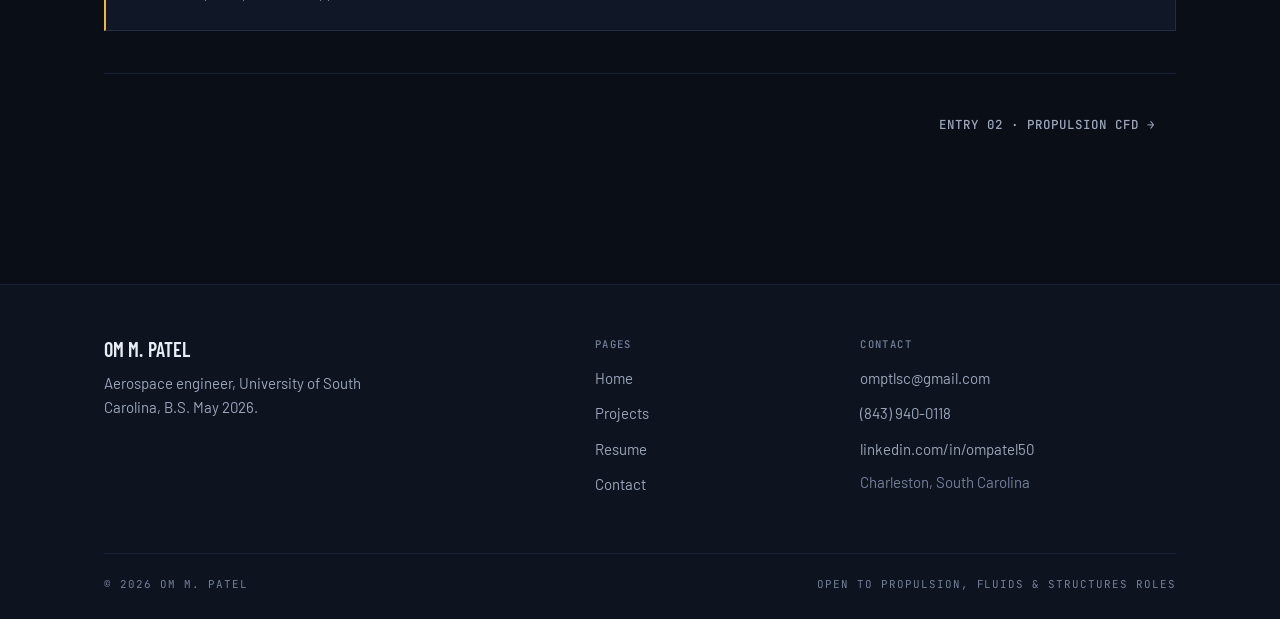
<file: projects/habsat.html>
<!DOCTYPE html>
<html lang="en">
<head>
<meta charset="UTF-8">
<meta name="viewport" content="width=device-width, initial-scale=1.0">
<title>High-Altitude Balloon Flight System | Om M. Patel</title>
<meta name="description" content="Systems engineering and mechanical design of a recoverable 30 km balloon payload, built and ground-tested in 16 weeks. ATC denied airspace access, so it never flew.">
<meta name="author" content="Om M. Patel">
<meta name="theme-color" content="#0A0E16">

<meta property="og:title" content="High-Altitude Balloon Flight System | Om M. Patel">
<meta property="og:description" content="Systems engineering and mechanical design of a recoverable 30 km balloon payload, built and ground-tested in 16 weeks. ATC denied airspace access, so it never flew.">
<meta property="og:type" content="website">

<link rel="icon" href="data:image/svg+xml,<svg xmlns='http://www.w3.org/2000/svg' viewBox='0 0 32 32'><rect width='32' height='32' fill='%230A0E16'/><rect y='28' width='32' height='4' fill='%23F2B63B'/><text x='16' y='21' font-family='monospace' font-size='14' font-weight='700' fill='%23F2B63B' text-anchor='middle'>OP</text></svg>">

<link rel="preconnect" href="https://fonts.googleapis.com">
<link rel="preconnect" href="https://fonts.gstatic.com" crossorigin>
<link href="https://fonts.googleapis.com/css2?family=Barlow:wght@400;500;600&amp;family=Barlow+Condensed:wght@500;600&amp;family=JetBrains+Mono:wght@400;500;700&amp;display=swap" rel="stylesheet">
<link rel="stylesheet" href="../css/styles.css">
</head>
<body>
<a class="skip-link" href="#main">Skip to content</a>
<header class="header">
  <div class="container header-inner">
    <a href="../index.html" class="logo">
      <span class="logo-mark" aria-hidden="true">OP</span>
      <span>Om M. Patel</span>
    </a>
    <nav class="nav" aria-label="Main">
      <a href="../index.html" class="nav-link">Home</a>
      <a href="../projects.html" class="nav-link is-active" aria-current="page">Projects</a>
      <a href="../resume.html" class="nav-link">Resume</a>
      <a href="../contact.html" class="nav-link">Contact</a>
    </nav>
  </div>
</header>
<main id="main">
<div class="container">
  <p class="crumb"><a href="../index.html">Home</a><span class="sep">/</span><a href="../projects.html">Projects</a><span class="sep">/</span>Entry 01</p>
</div>
<section class="tblock-wrap">
  <div class="container">
    <div class="tblock">
      <div class="tblock-main">
        <p class="mono-label">Entry 01 <b>//</b> Systems engineering</p>
        <h1>High-Altitude Balloon Flight System</h1>
        <p class="tblock-sum">A recoverable 30 km payload covering structural, thermal, avionics, telemetry, power, and recovery subsystems. Fully built, integrated, and ground-tested in 16 weeks. ATC denied airspace access on launch day, so the article never flew.</p>
      </div>
      <dl class="tblock-meta">
      <div><dt>Term</dt><dd>Spring 2026 · Senior design (AESP 428)</dd></div>
      <div><dt>Role</dt><dd>Avionics, telemetry &amp; power lead</dd></div>
      <div><dt>Tools</dt><dd>CATIA V5, Python, Arduino</dd></div>
      <div><dt>Status</dt><dd><span class="flag flag-bad">Built · ground-tested · never flew</span></dd></div>
      <div><dt>Report</dt><dd><a href="../assets/habsat-report.pdf" download>habsat-report.pdf</a></dd></div>
      </dl>
    </div>
  </div>
</section>

<section class="section" style="padding-top:0;border-top:0">
  <div class="container">

    <div class="stats reveal">
      <div><span class="stat-value">30 <small>km</small></span><span class="stat-label">DESIGN ALTITUDE</span></div>
      <div><span class="stat-value">16 <small>wk</small></span><span class="stat-label">BUILD TO TEST</span></div>
      <div><span class="stat-value">~7 <small>h</small></span><span class="stat-label">ENDURANCE TEST</span></div>
      <div><span class="stat-value">22</span><span class="stat-label">REQUIREMENTS TRACKED</span></div>
    </div>

    <div class="prose">
      <h2><span class="sec-no">1.0</span> Mission</h2>
      <p>The system delivers a recoverable scientific payload to roughly 30 km, collecting
      environmental and positional data through ascent, float, and descent while maintaining
      structural integrity, communications, and recovery performance. The payload has to return to
      the ground with its data intact and minimal damage, inside a 16-week academic term and a
      fixed $1,500 budget.</p>
      <p>Those two constraints shaped the architecture more than any technical preference did.</p>

      <h2><span class="sec-no">2.0</span> Systems engineering approach</h2>
      <p>The project ran on formal methodology: structured trade studies, risk management, and
      requirement traceability driving design decisions rather than following them.</p>
      <ul>
        <li><strong>Work breakdown structure:</strong> five major phases from planning to flight success</li>
        <li><strong>Functional breakdown structure:</strong> every function required for mission success</li>
        <li><strong>Functional flow diagram:</strong> function sequencing across the mission lifecycle</li>
        <li><strong>N² interface analysis:</strong> subsystem interactions and dependencies</li>
        <li><strong>Risk assessment:</strong> technical and operational risks with mitigations</li>
      </ul>

      <h2><span class="sec-no">3.0</span> Requirements</h2>
      <div class="callout">
        <h3>Primary</h3>
        <ul>
          <li>Climb to 30 km (100,000 ft)</li>
          <li>Transmit real-time temperature to the ground station</li>
          <li>Transmit acceleration data to the ground station</li>
          <li>Recover the payload after landing</li>
          <li>Log data onboard as backup telemetry</li>
        </ul>
      </div>
      <div class="callout">
        <h3>Secondary</h3>
        <ul>
          <li>Transmit HD color images to the ground station</li>
          <li>Transmit humidity data</li>
          <li>Track balloon location</li>
          <li>Operate below −94 °F for at least 3 hours</li>
        </ul>
      </div>

      <h2><span class="sec-no">4.0</span> Selected architecture</h2>
      <p>Chosen through weighted trade-off analysis:</p>
      <div class="table-wrap">
        <table>
          <caption>Architecture selections</caption>
          <thead><tr><th>Subsystem</th><th>Selection</th></tr></thead>
          <tbody>
            <tr><td>Structural</td><td>Single-string suspension attachment</td></tr>
            <tr><td>Thermal protection</td><td>Expanded polystyrene (EPS) foam enclosure</td></tr>
            <tr><td>Avionics</td><td>Hybrid Raspberry Pi + microcontroller</td></tr>
            <tr><td>Communications</td><td>Satellite tracker with RF telemetry</td></tr>
            <tr><td>Power</td><td>Lithium-ion battery system</td></tr>
            <tr><td>Recovery</td><td>Single parachute with crush-structure base</td></tr>
          </tbody>
        </table>
      </div>
      <p>Single-string suspension won on integration complexity, structural mass, load path
      simplicity, and manufacturability inside the 16-week schedule. That was a schedule-driven
      decision, and we made it deliberately.</p>

      <h2><span class="sec-no">5.0</span> Ground verification campaign</h2>
      <p>Every test below was completed on the built article. Results are drawn from the design
      and verification report.</p>
      <dl class="vlist">
        <div><dt>Endurance / logging</dt><dd>Roughly 7 hours of continuous operation, split between simulated flight and post-landing power-save, with data logged throughout.</dd><dd class="v-flag"><span class="flag flag-ok">Pass</span></dd></div>
        <div><dt>Telemetry range</dt><dd>RFM95W LoRa transceiver delivered 1 Hz packets at test range with content intact.</dd><dd class="v-flag"><span class="flag flag-ok">Pass</span></dd></div>
        <div><dt>Parachute drop</dt><dd>Deployed correctly from a low-altitude drop, producing a controlled, stable descent.</dd><dd class="v-flag"><span class="flag flag-ok">Pass</span></dd></div>
        <div><dt>Suspension load</dt><dd>Shock cord, swivel, and attachment points sustained the applied load with no deformation or failure.</dd><dd class="v-flag"><span class="flag flag-ok">Pass</span></dd></div>
        <div><dt>Cold soak</dt><dd>All sensors and the Raspberry Pi initialized after cold exposure, but lab equipment could not reach the full −70 °C target.</dd><dd class="v-flag"><span class="flag flag-warn">Partial</span></dd></div>
        <div><dt>GPS ground accuracy</dt><dd>NEO-M8N and u-blox M10 both produced fixes within ±10 m of a known position.</dd><dd class="v-flag"><span class="flag flag-ok">Pass</span></dd></div>
        <div><dt>Software verification</dt><dd>SPI, I2C, and UART interfaces confirmed; fault handling reviewed.</dd><dd class="v-flag"><span class="flag flag-ok">Pass</span></dd></div>
      </dl>

      <h2><span class="sec-no">6.0</span> Outcome</h2>
      <div class="callout callout-bad">
        <h3>Flight: not conducted</h3>
        <p>ATC denied airspace access on the launch date and a NOTAM was not secured in time,
        following procurement and budget delays. The article never left the ground.</p>
      </div>

      <div class="reqboard">
        <p class="reqboard-title">Verification status of 22 system requirements</p>
        <div class="reqbar" role="img" aria-label="Of 22 requirements: 11 verified, 4 partially verified, 7 not verified">
          <span class="r-ok"></span><span class="r-ok"></span><span class="r-ok"></span><span class="r-ok"></span><span class="r-ok"></span><span class="r-ok"></span><span class="r-ok"></span><span class="r-ok"></span><span class="r-ok"></span><span class="r-ok"></span><span class="r-ok"></span><span class="r-part"></span><span class="r-part"></span><span class="r-part"></span><span class="r-part"></span><span class="r-no"></span><span class="r-no"></span><span class="r-no"></span><span class="r-no"></span><span class="r-no"></span><span class="r-no"></span><span class="r-no"></span>
        </div>
        <p class="reqlegend"><span class="l-ok">11 verified</span><span class="l-part">4 partially verified</span><span class="l-no">7 not verified</span></p>
      </div>

      <p>Of 22 system requirements and constraints, 11 were fully verified through ground testing,
      analysis, inspection, or demonstration, and 4 were partially verified to the limit of what
      ground conditions allowed.</p>
      <p>The two altitude-dependent requirements, altitude achievement and ascent rate, could not
      be assessed in any form without flying, since both depend entirely on in-flight GPS data.</p>
      <ul>
        <li><strong>Budget: not met.</strong> Final system cost exceeded the $1,500 limit.</li>
        <li><strong>Schedule: met.</strong> Built, integrated, and ground-tested inside the 16-week term.</li>
        <li><strong>Remaining nine constraints: met</strong>, with the system designed to FAA Part 101 and FCC Part 15.</li>
      </ul>

      <h2><span class="sec-no">7.0</span> What the team would do differently</h2>
      <div class="callout">
        <h3>Retrospective</h3>
        <ul>
          <li><strong>Build launch contingency into the schedule from the start.</strong> When ATC denied access, there was no fallback date. This is the single largest lesson from the project.</li>
          <li><strong>Coordinate with ATC early rather than treating clearance as a formality.</strong> Submitting the NOTAM request sooner and following up would likely have surfaced the problem while it was still fixable.</li>
          <li><strong>Order long-lead components earlier.</strong> A GPS module shipping delay cost 1–2 weeks of assembly time, recovered only by parallelizing other tasks.</li>
          <li><strong>Track budget continuously rather than at milestones.</strong> The overrun was visible in hindsight well before it was addressed.</li>
        </ul>
      </div>
    </div>

    <div class="dstrip">
      <div>
        <h2>Full report</h2>
        <p>Design &amp; Verification Report with requirements, trade studies, test procedures, and results.</p>
        <p class="file-meta">habsat-report.pdf · 114 pp · student IDs redacted</p>
      </div>
      <div>
        <a class="btn btn-primary" href="../assets/habsat-report.pdf" download>Download DVR (PDF)</a>
      </div>
    </div>

    <nav class="pager" aria-label="Project navigation">
      <span></span>
      <a class="btn btn-ghost" href="propulsion.html">Entry 02 · Propulsion CFD →</a>
    </nav>
  </div>
</section>
</main>
<footer class="footer">
  <div class="container">
    <div class="footer-grid">
      <div>
        <h2>Om M. Patel</h2>
        <p>Aerospace engineer, University of South Carolina, B.S. May 2026.</p>
      </div>
      <div>
        <h3>Pages</h3>
        <ul>
          <li><a href="../index.html">Home</a></li>
          <li><a href="../projects.html">Projects</a></li>
          <li><a href="../resume.html">Resume</a></li>
          <li><a href="../contact.html">Contact</a></li>
        </ul>
      </div>
      <div>
        <h3>Contact</h3>
        <ul>
          <li><a href="mailto:omptlsc@gmail.com">omptlsc@gmail.com</a></li>
          <li><a href="tel:+18439400118">(843) 940-0118</a></li>
          <li><a href="https://linkedin.com/in/ompatel50" target="_blank" rel="noopener">linkedin.com/in/ompatel50</a></li>
          <li class="plain">Charleston, South Carolina</li>
        </ul>
      </div>
    </div>
    <div class="footer-bottom">
      <span>© 2026 Om M. Patel</span>
      <span>Open to propulsion, fluids &amp; structures roles</span>
    </div>
  </div>
</footer>

<script src="../js/main.js"></script>
</body>
</html>
</file>
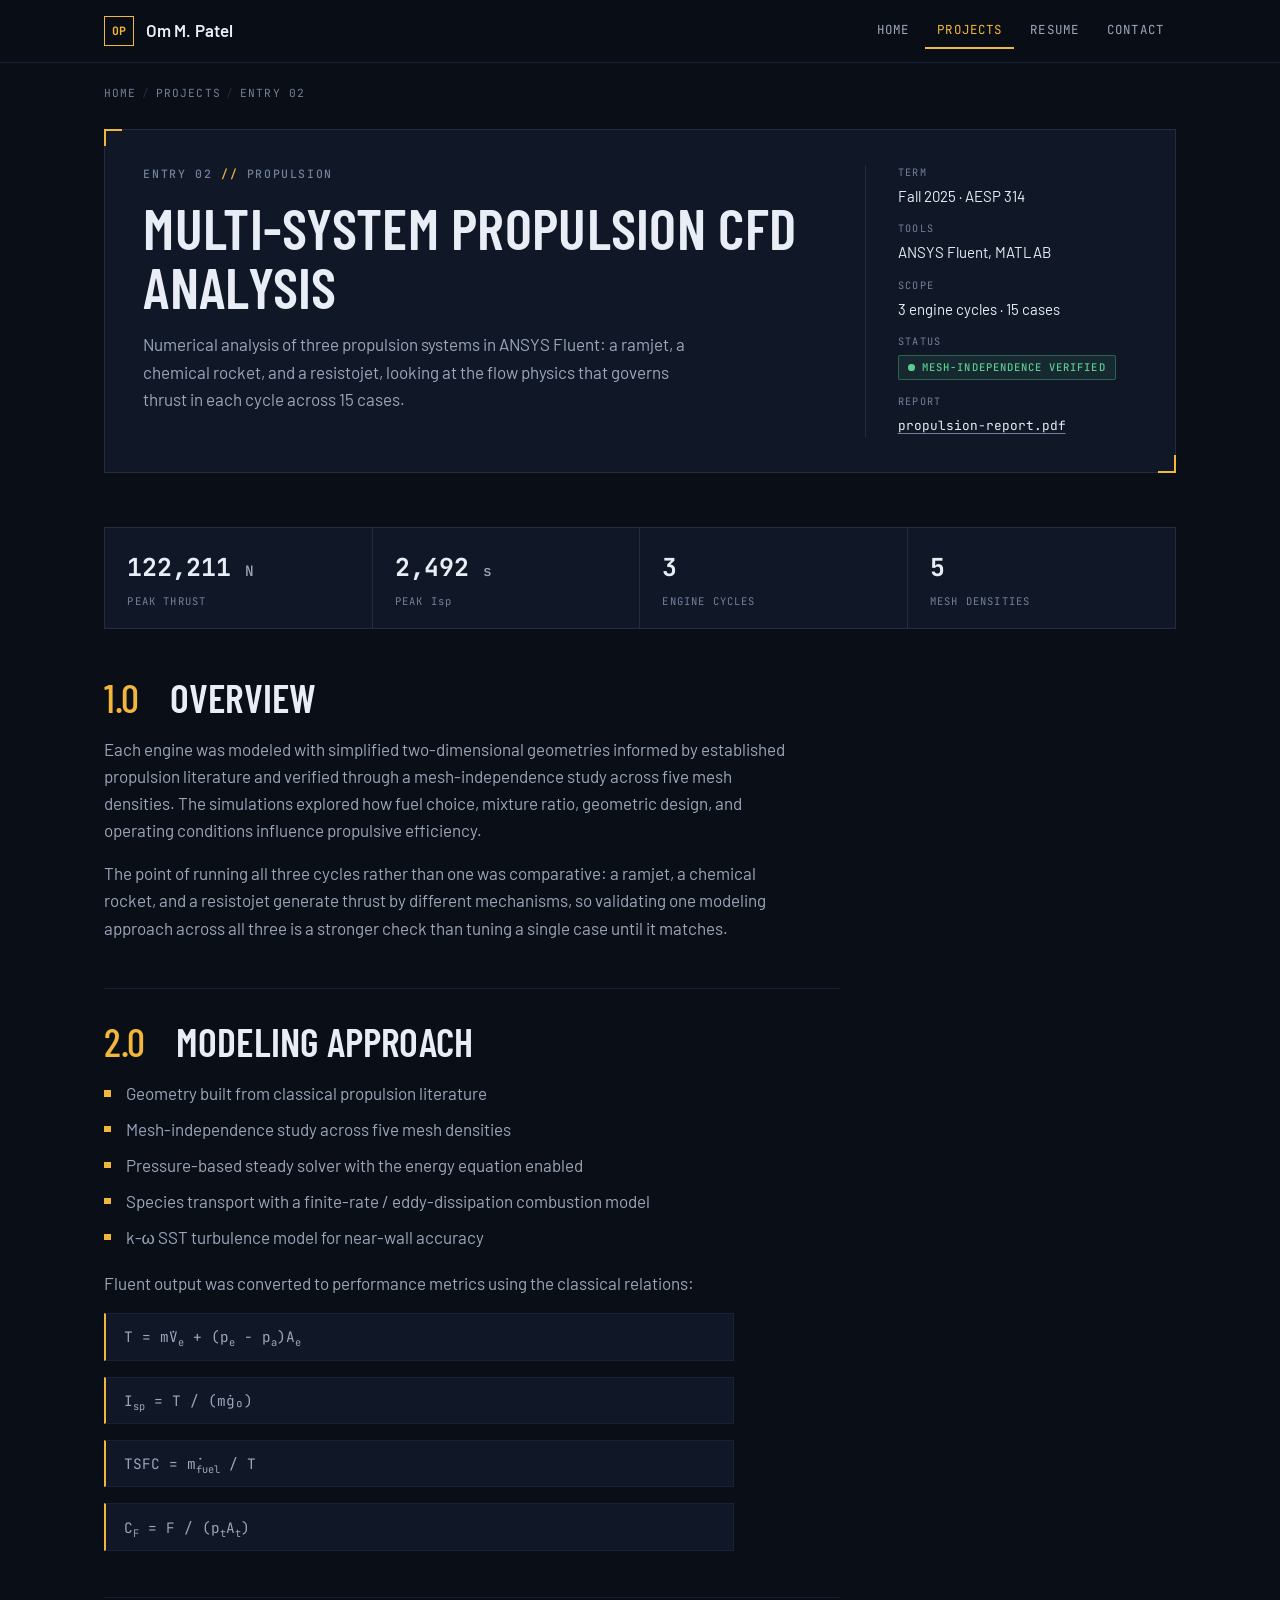
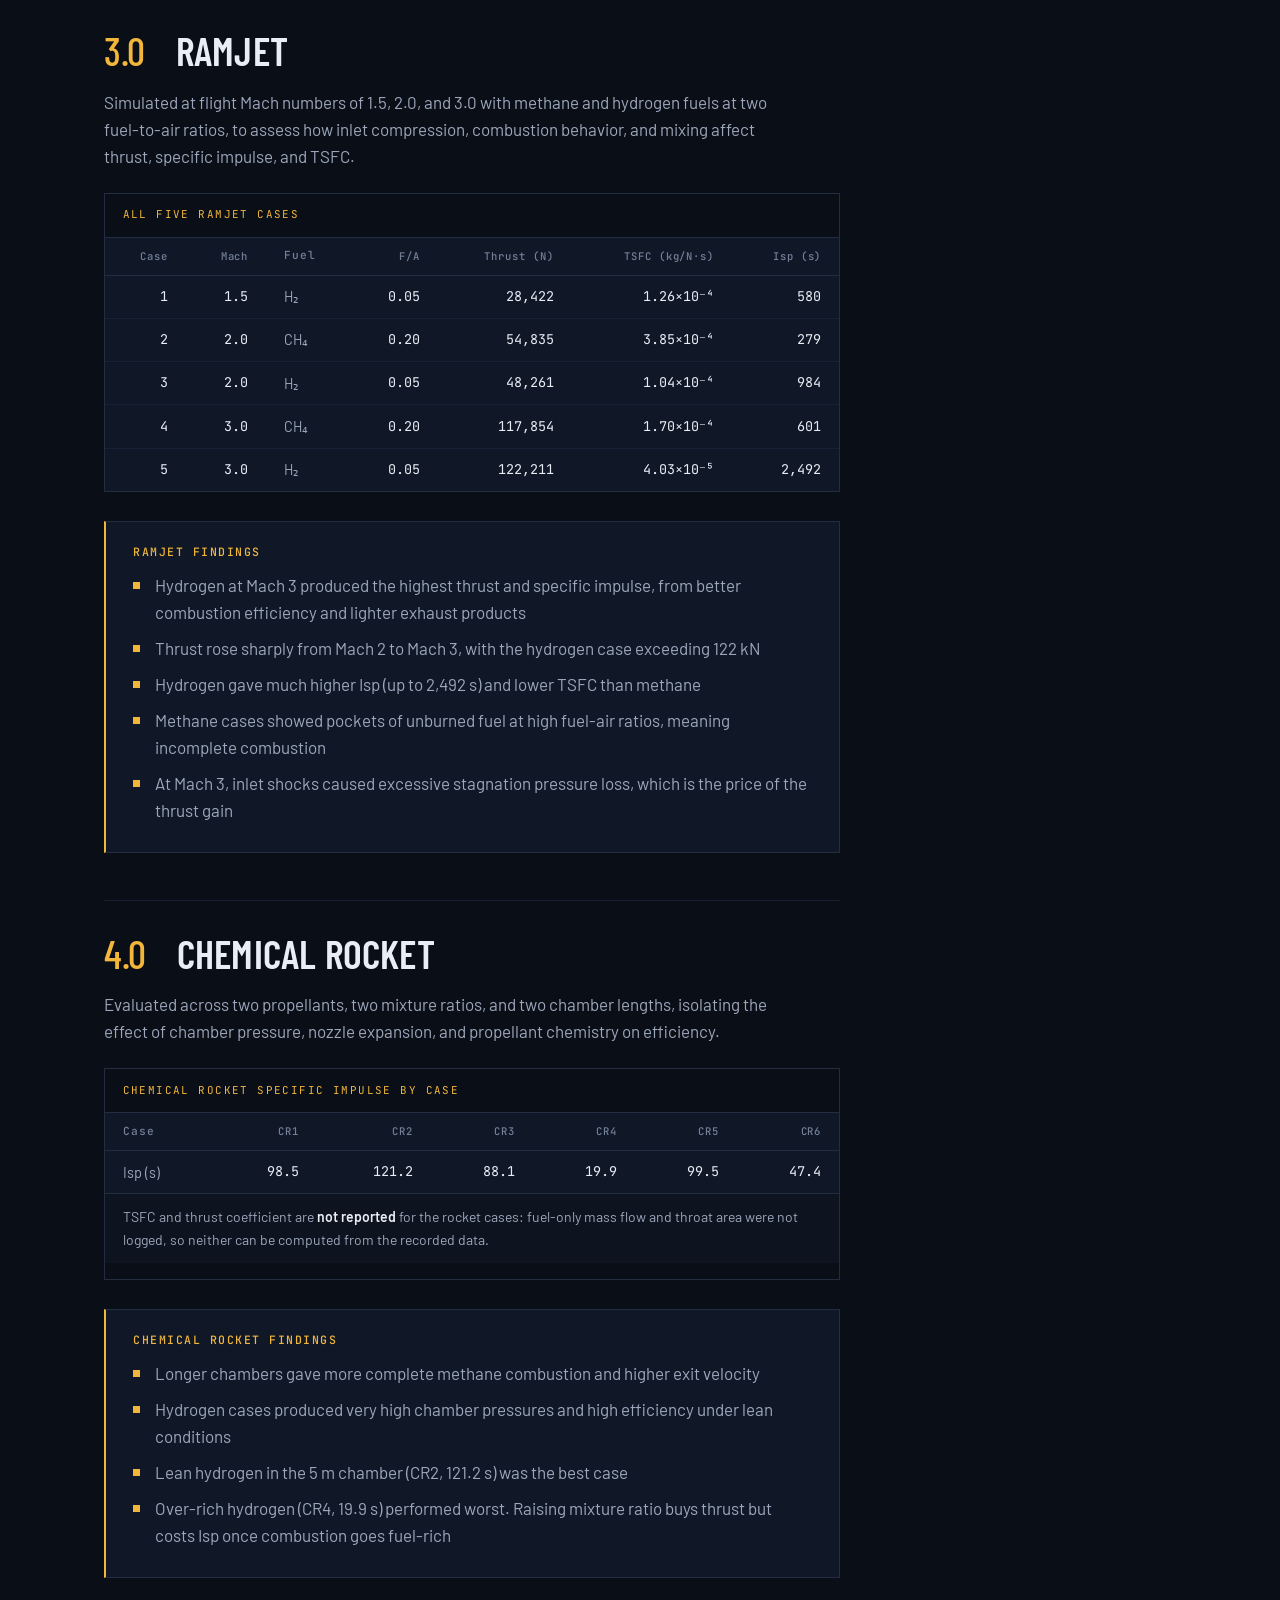
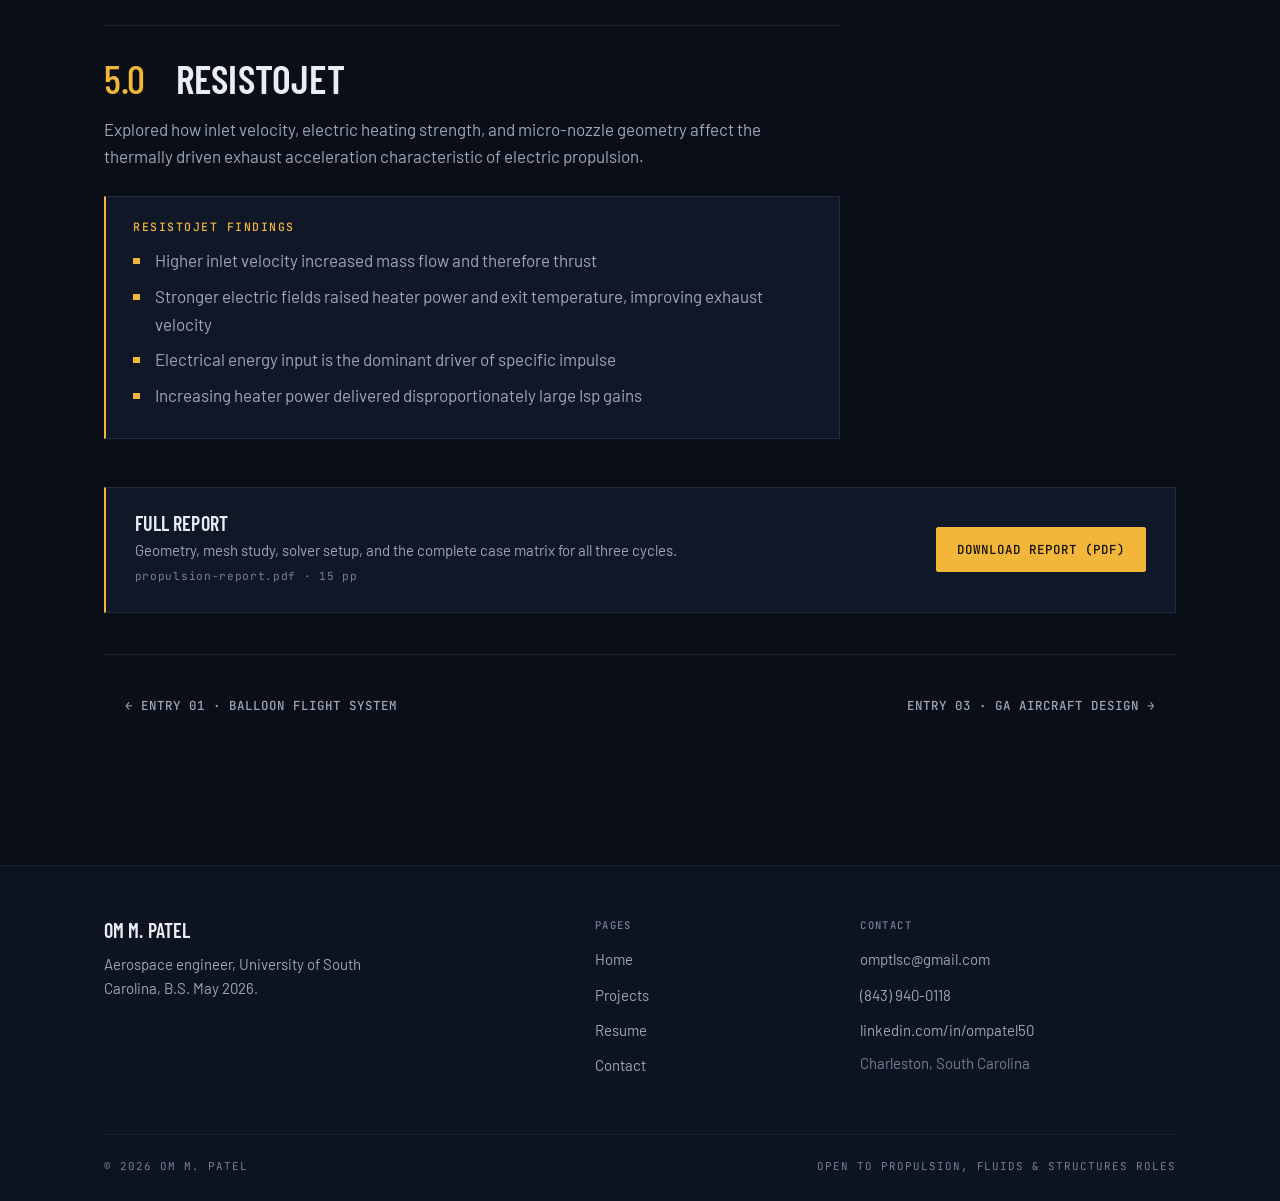
<file: projects/propulsion.html>
<!DOCTYPE html>
<html lang="en">
<head>
<meta charset="UTF-8">
<meta name="viewport" content="width=device-width, initial-scale=1.0">
<title>Multi-System Propulsion CFD Analysis | Om M. Patel</title>
<meta name="description" content="CFD analysis of ramjet, chemical rocket, and resistojet propulsion systems in ANSYS Fluent, quantifying thrust, Isp, and TSFC across 15 cases.">
<meta name="author" content="Om M. Patel">
<meta name="theme-color" content="#0A0E16">

<meta property="og:title" content="Multi-System Propulsion CFD Analysis | Om M. Patel">
<meta property="og:description" content="CFD analysis of ramjet, chemical rocket, and resistojet propulsion systems in ANSYS Fluent, quantifying thrust, Isp, and TSFC across 15 cases.">
<meta property="og:type" content="website">

<link rel="icon" href="data:image/svg+xml,<svg xmlns='http://www.w3.org/2000/svg' viewBox='0 0 32 32'><rect width='32' height='32' fill='%230A0E16'/><rect y='28' width='32' height='4' fill='%23F2B63B'/><text x='16' y='21' font-family='monospace' font-size='14' font-weight='700' fill='%23F2B63B' text-anchor='middle'>OP</text></svg>">

<link rel="preconnect" href="https://fonts.googleapis.com">
<link rel="preconnect" href="https://fonts.gstatic.com" crossorigin>
<link href="https://fonts.googleapis.com/css2?family=Barlow:wght@400;500;600&amp;family=Barlow+Condensed:wght@500;600&amp;family=JetBrains+Mono:wght@400;500;700&amp;display=swap" rel="stylesheet">
<link rel="stylesheet" href="../css/styles.css">
</head>
<body>
<a class="skip-link" href="#main">Skip to content</a>
<header class="header">
  <div class="container header-inner">
    <a href="../index.html" class="logo">
      <span class="logo-mark" aria-hidden="true">OP</span>
      <span>Om M. Patel</span>
    </a>
    <nav class="nav" aria-label="Main">
      <a href="../index.html" class="nav-link">Home</a>
      <a href="../projects.html" class="nav-link is-active" aria-current="page">Projects</a>
      <a href="../resume.html" class="nav-link">Resume</a>
      <a href="../contact.html" class="nav-link">Contact</a>
    </nav>
  </div>
</header>
<main id="main">
<div class="container">
  <p class="crumb"><a href="../index.html">Home</a><span class="sep">/</span><a href="../projects.html">Projects</a><span class="sep">/</span>Entry 02</p>
</div>
<section class="tblock-wrap">
  <div class="container">
    <div class="tblock">
      <div class="tblock-main">
        <p class="mono-label">Entry 02 <b>//</b> Propulsion</p>
        <h1>Multi-System Propulsion CFD Analysis</h1>
        <p class="tblock-sum">Numerical analysis of three propulsion systems in ANSYS Fluent: a ramjet, a chemical rocket, and a resistojet, looking at the flow physics that governs thrust in each cycle across 15 cases.</p>
      </div>
      <dl class="tblock-meta">
      <div><dt>Term</dt><dd>Fall 2025 · AESP 314</dd></div>
      <div><dt>Tools</dt><dd>ANSYS Fluent, MATLAB</dd></div>
      <div><dt>Scope</dt><dd>3 engine cycles · 15 cases</dd></div>
      <div><dt>Status</dt><dd><span class="flag flag-ok">Mesh-independence verified</span></dd></div>
      <div><dt>Report</dt><dd><a href="../assets/propulsion-report.pdf" download>propulsion-report.pdf</a></dd></div>
      </dl>
    </div>
  </div>
</section>

<section class="section" style="padding-top:0;border-top:0">
  <div class="container">

    <div class="stats reveal">
      <div><span class="stat-value">122,211 <small>N</small></span><span class="stat-label">PEAK THRUST</span></div>
      <div><span class="stat-value">2,492 <small>s</small></span><span class="stat-label">PEAK Isp</span></div>
      <div><span class="stat-value">3</span><span class="stat-label">ENGINE CYCLES</span></div>
      <div><span class="stat-value">5</span><span class="stat-label">MESH DENSITIES</span></div>
    </div>

    <div class="prose">
      <h2><span class="sec-no">1.0</span> Overview</h2>
      <p>Each engine was modeled with simplified two-dimensional geometries informed by established
      propulsion literature and verified through a mesh-independence study across five mesh
      densities. The simulations explored how fuel choice, mixture ratio, geometric design, and
      operating conditions influence propulsive efficiency.</p>
      <p>The point of running all three cycles rather than one was comparative: a ramjet, a chemical
      rocket, and a resistojet generate thrust by different mechanisms, so validating one modeling
      approach across all three is a stronger check than tuning a single case until it matches.</p>

      <h2><span class="sec-no">2.0</span> Modeling approach</h2>
      <ul>
        <li>Geometry built from classical propulsion literature</li>
        <li>Mesh-independence study across five mesh densities</li>
        <li>Pressure-based steady solver with the energy equation enabled</li>
        <li>Species transport with a finite-rate / eddy-dissipation combustion model</li>
        <li>k-ω SST turbulence model for near-wall accuracy</li>
      </ul>
      <p>Fluent output was converted to performance metrics using the classical relations:</p>
      <p class="eq">T = ṁV<sub>e</sub> + (p<sub>e</sub> − p<sub>a</sub>)A<sub>e</sub></p>
      <p class="eq">I<sub>sp</sub> = T / (ṁg₀)</p>
      <p class="eq">TSFC = ṁ<sub>fuel</sub> / T</p>
      <p class="eq">C<sub>F</sub> = F / (p<sub>t</sub>A<sub>t</sub>)</p>

      <h2><span class="sec-no">3.0</span> Ramjet</h2>
      <p>Simulated at flight Mach numbers of 1.5, 2.0, and 3.0 with methane and hydrogen fuels at
      two fuel-to-air ratios, to assess how inlet compression, combustion behavior, and mixing
      affect thrust, specific impulse, and TSFC.</p>

      <div class="table-wrap">
        <table>
          <caption>All five ramjet cases</caption>
          <thead><tr><th class="num">Case</th><th class="num">Mach</th><th>Fuel</th><th class="num">F/A</th><th class="num">Thrust (N)</th><th class="num">TSFC (kg/N·s)</th><th class="num">Isp (s)</th></tr></thead>
          <tbody>
            <tr><td class="num">1</td><td class="num">1.5</td><td>H₂</td><td class="num">0.05</td><td class="num">28,422</td><td class="num">1.26×10⁻⁴</td><td class="num">580</td></tr>
            <tr><td class="num">2</td><td class="num">2.0</td><td>CH₄</td><td class="num">0.20</td><td class="num">54,835</td><td class="num">3.85×10⁻⁴</td><td class="num">279</td></tr>
            <tr><td class="num">3</td><td class="num">2.0</td><td>H₂</td><td class="num">0.05</td><td class="num">48,261</td><td class="num">1.04×10⁻⁴</td><td class="num">984</td></tr>
            <tr><td class="num">4</td><td class="num">3.0</td><td>CH₄</td><td class="num">0.20</td><td class="num">117,854</td><td class="num">1.70×10⁻⁴</td><td class="num">601</td></tr>
            <tr><td class="num">5</td><td class="num">3.0</td><td>H₂</td><td class="num">0.05</td><td class="num">122,211</td><td class="num">4.03×10⁻⁵</td><td class="num">2,492</td></tr>
          </tbody>
        </table>
      </div>

      <div class="callout">
        <h3>Ramjet findings</h3>
        <ul>
          <li>Hydrogen at Mach 3 produced the highest thrust and specific impulse, from better combustion efficiency and lighter exhaust products</li>
          <li>Thrust rose sharply from Mach 2 to Mach 3, with the hydrogen case exceeding 122 kN</li>
          <li>Hydrogen gave much higher Isp (up to 2,492 s) and lower TSFC than methane</li>
          <li>Methane cases showed pockets of unburned fuel at high fuel-air ratios, meaning incomplete combustion</li>
          <li>At Mach 3, inlet shocks caused excessive stagnation pressure loss, which is the price of the thrust gain</li>
        </ul>
      </div>

      <h2><span class="sec-no">4.0</span> Chemical rocket</h2>
      <p>Evaluated across two propellants, two mixture ratios, and two chamber lengths, isolating
      the effect of chamber pressure, nozzle expansion, and propellant chemistry on efficiency.</p>

      <div class="table-wrap">
        <table>
          <caption>Chemical rocket specific impulse by case</caption>
          <thead><tr><th>Case</th><th class="num">CR1</th><th class="num">CR2</th><th class="num">CR3</th><th class="num">CR4</th><th class="num">CR5</th><th class="num">CR6</th></tr></thead>
          <tbody>
            <tr><td>Isp (s)</td><td class="num">98.5</td><td class="num">121.2</td><td class="num">88.1</td><td class="num">19.9</td><td class="num">99.5</td><td class="num">47.4</td></tr>
          </tbody>
        </table>
        <p class="table-note">TSFC and thrust coefficient are <strong>not reported</strong> for the rocket cases:
        fuel-only mass flow and throat area were not logged, so neither can be computed from the
        recorded data.</p>
      </div>

      <div class="callout">
        <h3>Chemical rocket findings</h3>
        <ul>
          <li>Longer chambers gave more complete methane combustion and higher exit velocity</li>
          <li>Hydrogen cases produced very high chamber pressures and high efficiency under lean conditions</li>
          <li>Lean hydrogen in the 5 m chamber (CR2, 121.2 s) was the best case</li>
          <li>Over-rich hydrogen (CR4, 19.9 s) performed worst. Raising mixture ratio buys thrust but costs Isp once combustion goes fuel-rich</li>
        </ul>
      </div>

      <h2><span class="sec-no">5.0</span> Resistojet</h2>
      <p>Explored how inlet velocity, electric heating strength, and micro-nozzle geometry affect
      the thermally driven exhaust acceleration characteristic of electric propulsion.</p>
      <div class="callout">
        <h3>Resistojet findings</h3>
        <ul>
          <li>Higher inlet velocity increased mass flow and therefore thrust</li>
          <li>Stronger electric fields raised heater power and exit temperature, improving exhaust velocity</li>
          <li>Electrical energy input is the dominant driver of specific impulse</li>
          <li>Increasing heater power delivered disproportionately large Isp gains</li>
        </ul>
      </div>
    </div>

    <div class="dstrip">
      <div>
        <h2>Full report</h2>
        <p>Geometry, mesh study, solver setup, and the complete case matrix for all three cycles.</p>
        <p class="file-meta">propulsion-report.pdf · 15 pp</p>
      </div>
      <div>
        <a class="btn btn-primary" href="../assets/propulsion-report.pdf" download>Download report (PDF)</a>
      </div>
    </div>

    <nav class="pager" aria-label="Project navigation">
      <a class="btn btn-ghost" href="habsat.html">← Entry 01 · Balloon Flight System</a>
      <a class="btn btn-ghost" href="aircraft-design.html">Entry 03 · GA Aircraft Design →</a>
    </nav>
  </div>
</section>
</main>
<footer class="footer">
  <div class="container">
    <div class="footer-grid">
      <div>
        <h2>Om M. Patel</h2>
        <p>Aerospace engineer, University of South Carolina, B.S. May 2026.</p>
      </div>
      <div>
        <h3>Pages</h3>
        <ul>
          <li><a href="../index.html">Home</a></li>
          <li><a href="../projects.html">Projects</a></li>
          <li><a href="../resume.html">Resume</a></li>
          <li><a href="../contact.html">Contact</a></li>
        </ul>
      </div>
      <div>
        <h3>Contact</h3>
        <ul>
          <li><a href="mailto:omptlsc@gmail.com">omptlsc@gmail.com</a></li>
          <li><a href="tel:+18439400118">(843) 940-0118</a></li>
          <li><a href="https://linkedin.com/in/ompatel50" target="_blank" rel="noopener">linkedin.com/in/ompatel50</a></li>
          <li class="plain">Charleston, South Carolina</li>
        </ul>
      </div>
    </div>
    <div class="footer-bottom">
      <span>© 2026 Om M. Patel</span>
      <span>Open to propulsion, fluids &amp; structures roles</span>
    </div>
  </div>
</footer>

<script src="../js/main.js"></script>
</body>
</html>
</file>
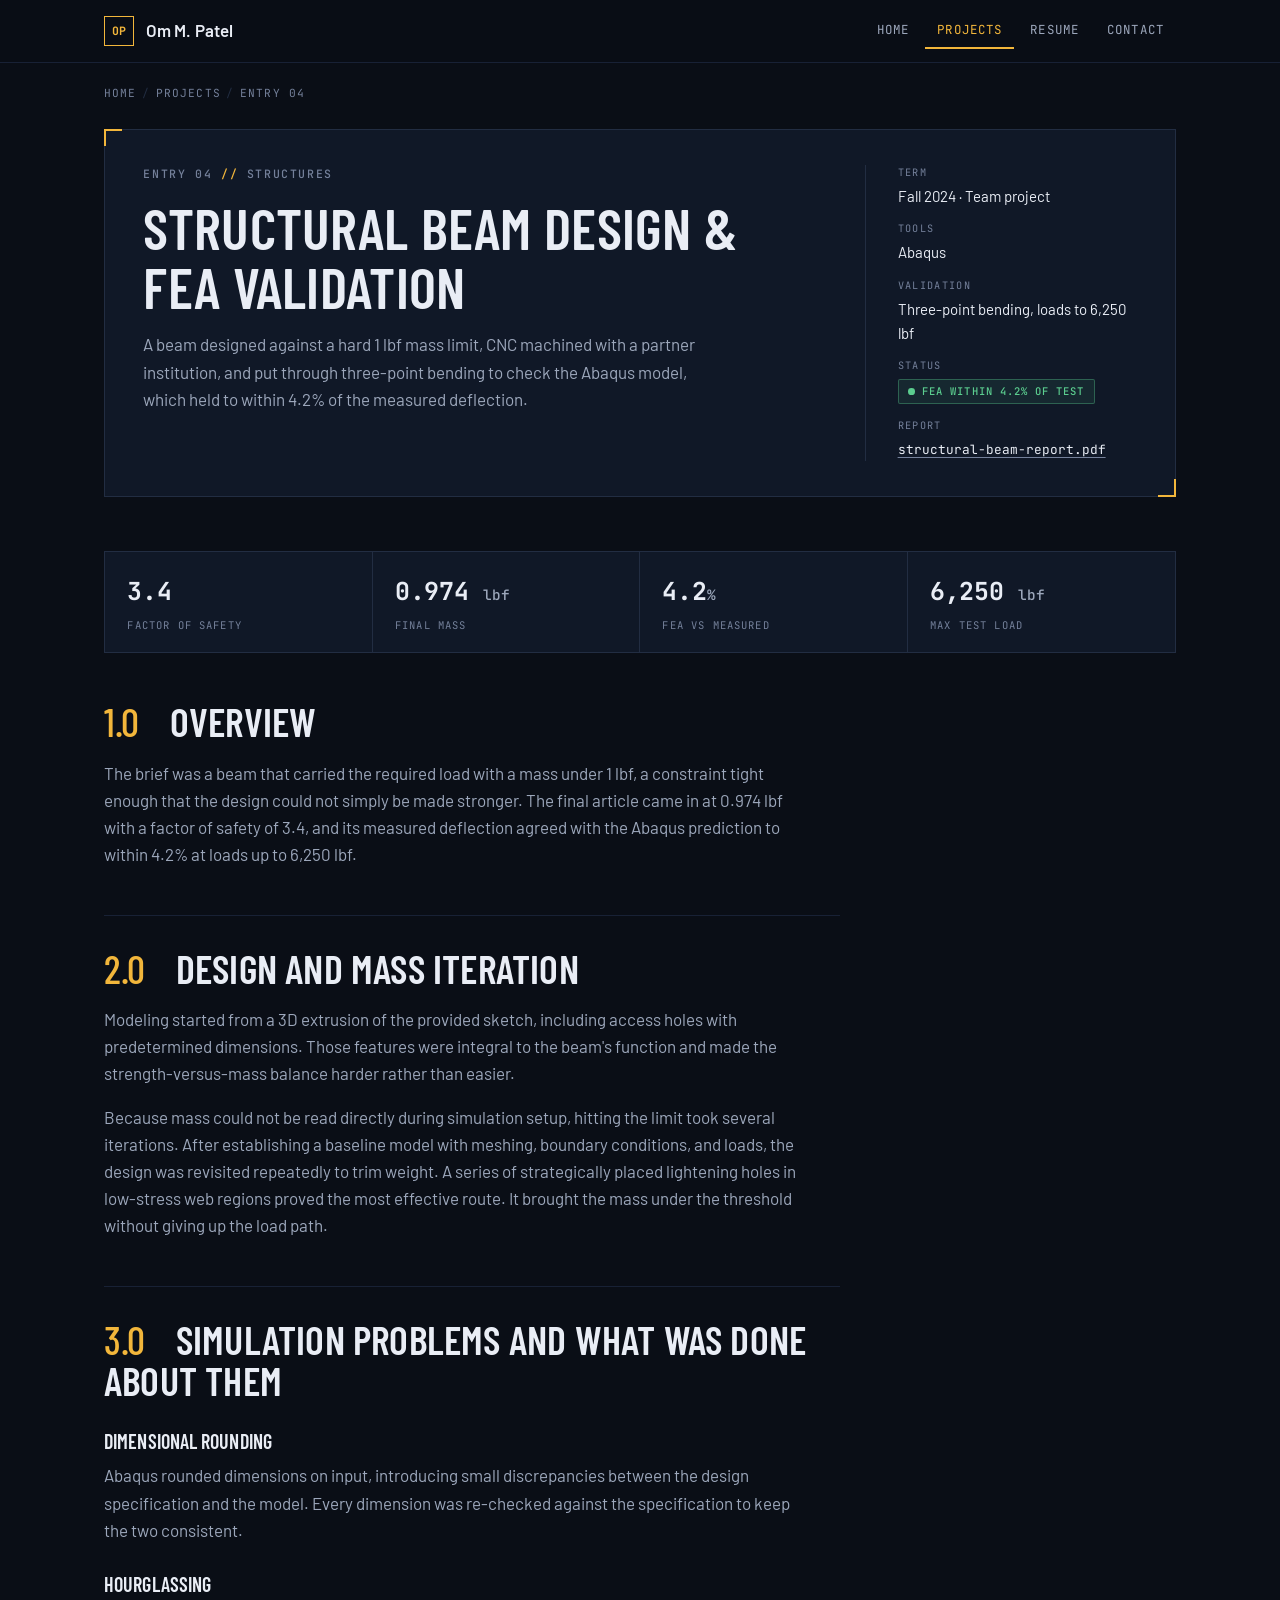
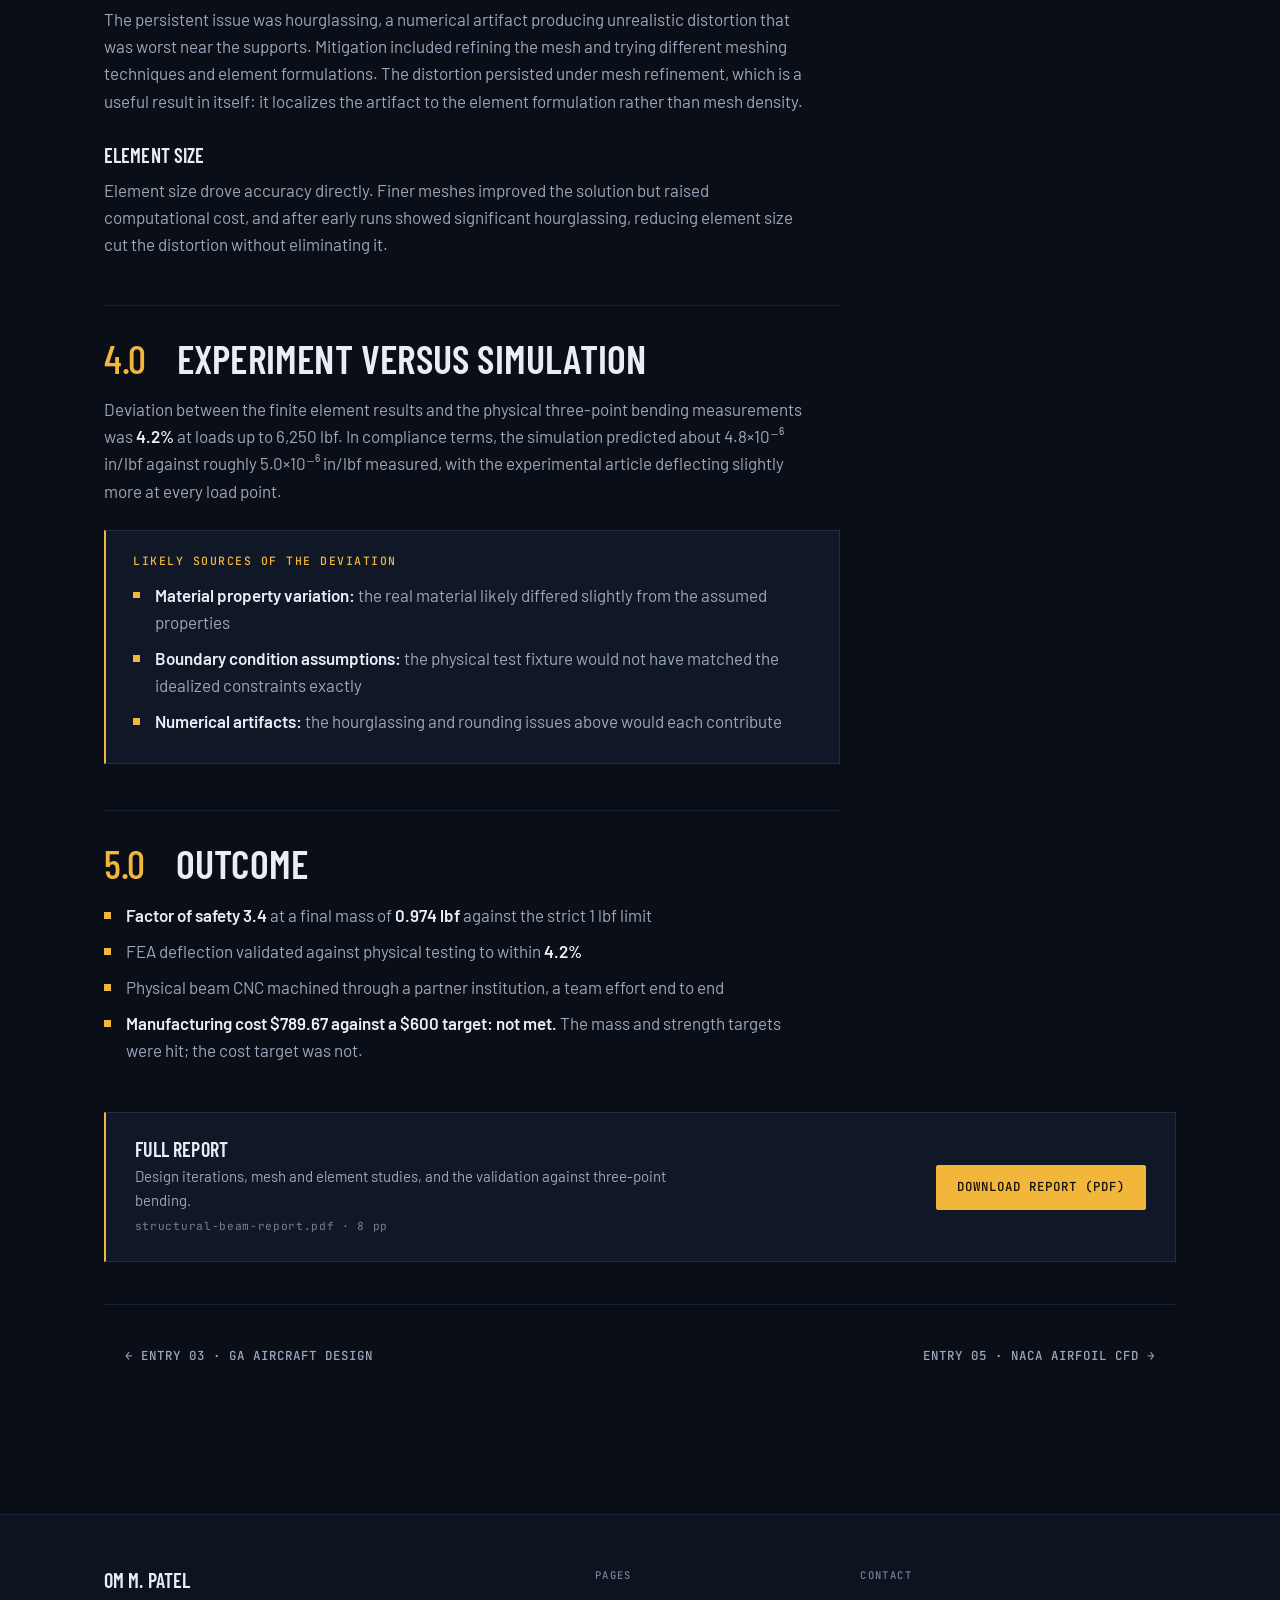
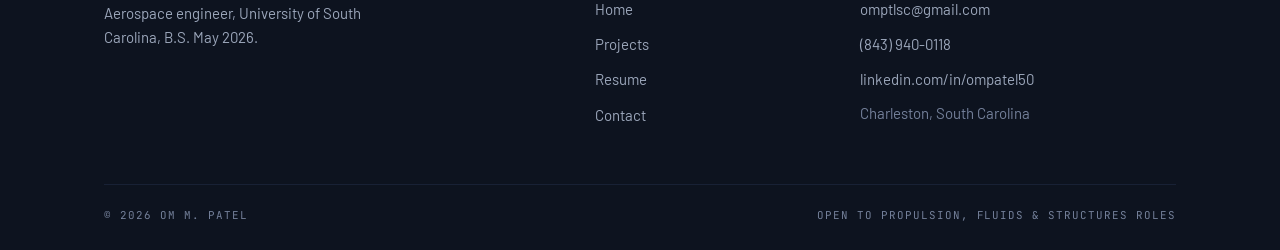
<file: projects/structural-beam.html>
<!DOCTYPE html>
<html lang="en">
<head>
<meta charset="UTF-8">
<meta name="viewport" content="width=device-width, initial-scale=1.0">
<title>Structural Beam Design & FEA Validation | Om M. Patel</title>
<meta name="description" content="Mass-constrained beam design in Abaqus with a factor of safety of 3.4, CNC machined and validated against three-point bending to within 4.2%.">
<meta name="author" content="Om M. Patel">
<meta name="theme-color" content="#0A0E16">

<meta property="og:title" content="Structural Beam Design & FEA Validation | Om M. Patel">
<meta property="og:description" content="Mass-constrained beam design in Abaqus with a factor of safety of 3.4, CNC machined and validated against three-point bending to within 4.2%.">
<meta property="og:type" content="website">

<link rel="icon" href="data:image/svg+xml,<svg xmlns='http://www.w3.org/2000/svg' viewBox='0 0 32 32'><rect width='32' height='32' fill='%230A0E16'/><rect y='28' width='32' height='4' fill='%23F2B63B'/><text x='16' y='21' font-family='monospace' font-size='14' font-weight='700' fill='%23F2B63B' text-anchor='middle'>OP</text></svg>">

<link rel="preconnect" href="https://fonts.googleapis.com">
<link rel="preconnect" href="https://fonts.gstatic.com" crossorigin>
<link href="https://fonts.googleapis.com/css2?family=Barlow:wght@400;500;600&amp;family=Barlow+Condensed:wght@500;600&amp;family=JetBrains+Mono:wght@400;500;700&amp;display=swap" rel="stylesheet">
<link rel="stylesheet" href="../css/styles.css">
</head>
<body>
<a class="skip-link" href="#main">Skip to content</a>
<header class="header">
  <div class="container header-inner">
    <a href="../index.html" class="logo">
      <span class="logo-mark" aria-hidden="true">OP</span>
      <span>Om M. Patel</span>
    </a>
    <nav class="nav" aria-label="Main">
      <a href="../index.html" class="nav-link">Home</a>
      <a href="../projects.html" class="nav-link is-active" aria-current="page">Projects</a>
      <a href="../resume.html" class="nav-link">Resume</a>
      <a href="../contact.html" class="nav-link">Contact</a>
    </nav>
  </div>
</header>
<main id="main">
<div class="container">
  <p class="crumb"><a href="../index.html">Home</a><span class="sep">/</span><a href="../projects.html">Projects</a><span class="sep">/</span>Entry 04</p>
</div>
<section class="tblock-wrap">
  <div class="container">
    <div class="tblock">
      <div class="tblock-main">
        <p class="mono-label">Entry 04 <b>//</b> Structures</p>
        <h1>Structural Beam Design &amp; FEA Validation</h1>
        <p class="tblock-sum">A beam designed against a hard 1 lbf mass limit, CNC machined with a partner institution, and put through three-point bending to check the Abaqus model, which held to within 4.2% of the measured deflection.</p>
      </div>
      <dl class="tblock-meta">
      <div><dt>Term</dt><dd>Fall 2024 · Team project</dd></div>
      <div><dt>Tools</dt><dd>Abaqus</dd></div>
      <div><dt>Validation</dt><dd>Three-point bending, loads to 6,250 lbf</dd></div>
      <div><dt>Status</dt><dd><span class="flag flag-ok">FEA within 4.2% of test</span></dd></div>
      <div><dt>Report</dt><dd><a href="../assets/structural-beam-report.pdf" download>structural-beam-report.pdf</a></dd></div>
      </dl>
    </div>
  </div>
</section>

<section class="section" style="padding-top:0;border-top:0">
  <div class="container">

    <div class="stats reveal">
      <div><span class="stat-value">3.4</span><span class="stat-label">FACTOR OF SAFETY</span></div>
      <div><span class="stat-value">0.974 <small>lbf</small></span><span class="stat-label">FINAL MASS</span></div>
      <div><span class="stat-value">4.2<small>%</small></span><span class="stat-label">FEA VS MEASURED</span></div>
      <div><span class="stat-value">6,250 <small>lbf</small></span><span class="stat-label">MAX TEST LOAD</span></div>
    </div>

    <div class="prose">
      <h2><span class="sec-no">1.0</span> Overview</h2>
      <p>The brief was a beam that carried the required load with a mass under 1 lbf, a constraint
      tight enough that the design could not simply be made stronger. The final article came in at
      0.974 lbf with a factor of safety of 3.4, and its measured deflection agreed with the Abaqus
      prediction to within 4.2% at loads up to 6,250 lbf.</p>

      <h2><span class="sec-no">2.0</span> Design and mass iteration</h2>
      <p>Modeling started from a 3D extrusion of the provided sketch, including access holes with
      predetermined dimensions. Those features were integral to the beam's function and made the
      strength-versus-mass balance harder rather than easier.</p>
      <p>Because mass could not be read directly during simulation setup, hitting the limit took
      several iterations. After establishing a baseline model with meshing, boundary conditions, and
      loads, the design was revisited repeatedly to trim weight. A series of strategically placed
      lightening holes in low-stress web regions proved the most effective route. It brought the mass
      under the threshold without giving up the load path.</p>

      <h2><span class="sec-no">3.0</span> Simulation problems and what was done about them</h2>
      <h3>Dimensional rounding</h3>
      <p>Abaqus rounded dimensions on input, introducing small discrepancies between the design
      specification and the model. Every dimension was re-checked against the specification to keep
      the two consistent.</p>
      <h3>Hourglassing</h3>
      <p>The persistent issue was hourglassing, a numerical artifact producing unrealistic
      distortion that was worst near the supports. Mitigation included refining the mesh and trying
      different meshing techniques and element formulations. The distortion persisted under mesh
      refinement, which is a useful result in itself: it localizes the artifact to the element
      formulation rather than mesh density.</p>
      <h3>Element size</h3>
      <p>Element size drove accuracy directly. Finer meshes improved the solution but raised
      computational cost, and after early runs showed significant hourglassing, reducing element
      size cut the distortion without eliminating it.</p>

      <h2><span class="sec-no">4.0</span> Experiment versus simulation</h2>
      <p>Deviation between the finite element results and the physical three-point bending
      measurements was <strong>4.2%</strong> at loads up to 6,250 lbf. In compliance terms, the
      simulation predicted about 4.8×10⁻⁶ in/lbf against roughly 5.0×10⁻⁶ in/lbf measured, with the
      experimental article deflecting slightly more at every load point.</p>
      <div class="callout">
        <h3>Likely sources of the deviation</h3>
        <ul>
          <li><strong>Material property variation:</strong> the real material likely differed slightly from the assumed properties</li>
          <li><strong>Boundary condition assumptions:</strong> the physical test fixture would not have matched the idealized constraints exactly</li>
          <li><strong>Numerical artifacts:</strong> the hourglassing and rounding issues above would each contribute</li>
        </ul>
      </div>

      <h2><span class="sec-no">5.0</span> Outcome</h2>
      <ul>
        <li><strong>Factor of safety 3.4</strong> at a final mass of <strong>0.974 lbf</strong> against the strict 1 lbf limit</li>
        <li>FEA deflection validated against physical testing to within <strong>4.2%</strong></li>
        <li>Physical beam CNC machined through a partner institution, a team effort end to end</li>
        <li><strong>Manufacturing cost $789.67 against a $600 target: not met.</strong> The mass and strength targets were hit; the cost target was not.</li>
      </ul>
    </div>

    <div class="dstrip">
      <div>
        <h2>Full report</h2>
        <p>Design iterations, mesh and element studies, and the validation against three-point bending.</p>
        <p class="file-meta">structural-beam-report.pdf · 8 pp</p>
      </div>
      <div>
        <a class="btn btn-primary" href="../assets/structural-beam-report.pdf" download>Download report (PDF)</a>
      </div>
    </div>

    <nav class="pager" aria-label="Project navigation">
      <a class="btn btn-ghost" href="aircraft-design.html">← Entry 03 · GA Aircraft Design</a>
      <a class="btn btn-ghost" href="cfd-analysis.html">Entry 05 · NACA Airfoil CFD →</a>
    </nav>
  </div>
</section>
</main>
<footer class="footer">
  <div class="container">
    <div class="footer-grid">
      <div>
        <h2>Om M. Patel</h2>
        <p>Aerospace engineer, University of South Carolina, B.S. May 2026.</p>
      </div>
      <div>
        <h3>Pages</h3>
        <ul>
          <li><a href="../index.html">Home</a></li>
          <li><a href="../projects.html">Projects</a></li>
          <li><a href="../resume.html">Resume</a></li>
          <li><a href="../contact.html">Contact</a></li>
        </ul>
      </div>
      <div>
        <h3>Contact</h3>
        <ul>
          <li><a href="mailto:omptlsc@gmail.com">omptlsc@gmail.com</a></li>
          <li><a href="tel:+18439400118">(843) 940-0118</a></li>
          <li><a href="https://linkedin.com/in/ompatel50" target="_blank" rel="noopener">linkedin.com/in/ompatel50</a></li>
          <li class="plain">Charleston, South Carolina</li>
        </ul>
      </div>
    </div>
    <div class="footer-bottom">
      <span>© 2026 Om M. Patel</span>
      <span>Open to propulsion, fluids &amp; structures roles</span>
    </div>
  </div>
</footer>

<script src="../js/main.js"></script>
</body>
</html>
</file>
<file: css/styles.css>
/* ==========================================================================
   Om M. Patel, Aerospace Engineering Portfolio
   Design direction: flight-test log. Dark instrument-panel ground, a single
   caution-panel amber, condensed uppercase display type, and monospace
   carrying every number, label, and status flag. Projects read as numbered
   log entries with honest verification states.
   ========================================================================== */

:root {
  /* Ground */
  --bg:       #0A0E16;
  --bg-2:     #0D131F;
  --panel:    #101827;
  --panel-2:  #131C2E;
  --line:     #222D42;
  --line-2:   #182135;

  /* Ink */
  --ink:      #E9EDF5;
  --ink-2:    #9CA7BB;
  --ink-3:    #74809A;

  /* Signal */
  --amber:      #F2B63B;
  --amber-hi:   #FFCE63;
  --amber-wash: rgba(242, 182, 59, 0.09);
  --ok:         #5BCD8F;
  --ok-wash:    rgba(91, 205, 143, 0.09);
  --bad:        #EC6A55;
  --bad-wash:   rgba(236, 106, 85, 0.10);
  --na:         #8B96AC;

  /* Type */
  --display: 'Barlow Condensed', 'Arial Narrow', 'Helvetica Neue', sans-serif;
  --body:    'Barlow', -apple-system, BlinkMacSystemFont, 'Segoe UI', sans-serif;
  --mono:    'JetBrains Mono', ui-monospace, 'SF Mono', Menlo, Consolas, monospace;

  /* Scale */
  --step--1: 0.8125rem;
  --step-0:  1.0625rem;
  --step-1:  1.25rem;
  --step-2:  1.625rem;
  --step-3:  clamp(1.9rem, 3.4vw, 2.5rem);
  --step-4:  clamp(2.4rem, 5vw, 3.6rem);
  --step-5:  clamp(3.2rem, 8.5vw, 5.75rem);

  --gutter: 1.5rem;
  --measure: 70ch;
  --radius: 2px;
  --speed: 160ms;
  --ease: cubic-bezier(0.2, 0, 0.2, 1);
}

/* ========================= Reset ========================= */

*, *::before, *::after { box-sizing: border-box; }
* { margin: 0; padding: 0; }

html {
  -webkit-text-size-adjust: 100%;
  scrollbar-color: var(--line) var(--bg);
}

body {
  font-family: var(--body);
  font-size: var(--step-0);
  font-weight: 400;
  line-height: 1.6;
  color: var(--ink);
  background: var(--bg);
  -webkit-font-smoothing: antialiased;
  text-rendering: optimizeLegibility;
}

img, svg { display: block; max-width: 100%; }
ul, ol { list-style: none; }

::selection { background: var(--amber); color: #14100A; }

/* ========================= Type ========================= */

h1, h2, h3 {
  font-family: var(--display);
  font-weight: 600;
  line-height: 1.02;
  letter-spacing: 0.005em;
  text-transform: uppercase;
  color: var(--ink);
  /* A long word must never widen the page, e.g. CHARACTERIZATION on a narrow
     phone, or on any device where the condensed webfont fails to load. */
  overflow-wrap: break-word;
}

h1 { font-size: var(--step-5); }
h2 { font-size: var(--step-3); }
h3 { font-size: var(--step-2); }
h4 {
  font-family: var(--body);
  font-size: var(--step-0);
  font-weight: 600;
  color: var(--ink);
}

p { max-width: var(--measure); }

a {
  color: var(--ink);
  text-decoration: underline;
  text-decoration-color: var(--ink-3);
  text-underline-offset: 3px;
  transition: color var(--speed) var(--ease), text-decoration-color var(--speed) var(--ease);
}

a:hover {
  color: var(--amber-hi);
  text-decoration-color: var(--amber);
}

strong { font-weight: 600; color: var(--ink); }
em { font-style: italic; }

sub, sup { font-size: 0.72em; line-height: 0; }

/* Monospace labels: the connective tissue of the whole design */
.mono-label {
  font-family: var(--mono);
  font-size: 0.72rem;
  font-weight: 500;
  letter-spacing: 0.14em;
  text-transform: uppercase;
  color: var(--ink-3);
}

.mono-label .accent { color: var(--amber); }

/* ========================= Layout primitives ========================= */

.container {
  max-width: 1120px;
  margin-inline: auto;
  padding-inline: var(--gutter);
}

.section { padding-block: 4.5rem; }
.section + .section { border-top: 1px solid var(--line-2); }

.sec-head { margin-bottom: 2.75rem; }

.sec-head .mono-label { display: block; margin-bottom: 0.8rem; }

.sec-head .mono-label::before {
  content: "//";
  color: var(--amber);
  margin-right: 0.6em;
  letter-spacing: 0;
}

.sec-head h2 { margin-bottom: 0.75rem; }
.sec-head p { color: var(--ink-2); max-width: 62ch; }

/* ========================= Accessibility ========================= */

.skip-link {
  position: absolute;
  top: -100px;
  left: var(--gutter);
  z-index: 100;
  padding: 0.6rem 1rem;
  background: var(--amber);
  color: #14100A;
  font-family: var(--mono);
  font-size: 0.8rem;
  text-decoration: none;
}

.skip-link:focus { top: 0.5rem; color: #14100A; }

:focus-visible {
  outline: 2px solid var(--amber);
  outline-offset: 2px;
  border-radius: 1px;
}

.visually-hidden {
  position: absolute;
  width: 1px; height: 1px;
  overflow: hidden;
  clip: rect(0 0 0 0);
  clip-path: inset(50%);
  white-space: nowrap;
}

/* ========================= Header ========================= */

.header {
  position: sticky;
  top: 0;
  z-index: 50;
  background: rgba(10, 14, 22, 0.92);
  backdrop-filter: blur(10px);
  -webkit-backdrop-filter: blur(10px);
  border-bottom: 1px solid var(--line-2);
}

.header-inner {
  display: flex;
  flex-wrap: wrap;
  align-items: center;
  justify-content: space-between;
  gap: 0.5rem 1.25rem;
  padding-block: 0.8rem;
}

.logo {
  display: inline-flex;
  align-items: center;
  gap: 0.7rem;
  text-decoration: none;
  color: var(--ink);
  font-weight: 600;
  letter-spacing: 0.01em;
}

.logo-mark {
  display: inline-flex;
  align-items: center;
  justify-content: center;
  width: 1.9rem;
  height: 1.9rem;
  border: 1px solid var(--amber);
  color: var(--amber);
  font-family: var(--mono);
  font-size: 0.72rem;
  font-weight: 700;
  letter-spacing: 0.05em;
}

.logo:hover { color: var(--ink); }
.logo:hover .logo-mark { background: var(--amber-wash); }

/* No hamburger: the nav stays in flow at every width, so navigation
   never depends on JavaScript. */
.nav {
  display: flex;
  flex-wrap: wrap;
  gap: 0.25rem;
}

.nav-link {
  padding: 0.45rem 0.75rem;
  font-family: var(--mono);
  font-size: 0.78rem;
  letter-spacing: 0.09em;
  text-transform: uppercase;
  text-decoration: none;
  color: var(--ink-2);
  border-bottom: 2px solid transparent;
}

.nav-link:hover { color: var(--ink); }

.nav-link.is-active {
  color: var(--amber);
  border-bottom-color: var(--amber);
}

/* ========================= Hero ========================= */

.hero {
  position: relative;
  padding-block: 4.5rem 4rem;
  background-image:
    radial-gradient(ellipse 80% 55% at 70% 0%, rgba(242, 182, 59, 0.05), transparent 60%),
    radial-gradient(circle, var(--line-2) 1px, transparent 1px);
  background-size: auto, 26px 26px;
  border-bottom: 1px solid var(--line-2);
}

.hero-inner {
  display: grid;
  grid-template-columns: minmax(0, 1fr) auto;
  gap: 2rem;
  align-items: start;
}

.hero .mono-label { display: block; margin-bottom: 1.1rem; }

.hero .mono-label::before {
  content: "//";
  color: var(--amber);
  margin-right: 0.6em;
  letter-spacing: 0;
}

.hero h1 { margin-bottom: 1.1rem; }

.hero-thesis {
  font-size: var(--step-1);
  line-height: 1.5;
  color: var(--ink-2);
  max-width: 54ch;
  margin-bottom: 1.8rem;
}

.hero-thesis strong { color: var(--ink); font-weight: 500; }

/* Telemetry strip: three fixed rows, so the location line never reflows
   up beside "Seeking" at an awkward width. */
.telemetry {
  display: flex;
  flex-direction: column;
  gap: 0.55rem;
  max-width: none;
  padding-block: 0.8rem;
  margin-bottom: 1.8rem;
  border-top: 1px solid var(--line);
  border-bottom: 1px solid var(--line);
  font-family: var(--mono);
  font-size: 0.72rem;
  letter-spacing: 0.1em;
  text-transform: uppercase;
  color: var(--ink-2);
}

.telemetry span b { font-weight: 500; color: var(--amber); }

/* Location line carries no grey label, so the whole line is the signal colour */
.tel-loc { color: var(--amber); }

/* Spec list */
.spec {
  display: grid;
  grid-template-columns: auto 1fr;
  gap: 0.45rem 1.4rem;
  margin-bottom: 2.1rem;
  max-width: none;
}

.spec dt {
  font-family: var(--mono);
  font-size: 0.72rem;
  letter-spacing: 0.12em;
  text-transform: uppercase;
  color: var(--ink-3);
  padding-top: 0.22rem;
}

.spec dd { color: var(--ink-2); font-size: 0.9765rem; }

/* Portrait */
.hero-portrait {
  position: relative;
  padding: 0.9rem;
  align-self: start;
}

.hero-portrait::before,
.hero-portrait::after {
  content: "";
  position: absolute;
  width: 1.1rem;
  height: 1.1rem;
  border: 0 solid var(--amber);
}

.hero-portrait::before { top: 0; left: 0; border-top-width: 2px; border-left-width: 2px; }
.hero-portrait::after { bottom: 0; right: 0; border-bottom-width: 2px; border-right-width: 2px; }

.hero-portrait img {
  width: 350px;
  height: auto;
  filter: grayscale(18%) contrast(1.04);
}

.hero-portrait figcaption {
  margin-top: 0.7rem;
  font-family: var(--mono);
  font-size: 0.68rem;
  letter-spacing: 0.12em;
  text-transform: uppercase;
  color: var(--ink-3);
  text-align: center;
}

/* ========================= Buttons ========================= */

.btn {
  display: inline-flex;
  align-items: center;
  gap: 0.55rem;
  padding: 0.72rem 1.25rem;
  border: 1px solid var(--line);
  border-radius: var(--radius);
  font-family: var(--mono);
  font-size: 0.78rem;
  font-weight: 500;
  letter-spacing: 0.08em;
  text-transform: uppercase;
  text-decoration: none;
  color: var(--ink);
  background: transparent;
  cursor: pointer;
  transition: background var(--speed) var(--ease), border-color var(--speed) var(--ease), color var(--speed) var(--ease);
}

.btn svg { width: 1rem; height: 1rem; flex-shrink: 0; }

.btn:hover { border-color: var(--ink-3); color: var(--ink); background: var(--panel); }

.btn-primary {
  background: var(--amber);
  border-color: var(--amber);
  color: #14100A;
}

.btn-primary:hover {
  background: var(--amber-hi);
  border-color: var(--amber-hi);
  color: #14100A;
}

.btn-ghost { border-color: transparent; color: var(--ink-2); }
.btn-ghost:hover { color: var(--ink); border-color: var(--line); }

.hero-actions, .btn-row {
  display: flex;
  flex-wrap: wrap;
  gap: 0.7rem;
}

/* ========================= Status flags ========================= */

.flag {
  display: inline-flex;
  align-items: center;
  gap: 0.45rem;
  padding: 0.22rem 0.6rem;
  border: 1px solid var(--line);
  border-radius: var(--radius);
  font-family: var(--mono);
  font-size: 0.66rem;
  font-weight: 500;
  letter-spacing: 0.1em;
  text-transform: uppercase;
  max-width: 100%;
  line-height: 1.5;
}

.flag::before {
  content: "";
  width: 0.42rem;
  height: 0.42rem;
  border-radius: 50%;
  background: currentColor;
  flex-shrink: 0;
}

.flag-ok   { color: var(--ok);   border-color: rgba(91, 205, 143, 0.35); background: var(--ok-wash); }
.flag-warn { color: var(--amber); border-color: rgba(242, 182, 59, 0.35); background: var(--amber-wash); }
.flag-bad  { color: var(--bad);  border-color: rgba(236, 106, 85, 0.35); background: var(--bad-wash); }
.flag-na   { color: var(--na);   border-color: var(--line); background: var(--panel); }
.flag-na::before { background: transparent; border: 1px solid currentColor; }

/* ========================= Log rows ========================= */

.log-list { border-top: 1px solid var(--line); }

.log-row {
  position: relative;
  display: grid;
  grid-template-columns: 4.4rem minmax(0, 1fr) 15.5rem;
  gap: 1.5rem;
  padding: 1.7rem 1rem 1.7rem 0.25rem;
  border-bottom: 1px solid var(--line);
  text-decoration: none;
  color: var(--ink);
  transition: background var(--speed) var(--ease);
}

.log-row::before {
  content: "";
  position: absolute;
  left: 0;
  top: -1px;
  bottom: -1px;
  width: 2px;
  background: var(--amber);
  transform: scaleY(0);
  transform-origin: top;
  transition: transform var(--speed) var(--ease);
}

.log-row:hover { background: var(--bg-2); color: var(--ink); }
.log-row:hover::before { transform: scaleY(1); }

.log-idx {
  font-family: var(--display);
  font-size: 2.4rem;
  font-weight: 500;
  line-height: 1;
  color: var(--ink-3);
  padding-top: 0.2rem;
  transition: color var(--speed) var(--ease);
}

.log-row:hover .log-idx { color: var(--amber); }

.log-main { display: block; min-width: 0; }

.log-kicker {
  display: block;
  margin-bottom: 0.45rem;
  font-family: var(--mono);
  font-size: 0.68rem;
  letter-spacing: 0.12em;
  text-transform: uppercase;
  color: var(--ink-3);
}

.log-kicker b { font-weight: 500; color: var(--amber); }

.log-title {
  display: block;
  font-family: var(--display);
  font-size: var(--step-2);
  font-weight: 600;
  line-height: 1.05;
  text-transform: uppercase;
  letter-spacing: 0.005em;
  margin-bottom: 0.55rem;
}

.log-desc {
  display: block;
  color: var(--ink-2);
  font-size: 0.9765rem;
  line-height: 1.55;
  max-width: 58ch;
}

.log-side {
  display: flex;
  flex-direction: column;
  align-items: flex-start;
  gap: 0.7rem;
  padding-top: 0.3rem;
}

/* No text-transform here: unit case (µs, kHz, lbf) must survive as written */
.log-data {
  font-family: var(--mono);
  font-size: 0.72rem;
  letter-spacing: 0.06em;
  line-height: 1.7;
  color: var(--ink-2);
}

.log-go {
  margin-top: auto;
  font-family: var(--mono);
  font-size: 0.68rem;
  letter-spacing: 0.12em;
  text-transform: uppercase;
  color: var(--ink-3);
  transition: color var(--speed) var(--ease);
}

.log-row:hover .log-go { color: var(--amber-hi); }

/* ========================= Stats strip ========================= */

.stats {
  display: grid;
  grid-template-columns: repeat(auto-fit, minmax(9.5rem, 1fr));
  border: 1px solid var(--line);
  background: var(--panel);
  margin-bottom: 3rem;
}

.stats > div {
  padding: 1.25rem 1.4rem 1.15rem;
  border-right: 1px solid var(--line);
}

.stats > div:last-child { border-right: 0; }

.stat-value {
  display: block;
  font-family: var(--mono);
  font-size: 1.55rem;
  font-weight: 700;
  letter-spacing: -0.01em;
  color: var(--ink);
  margin-bottom: 0.3rem;
}

.stat-value small { font-size: 0.9rem; font-weight: 500; color: var(--ink-2); }

/* No text-transform: labels may carry τ, µs, Isp, where case is meaning */
.stat-label {
  display: block;
  font-family: var(--mono);
  font-size: 0.66rem;
  letter-spacing: 0.11em;
  color: var(--ink-3);
}

/* ========================= Detail title block ========================= */

.crumb {
  padding-block: 1.4rem 0;
  font-family: var(--mono);
  font-size: 0.7rem;
  letter-spacing: 0.1em;
  text-transform: uppercase;
  color: var(--ink-3);
}

.crumb a { color: var(--ink-3); text-decoration: none; }
.crumb a:hover { color: var(--amber-hi); }
.crumb .sep { margin-inline: 0.5em; color: var(--line); }

.tblock-wrap { padding-block: 1.6rem 3.4rem; }

.tblock {
  position: relative;
  display: grid;
  grid-template-columns: minmax(0, 1fr) 17rem;
  gap: 2.5rem;
  padding: 2.2rem 2.4rem;
  border: 1px solid var(--line);
  background: var(--panel);
}

.tblock::before,
.tblock::after {
  content: "";
  position: absolute;
  width: 1.1rem;
  height: 1.1rem;
  border: 0 solid var(--amber);
}

.tblock::before { top: -1px; left: -1px; border-top-width: 2px; border-left-width: 2px; }
.tblock::after { bottom: -1px; right: -1px; border-bottom-width: 2px; border-right-width: 2px; }

.tblock-main { min-width: 0; }

.tblock .mono-label { display: block; margin-bottom: 0.9rem; }
.tblock .mono-label b { color: var(--amber); font-weight: 500; }

.tblock h1 { font-size: var(--step-4); margin-bottom: 1rem; }

.tblock-sum { color: var(--ink-2); font-size: var(--step-0); max-width: 56ch; }

.tblock-meta {
  display: flex;
  flex-direction: column;
  gap: 0.85rem;
  padding-left: 2rem;
  border-left: 1px solid var(--line);
  align-self: start;
}

.tblock-meta > div { min-width: 0; }

.tblock-meta dt {
  font-family: var(--mono);
  font-size: 0.64rem;
  letter-spacing: 0.13em;
  text-transform: uppercase;
  color: var(--ink-3);
  margin-bottom: 0.15rem;
}

.tblock-meta dd { font-size: 0.9375rem; color: var(--ink); }
.tblock-meta dd a { font-family: var(--mono); font-size: 0.8rem; }

/* ========================= Prose ========================= */

.prose { max-width: 46rem; }

.prose h2 {
  margin: 2.9rem 0 1.1rem;
  padding-top: 2rem;
  border-top: 1px solid var(--line-2);
}

.prose h2:first-child { margin-top: 0; padding-top: 0; border-top: 0; }

.prose .sec-no {
  color: var(--amber);
  font-weight: 500;
  margin-right: 0.55em;
}

.prose h3 { font-size: var(--step-1); margin: 1.9rem 0 0.7rem; }

.prose p { margin-bottom: 1rem; color: var(--ink-2); }
.prose p strong { color: var(--ink); }

.prose ul { margin: 0 0 1.2rem; }

.prose ul li {
  position: relative;
  padding-left: 1.35rem;
  margin-bottom: 0.55rem;
  color: var(--ink-2);
  max-width: var(--measure);
}

.prose ul li::before {
  content: "";
  position: absolute;
  left: 0;
  top: 0.6em;
  width: 0.42rem;
  height: 0.42rem;
  background: var(--amber);
}

.prose ul li strong { color: var(--ink); }

code {
  font-family: var(--mono);
  font-size: 0.88em;
  color: var(--ink);
  background: var(--panel);
  border: 1px solid var(--line-2);
  border-radius: var(--radius);
  padding: 0.1em 0.4em;
}

.eq {
  font-family: var(--mono);
  font-size: 0.9rem;
  color: var(--ink);
  background: var(--panel);
  border: 1px solid var(--line-2);
  border-left: 2px solid var(--amber);
  padding: 0.7rem 1.1rem;
  margin-bottom: 0.7rem;
  overflow-x: auto;
}

/* ========================= Callout ========================= */

.callout {
  border: 1px solid var(--line);
  border-left: 2px solid var(--amber);
  background: var(--panel);
  padding: 1.5rem 1.7rem 1.2rem;
  margin: 1.6rem 0;
}

.callout > h3, .callout > h4 {
  font-family: var(--mono);
  font-size: 0.72rem;
  font-weight: 500;
  letter-spacing: 0.13em;
  text-transform: uppercase;
  color: var(--amber);
  margin: 0 0 0.9rem;
}

.callout ul { margin-bottom: 0.2rem; }
.callout p:last-child { margin-bottom: 0.2rem; }

.callout-bad { border-left-color: var(--bad); }
.callout-bad > h3, .callout-bad > h4 { color: var(--bad); }

/* ========================= Tables ========================= */

.table-wrap {
  overflow-x: auto;
  margin: 1.4rem 0 1.8rem;
  border: 1px solid var(--line);
}

table {
  width: 100%;
  border-collapse: collapse;
  font-size: 0.9rem;
  background: var(--panel);
}

caption {
  caption-side: top;
  text-align: left;
  padding: 0.8rem 1.1rem;
  font-family: var(--mono);
  font-size: 0.68rem;
  letter-spacing: 0.13em;
  text-transform: uppercase;
  color: var(--amber);
  border-bottom: 1px solid var(--line);
}

th, td { padding: 0.6rem 1.1rem; text-align: left; }

/* No text-transform: headers carry SI units (kg/N·s) whose case matters */
thead th {
  font-family: var(--mono);
  font-size: 0.7rem;
  font-weight: 500;
  letter-spacing: 0.09em;
  color: var(--ink-3);
  border-bottom: 1px solid var(--line);
  white-space: nowrap;
}

tbody td { border-bottom: 1px solid var(--line-2); color: var(--ink-2); }
tbody tr:last-child td { border-bottom: 0; }

td.num, th.num { font-family: var(--mono); font-size: 0.84rem; text-align: right; color: var(--ink); }
thead th.num { color: var(--ink-3); font-size: 0.66rem; }

.table-note {
  padding: 0.75rem 1.1rem;
  font-size: 0.875rem;
  color: var(--ink-2);
  border-top: 1px solid var(--line);
  background: var(--bg-2);
  max-width: none;
}

/* ========================= Requirement scoreboard ========================= */

.reqboard {
  border: 1px solid var(--line);
  background: var(--panel);
  padding: 1.5rem 1.7rem;
  margin: 1.8rem 0;
}

.reqboard-title {
  font-family: var(--mono);
  font-size: 0.72rem;
  font-weight: 500;
  letter-spacing: 0.13em;
  text-transform: uppercase;
  color: var(--ink-2);
  margin-bottom: 1rem;
}

.reqbar {
  display: grid;
  grid-template-columns: repeat(22, 1fr);
  gap: 3px;
  margin-bottom: 1rem;
}

.reqbar span { height: 1.6rem; border: 1px solid var(--line); }

.reqbar .r-ok   { background: var(--ok);   border-color: var(--ok); }
.reqbar .r-part { background: linear-gradient(to top, var(--amber) 50%, transparent 50%); border-color: var(--amber); }
.reqbar .r-no   { background: transparent; border-color: var(--ink-3); }

.reqlegend {
  display: flex;
  flex-wrap: wrap;
  gap: 0.5rem 1.6rem;
  font-family: var(--mono);
  font-size: 0.68rem;
  letter-spacing: 0.08em;
  text-transform: uppercase;
  color: var(--ink-2);
}

.reqlegend .l-ok::before, .reqlegend .l-part::before, .reqlegend .l-no::before {
  content: "";
  display: inline-block;
  width: 0.62rem;
  height: 0.62rem;
  margin-right: 0.5em;
  vertical-align: -1px;
  border: 1px solid var(--line);
}

.reqlegend .l-ok::before { background: var(--ok); border-color: var(--ok); }
.reqlegend .l-part::before { background: linear-gradient(to top, var(--amber) 50%, transparent 50%); border-color: var(--amber); }
.reqlegend .l-no::before { border-color: var(--ink-3); }

/* ========================= Verification list ========================= */

.vlist { border-top: 1px solid var(--line); margin: 1.4rem 0 1.8rem; }

.vlist > div {
  display: grid;
  grid-template-columns: 13rem minmax(0, 1fr) auto;
  gap: 1.2rem;
  padding: 0.95rem 0.2rem;
  border-bottom: 1px solid var(--line-2);
  align-items: baseline;
}

.vlist dt {
  font-family: var(--mono);
  font-size: 0.72rem;
  font-weight: 500;
  letter-spacing: 0.1em;
  text-transform: uppercase;
  color: var(--ink);
}

.vlist dd { color: var(--ink-2); font-size: 0.9375rem; max-width: 52ch; }
.vlist dd.v-flag { justify-self: end; }

/* ========================= Download strip ========================= */

.dstrip {
  display: flex;
  flex-wrap: wrap;
  align-items: center;
  justify-content: space-between;
  gap: 1.2rem;
  margin-top: 3rem;
  padding: 1.6rem 1.8rem;
  border: 1px solid var(--line);
  border-left: 2px solid var(--amber);
  background: var(--panel);
}

.dstrip h2 {
  font-size: var(--step-1);
  margin-bottom: 0.3rem;
}

.dstrip p { color: var(--ink-2); font-size: 0.9375rem; }

.dstrip .file-meta {
  font-family: var(--mono);
  font-size: 0.7rem;
  letter-spacing: 0.06em;
  color: var(--ink-3);
  margin-top: 0.35rem;
}

/* ========================= Pager ========================= */

.pager {
  display: flex;
  justify-content: space-between;
  gap: 1rem;
  margin-top: 2.6rem;
  padding-top: 1.8rem;
  border-top: 1px solid var(--line-2);
}

.pager a { max-width: 48%; }

/* ========================= Skills ========================= */

.skills-grid {
  display: grid;
  /* min() lets the track shrink below 19rem on very narrow phones instead of
     forcing a horizontal scrollbar. */
  grid-template-columns: repeat(auto-fit, minmax(min(19rem, 100%), 1fr));
  gap: 1px;
  background: var(--line);
  border: 1px solid var(--line);
}

.skill-block { background: var(--bg); padding: 1.6rem 1.7rem; }

/* Three-block variant (resume page): an odd item in a 2-up grid would leave an
   empty track showing the grid's own background, so the last block spans. */
.skills-grid--3 { grid-template-columns: repeat(2, minmax(0, 1fr)); }
.skills-grid--3 > :last-child { grid-column: 1 / -1; }

@media (max-width: 640px) {
  .skills-grid--3 { grid-template-columns: minmax(0, 1fr); }
  .skills-grid--3 > :last-child { grid-column: auto; }
}

.skill-block h3 {
  font-family: var(--mono);
  font-size: 0.72rem;
  font-weight: 500;
  letter-spacing: 0.13em;
  text-transform: uppercase;
  color: var(--amber);
  margin-bottom: 0.8rem;
}

.skill-block p {
  color: var(--ink-2);
  font-size: 0.9375rem;
  line-height: 1.7;
  max-width: none;
}

/* ========================= Resume ========================= */

.resume-wrap { max-width: 56rem; }

.resume-section { margin-bottom: 3.2rem; }

.resume-section > h2 {
  padding-bottom: 0.7rem;
  border-bottom: 1px solid var(--line);
  margin-bottom: 1.6rem;
}

.resume-section > h2 .sec-no { color: var(--amber); font-weight: 500; margin-right: 0.55em; }

.resume-item { margin-bottom: 2.1rem; }
.resume-item:last-child { margin-bottom: 0; }

.resume-item-head {
  display: flex;
  flex-wrap: wrap;
  justify-content: space-between;
  align-items: baseline;
  gap: 0.3rem 1.5rem;
  margin-bottom: 0.6rem;
}

.resume-item-head h3 {
  font-family: var(--body);
  font-size: var(--step-1);
  font-weight: 600;
  text-transform: none;
  letter-spacing: 0;
}

.resume-item-head h3 a { text-decoration-color: var(--line); }

.resume-sub { color: var(--ink-3); font-size: 0.9375rem; margin-top: 0.15rem; }

.resume-date {
  font-family: var(--mono);
  font-size: 0.72rem;
  letter-spacing: 0.1em;
  text-transform: uppercase;
  color: var(--amber);
  white-space: nowrap;
}

.resume-item ul li {
  position: relative;
  padding-left: 1.35rem;
  margin-bottom: 0.5rem;
  color: var(--ink-2);
  max-width: var(--measure);
}

.resume-item ul li::before {
  content: "";
  position: absolute;
  left: 0;
  top: 0.6em;
  width: 0.42rem;
  height: 0.42rem;
  background: var(--amber);
}

.resume-tools {
  font-family: var(--mono);
  font-size: 0.76rem;
  letter-spacing: 0.04em;
  color: var(--ink-3);
  margin-top: 0.7rem;
  max-width: var(--measure);
}

/* ========================= Contact ========================= */

.contact-grid {
  display: grid;
  grid-template-columns: minmax(0, 1fr) minmax(0, 1.15fr);
  gap: 4rem;
}

.contact-list { display: flex; flex-direction: column; gap: 1.4rem; margin-top: 1.6rem; }

.contact-row {
  display: grid;
  grid-template-columns: auto 1fr;
  gap: 1rem;
  align-items: start;
}

.contact-row svg {
  width: 1.15rem;
  height: 1.15rem;
  color: var(--amber);
  margin-top: 0.3rem;
}

.contact-row dt {
  font-family: var(--mono);
  font-size: 0.64rem;
  letter-spacing: 0.13em;
  text-transform: uppercase;
  color: var(--ink-3);
  margin-bottom: 0.2rem;
}

.contact-row dd { color: var(--ink); }
.contact-row dd .sub { color: var(--ink-3); font-size: 0.875rem; }

/* Form */
.form { display: flex; flex-direction: column; gap: 1.2rem; margin-top: 1.6rem; }

.field { display: flex; flex-direction: column; gap: 0.4rem; }

.field label {
  font-family: var(--mono);
  font-size: 0.68rem;
  letter-spacing: 0.12em;
  text-transform: uppercase;
  color: var(--ink-2);
}

.field input, .field textarea {
  font-family: var(--body);
  font-size: 1rem;
  color: var(--ink);
  background: var(--panel);
  border: 1px solid var(--line);
  border-radius: var(--radius);
  padding: 0.7rem 0.9rem;
  transition: border-color var(--speed) var(--ease);
}

.field textarea { min-height: 9rem; resize: vertical; }

.field input:focus, .field textarea:focus {
  outline: none;
  border-color: var(--amber);
  box-shadow: 0 0 0 1px var(--amber);
}

.field-error {
  display: none;
  font-family: var(--mono);
  font-size: 0.72rem;
  color: var(--bad);
}

.field.has-error input, .field.has-error textarea { border-color: var(--bad); }
.field.has-error .field-error { display: block; }

.form-note { font-size: 0.875rem; color: var(--ink-3); }

/* ========================= 404 ========================= */

.lost {
  padding-block: 7rem;
  text-align: left;
}

.lost h1 { margin-block: 0.8rem 1rem; }
.lost p { color: var(--ink-2); margin-bottom: 2rem; }

/* ========================= Footer ========================= */

.footer {
  border-top: 1px solid var(--line-2);
  background: var(--bg-2);
  padding-block: 3.4rem 1.6rem;
  margin-top: 4rem;
}

.footer-grid {
  display: grid;
  grid-template-columns: minmax(0, 2fr) 1fr 1.4fr;
  gap: 2.5rem;
  margin-bottom: 3rem;
}

.footer h2 {
  font-size: var(--step-1);
  margin-bottom: 0.7rem;
}

.footer-grid > div > p { color: var(--ink-2); font-size: 0.9375rem; max-width: 38ch; }

.footer h3 {
  font-family: var(--mono);
  font-size: 0.66rem;
  font-weight: 500;
  letter-spacing: 0.13em;
  text-transform: uppercase;
  color: var(--ink-3);
  margin-bottom: 0.9rem;
}

.footer ul li { margin-bottom: 0.5rem; }

.footer ul a {
  color: var(--ink-2);
  text-decoration: none;
  font-size: 0.9375rem;
}

.footer ul a:hover { color: var(--amber-hi); }

.footer ul .plain { color: var(--ink-3); font-size: 0.9375rem; }

.footer-bottom {
  display: flex;
  flex-wrap: wrap;
  justify-content: space-between;
  gap: 0.5rem 1.5rem;
  padding-top: 1.4rem;
  border-top: 1px solid var(--line-2);
  font-family: var(--mono);
  font-size: 0.68rem;
  letter-spacing: 0.09em;
  text-transform: uppercase;
  color: var(--ink-3);
}

/* ========================= Reveal (opt-in via JS) =========================
   The .js-reveal class is added to <html> by main.js only when
   IntersectionObserver exists AND the user hasn't asked for reduced motion.
   Without JavaScript nothing is ever hidden. */

.js-reveal .reveal {
  opacity: 0;
  transform: translateY(14px);
  transition: opacity 480ms var(--ease), transform 480ms var(--ease);
}

.js-reveal .reveal.is-visible { opacity: 1; transform: none; }

/* ========================= Reduced motion ========================= */

@media (prefers-reduced-motion: reduce) {
  *, *::before, *::after {
    animation-duration: 0.01ms !important;
    animation-iteration-count: 1 !important;
    transition-duration: 0.01ms !important;
  }

  html { scroll-behavior: auto; }

  .js-reveal .reveal { opacity: 1; transform: none; }
}

@media (prefers-reduced-motion: no-preference) {
  html { scroll-behavior: smooth; }
}

/* ========================= Responsive ========================= */

@media (max-width: 900px) {
  .hero-inner { grid-template-columns: 1fr; }
  .hero-portrait { order: -1; }

  .log-row { grid-template-columns: 3rem minmax(0, 1fr); }
  .log-side {
    grid-column: 2;
    flex-direction: row;
    flex-wrap: wrap;
    align-items: center;
    gap: 0.6rem 1.2rem;
    padding-top: 0.4rem;
  }
  .log-go { margin-top: 0; margin-left: auto; }

  .tblock { grid-template-columns: 1fr; gap: 1.8rem; padding: 1.7rem 1.5rem; }
  .tblock-meta {
    padding-left: 0;
    border-left: 0;
    padding-top: 1.5rem;
    border-top: 1px solid var(--line);
    display: grid;
    grid-template-columns: repeat(auto-fit, minmax(11rem, 1fr));
    gap: 1rem 1.6rem;
  }

  .contact-grid { grid-template-columns: 1fr; gap: 3rem; }
  .footer-grid { grid-template-columns: 1fr 1fr; }

  .vlist > div { grid-template-columns: 1fr; gap: 0.3rem; }
  .vlist dd.v-flag { justify-self: start; }
}

@media (max-width: 560px) {
  .section { padding-block: 3.2rem; }

  .hero { padding-block: 3rem 2.8rem; }
  .hero-portrait img { width: 260px; }

  .log-row { grid-template-columns: minmax(0, 1fr); gap: 0.8rem; padding-inline: 0.6rem; }
  .log-idx { font-size: 1.5rem; padding-top: 0; }
  .log-side { grid-column: 1; }

  .stats { grid-template-columns: 1fr 1fr; }
  .stats > div { border-bottom: 1px solid var(--line); }
  .stats > div:nth-child(even) { border-right: 0; }
  .stats > div:nth-last-child(-n+2) { border-bottom: 0; }

  .footer-grid { grid-template-columns: 1fr; gap: 2rem; }

  .pager { flex-direction: column; }
  .pager a { max-width: none; }

  .dstrip { flex-direction: column; align-items: flex-start; }
}

/* ========================= Print ========================= */

@media print {
  :root {
    --bg: #FFFFFF;
    --bg-2: #FFFFFF;
    --panel: #FFFFFF;
    --panel-2: #FFFFFF;
    --ink: #111111;
    --ink-2: #333333;
    --ink-3: #555555;
    --line: #BBBBBB;
    --line-2: #DDDDDD;
    --amber: #8A6100;
    --ok: #1F7A4D;
    --bad: #A33A28;
  }

  body { background: #FFFFFF; color: #111111; font-size: 10.5pt; }

  .header, .footer, .skip-link, .hero-actions, .btn, .pager, .dstrip, .crumb { display: none !important; }

  .hero, .section { border: 0; padding-block: 1.2rem; }
  .hero { background: none; }

  a { color: #111111; text-decoration: none; }

  .js-reveal .reveal { opacity: 1 !important; transform: none !important; }

  .tblock, .callout, .stats, .reqboard { border-color: #BBBBBB; background: #FFFFFF; }

  h1, h2, h3 { break-after: avoid; }
  .resume-item, .callout, table { break-inside: avoid; }
}
</file>
